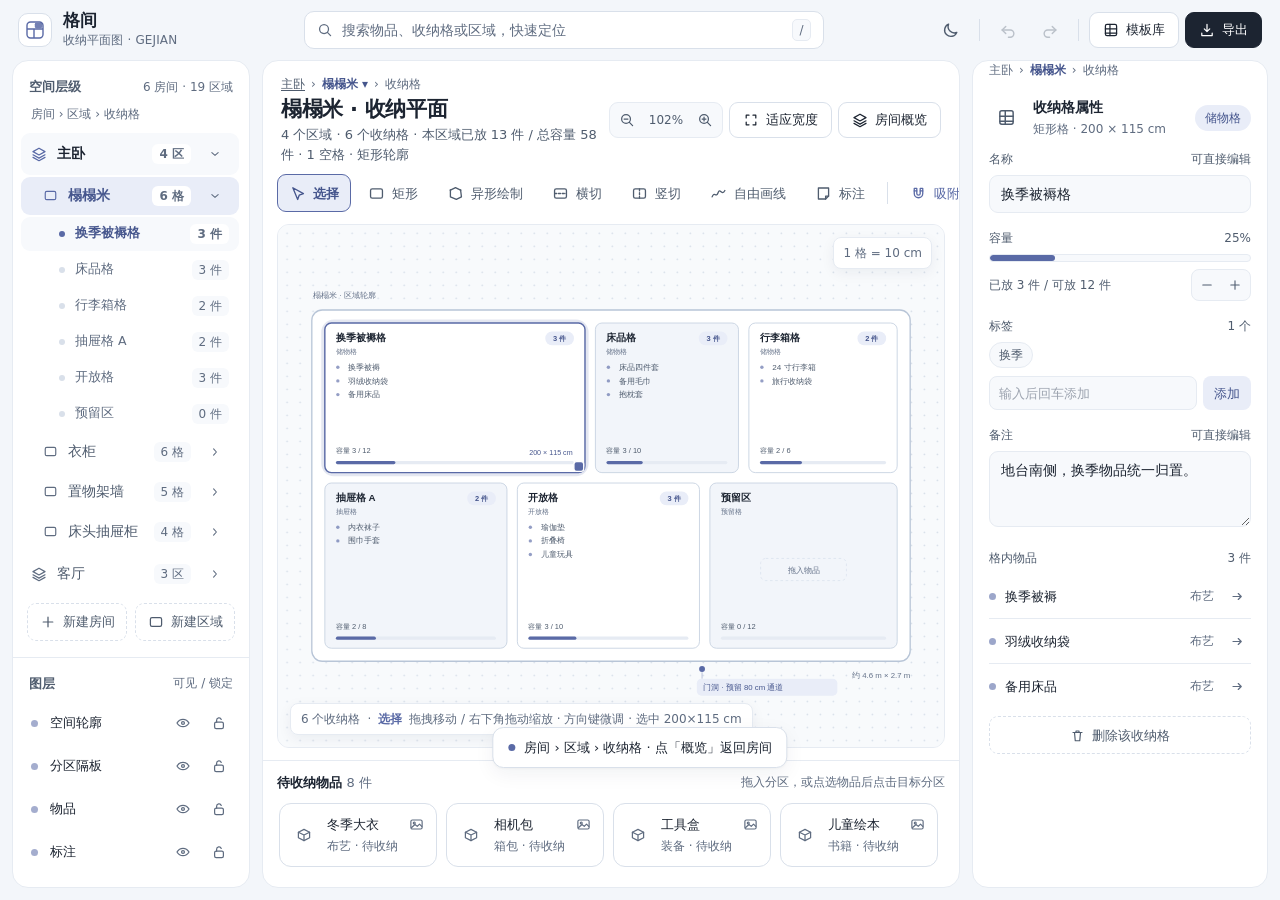
<file: index.html>
<!DOCTYPE html>
<html lang="zh-CN" data-theme="light">
<head>
<meta charset="UTF-8">
<meta name="viewport" content="width=device-width, initial-scale=1, viewport-fit=cover">
<meta name="theme-color" content="#f4f6f9">
<title>格间 · 居家收纳平面图</title>
<style id="tw-css">*,:after,:before{--tw-border-spacing-x:0;--tw-border-spacing-y:0;--tw-translate-x:0;--tw-translate-y:0;--tw-rotate:0;--tw-skew-x:0;--tw-skew-y:0;--tw-scale-x:1;--tw-scale-y:1;--tw-pan-x: ;--tw-pan-y: ;--tw-pinch-zoom: ;--tw-scroll-snap-strictness:proximity;--tw-gradient-from-position: ;--tw-gradient-via-position: ;--tw-gradient-to-position: ;--tw-ordinal: ;--tw-slashed-zero: ;--tw-numeric-figure: ;--tw-numeric-spacing: ;--tw-numeric-fraction: ;--tw-ring-inset: ;--tw-ring-offset-width:0px;--tw-ring-offset-color:#fff;--tw-ring-color:rgba(59,130,246,.5);--tw-ring-offset-shadow:0 0 #0000;--tw-ring-shadow:0 0 #0000;--tw-shadow:0 0 #0000;--tw-shadow-colored:0 0 #0000;--tw-blur: ;--tw-brightness: ;--tw-contrast: ;--tw-grayscale: ;--tw-hue-rotate: ;--tw-invert: ;--tw-saturate: ;--tw-sepia: ;--tw-drop-shadow: ;--tw-backdrop-blur: ;--tw-backdrop-brightness: ;--tw-backdrop-contrast: ;--tw-backdrop-grayscale: ;--tw-backdrop-hue-rotate: ;--tw-backdrop-invert: ;--tw-backdrop-opacity: ;--tw-backdrop-saturate: ;--tw-backdrop-sepia: ;--tw-contain-size: ;--tw-contain-layout: ;--tw-contain-paint: ;--tw-contain-style: }::backdrop{--tw-border-spacing-x:0;--tw-border-spacing-y:0;--tw-translate-x:0;--tw-translate-y:0;--tw-rotate:0;--tw-skew-x:0;--tw-skew-y:0;--tw-scale-x:1;--tw-scale-y:1;--tw-pan-x: ;--tw-pan-y: ;--tw-pinch-zoom: ;--tw-scroll-snap-strictness:proximity;--tw-gradient-from-position: ;--tw-gradient-via-position: ;--tw-gradient-to-position: ;--tw-ordinal: ;--tw-slashed-zero: ;--tw-numeric-figure: ;--tw-numeric-spacing: ;--tw-numeric-fraction: ;--tw-ring-inset: ;--tw-ring-offset-width:0px;--tw-ring-offset-color:#fff;--tw-ring-color:rgba(59,130,246,.5);--tw-ring-offset-shadow:0 0 #0000;--tw-ring-shadow:0 0 #0000;--tw-shadow:0 0 #0000;--tw-shadow-colored:0 0 #0000;--tw-blur: ;--tw-brightness: ;--tw-contrast: ;--tw-grayscale: ;--tw-hue-rotate: ;--tw-invert: ;--tw-saturate: ;--tw-sepia: ;--tw-drop-shadow: ;--tw-backdrop-blur: ;--tw-backdrop-brightness: ;--tw-backdrop-contrast: ;--tw-backdrop-grayscale: ;--tw-backdrop-hue-rotate: ;--tw-backdrop-invert: ;--tw-backdrop-opacity: ;--tw-backdrop-saturate: ;--tw-backdrop-sepia: ;--tw-contain-size: ;--tw-contain-layout: ;--tw-contain-paint: ;--tw-contain-style: }/*! tailwindcss v3.4.17 | MIT License | https://tailwindcss.com*/*,:after,:before{box-sizing:border-box;border:0 solid #e5e7eb}:after,:before{--tw-content:""}:host,html{line-height:1.5;-webkit-text-size-adjust:100%;-moz-tab-size:4;-o-tab-size:4;tab-size:4;font-family:ui-sans-serif,system-ui,sans-serif,Apple Color Emoji,Segoe UI Emoji,Segoe UI Symbol,Noto Color Emoji;font-feature-settings:normal;font-variation-settings:normal;-webkit-tap-highlight-color:transparent}body{margin:0;line-height:inherit}hr{height:0;color:inherit;border-top-width:1px}abbr:where([title]){-webkit-text-decoration:underline dotted;text-decoration:underline dotted}h1,h2,h3,h4,h5,h6{font-size:inherit;font-weight:inherit}a{color:inherit;text-decoration:inherit}b,strong{font-weight:bolder}code,kbd,pre,samp{font-family:ui-monospace,SFMono-Regular,Menlo,Monaco,Consolas,Liberation Mono,Courier New,monospace;font-feature-settings:normal;font-variation-settings:normal;font-size:1em}small{font-size:80%}sub,sup{font-size:75%;line-height:0;position:relative;vertical-align:baseline}sub{bottom:-.25em}sup{top:-.5em}table{text-indent:0;border-color:inherit;border-collapse:collapse}button,input,optgroup,select,textarea{font-family:inherit;font-feature-settings:inherit;font-variation-settings:inherit;font-size:100%;font-weight:inherit;line-height:inherit;letter-spacing:inherit;color:inherit;margin:0;padding:0}button,select{text-transform:none}button,input:where([type=button]),input:where([type=reset]),input:where([type=submit]){-webkit-appearance:button;background-color:transparent;background-image:none}:-moz-focusring{outline:auto}:-moz-ui-invalid{box-shadow:none}progress{vertical-align:baseline}::-webkit-inner-spin-button,::-webkit-outer-spin-button{height:auto}[type=search]{-webkit-appearance:textfield;outline-offset:-2px}::-webkit-search-decoration{-webkit-appearance:none}::-webkit-file-upload-button{-webkit-appearance:button;font:inherit}summary{display:list-item}blockquote,dd,dl,figure,h1,h2,h3,h4,h5,h6,hr,p,pre{margin:0}fieldset{margin:0}fieldset,legend{padding:0}menu,ol,ul{list-style:none;margin:0;padding:0}dialog{padding:0}textarea{resize:vertical}input::-moz-placeholder,textarea::-moz-placeholder{opacity:1;color:#9ca3af}input::placeholder,textarea::placeholder{opacity:1;color:#9ca3af}[role=button],button{cursor:pointer}:disabled{cursor:default}audio,canvas,embed,iframe,img,object,svg,video{display:block;vertical-align:middle}img,video{max-width:100%;height:auto}[hidden]:where(:not([hidden=until-found])){display:none}.visible{visibility:visible}.flex{display:flex}.inline-flex{display:inline-flex}.grid{display:grid}.hidden{display:none}.h-full{height:100%}.transform{transform:translate(var(--tw-translate-x),var(--tw-translate-y)) rotate(var(--tw-rotate)) skewX(var(--tw-skew-x)) skewY(var(--tw-skew-y)) scaleX(var(--tw-scale-x)) scaleY(var(--tw-scale-y))}.resize{resize:both}.flex-col{flex-direction:column}.outline{outline-style:solid}.blur{--tw-blur:blur(8px)}.blur,.filter{filter:var(--tw-blur) var(--tw-brightness) var(--tw-contrast) var(--tw-grayscale) var(--tw-hue-rotate) var(--tw-invert) var(--tw-saturate) var(--tw-sepia) var(--tw-drop-shadow)}.ease-in-out{transition-timing-function:cubic-bezier(.4,0,.2,1)}</style>
<style>
/* ============================================================
   格间 GEJIAN — 设计令牌
   浅色：冷白 / 浅灰 / 低饱和靛蓝   深色：深炭黑 + 灰蓝辅助
   ============================================================ */
:root{
  --chrome:#f3f6fa;      --surface:#ffffff;   --raised:#f7f9fc;
  --canvas:#f8fafc;      --well:#eef2f7;      --dot:#d7dfe9;
  --line:#e6ebf2;        --line-2:#d9e0ea;    --control:#cfd7e3;
  --ink:#1c2431;         --muted:#4f5c6e;     --faint:#5f6c80;
  --accent:#5a6aa6;      --accent-2:#46568d;  --accent-soft:#e9edf8;
  --accent-tint:#f2f4fb; --halo:rgba(90,106,166,.16);
  --warn:#b4544a;        --warn-soft:#fbedeb;  --warn-line:#e6c2bb;
  --zone:#ffffff;        --zone-alt:#f2f5fa;  --zone-line:#c9d3e2;
  --shadow:0 6px 20px rgba(24,36,60,.06), 0 1px 3px rgba(24,36,60,.04);
  --shadow-sm:0 4px 14px rgba(24,36,60,.06);
  --r-panel:16px; --r-card:12px; --r-ctrl:10px;
}
:root[data-theme="dark"]{
  --chrome:#14181e;      --surface:#1a1f27;   --raised:#202630;
  --canvas:#171c24;      --well:#12171e;      --dot:#2b3543;
  --line:#2a323e;        --line-2:#384252;    --control:#455165;
  --ink:#e9eef6;         --muted:#a8b4c5;     --faint:#8d9aad;
  --accent:#94a6d8;      --accent-2:#b3c2ea;  --accent-soft:#28334c;
  --accent-tint:#222b3c; --halo:rgba(148,166,216,.20);
  --warn:#e89084;        --warn-soft:#3a2426;  --warn-line:#5c3636;
  --zone:#1f2630;        --zone-alt:#232c38;  --zone-line:#3d4959;
  --shadow:0 6px 20px rgba(0,0,0,.34), 0 1px 3px rgba(0,0,0,.20);
  --shadow-sm:0 4px 14px rgba(0,0,0,.28);
}
*,*::before,*::after{box-sizing:border-box}
[hidden]{display:none !important}
html,body{height:100%;margin:0}
body{
  font-family:"Inter","PingFang SC","HarmonyOS Sans SC","Microsoft YaHei",system-ui,-apple-system,sans-serif;
  background:var(--chrome); color:var(--ink); font-size:14px; line-height:1.5;
  -webkit-font-smoothing:antialiased; overflow:hidden;
}
button,input,textarea{font:inherit;color:inherit}
button{cursor:pointer;background:none;border:0;padding:0}
input,textarea{background:none;border:0;outline:none}
svg{display:block}
:focus-visible{outline:2px solid var(--accent);outline-offset:2px;border-radius:6px}
::selection{background:var(--accent-soft);color:var(--ink)}
.num{font-variant-numeric:tabular-nums}

/* ---------- 语义色 ---------- */
.u-surface{background:var(--surface)}
.u-panel{background:var(--surface);border:1px solid var(--line);border-radius:var(--r-panel)}
.u-raised{background:var(--raised)}
.u-ink{color:var(--ink)} .u-muted{color:var(--muted)} .u-faint{color:var(--faint)}
.u-line{border-color:var(--line)} .u-accent{color:var(--accent)}
.u-divide{border-top:1px solid var(--line)}

/* ---------- 顶栏 ---------- */
.topbar{display:flex;align-items:center;gap:14px;min-height:60px;padding:0 18px;
  background:var(--chrome);flex:none;position:relative;z-index:40}
.brand{display:flex;align-items:center;gap:11px;flex:none;min-width:176px}
.brand-mark{width:34px;height:34px;border-radius:10px;background:var(--surface);
  border:1px solid var(--line-2);display:grid;place-items:center;flex:none}
.brand-name{font-size:17px;font-weight:650;letter-spacing:.02em;line-height:1.1}
.brand-sub{font-size:12px;color:var(--faint);letter-spacing:.01em;margin-top:2px}
.search-wrap{position:relative;flex:1;max-width:520px;margin:0 auto}
.search-box{height:38px;display:flex;align-items:center;gap:9px;padding:0 12px;
  background:var(--surface);border:1px solid var(--line-2);border-radius:var(--r-ctrl);
  transition:border-color .2s,box-shadow .2s}
.search-box:focus-within{border-color:var(--accent);box-shadow:0 0 0 3px var(--halo)}
.search-box input{flex:1;min-width:0;font-size:13.5px}
.search-box input::placeholder{color:var(--faint)}
.kbd{font-size:12px;color:var(--faint);border:1px solid var(--line);border-radius:5px;
  padding:1px 6px;background:var(--raised);white-space:nowrap}
.search-results{position:absolute;top:44px;left:0;right:0;z-index:80;background:var(--surface);
  border:1px solid var(--line-2);border-radius:var(--r-card);box-shadow:var(--shadow);
  padding:6px;max-height:290px;overflow:auto}
.search-results[hidden]{display:none}
.sr-item{display:flex;align-items:center;gap:10px;width:100%;padding:9px 10px;border-radius:8px;
  text-align:left;min-height:44px}
.sr-item:hover,.sr-item:focus-visible{background:var(--raised)}
.sr-empty{padding:16px 12px;color:var(--faint);font-size:13px}
.top-actions{display:flex;align-items:center;gap:6px;flex:none}
.icon-btn{width:36px;height:36px;border-radius:9px;display:grid;place-items:center;color:var(--muted);
  transition:background .18s,color .18s,transform .18s}
.icon-btn:hover{background:var(--raised);color:var(--ink)}
.icon-btn:active{transform:scale(.94)}
.icon-btn:disabled{opacity:.34;cursor:not-allowed}
.icon-btn.is-on{background:var(--accent-soft);color:var(--accent)}
.pill-btn{height:36px;display:flex;align-items:center;gap:7px;padding:0 13px;border-radius:9px;
  border:1px solid var(--line-2);background:var(--surface);font-size:13px;font-weight:520;
  color:var(--ink);transition:transform .18s,border-color .18s,box-shadow .18s}
.pill-btn:hover{border-color:var(--accent);box-shadow:var(--shadow-sm)}
.pill-btn:active{transform:translateY(1px)}
.pill-btn.primary{background:var(--ink);color:var(--surface);border-color:var(--ink)}
.pill-btn.primary:hover{opacity:.88}
.top-sep{width:1px;height:22px;background:var(--line-2);margin:0 4px}
.mobile-only{display:none}
.dropdown{position:absolute;z-index:90;background:var(--surface);border:1px solid var(--line-2);
  border-radius:var(--r-card);box-shadow:var(--shadow);padding:6px;min-width:196px}
.dropdown[hidden]{display:none}
.dd-item{display:flex;align-items:center;gap:10px;width:100%;min-height:42px;padding:8px 10px;
  border-radius:8px;font-size:13.5px;text-align:left}
.dd-item:hover{background:var(--raised)}
.dd-item span:last-child{color:var(--faint);font-size:12px;margin-left:auto}

/* ---------- 三栏主体 ---------- */
.main-grid{display:grid;grid-template-columns:238px minmax(0,1fr) 296px;gap:12px;
  padding:0 12px 12px;flex:1;min-height:0;background:var(--chrome)}
.side{display:flex;flex-direction:column;min-height:0;overflow:hidden;
  background:var(--surface);border:1px solid var(--line);border-radius:var(--r-panel)}
.side-scroll{overflow-y:auto;min-height:0;flex:1;scrollbar-width:thin}
.sec-head{display:flex;align-items:center;justify-content:space-between;padding:16px 16px 8px}
.sec-title{font-size:13px;font-weight:600;color:var(--muted)}
.sec-count{font-size:12px;color:var(--faint)}
.drawer-head{display:none}

/* 空间树 */
.tree-row{display:flex;align-items:center;gap:10px;width:calc(100% - 16px);margin:2px 8px;
  min-height:42px;padding:0 10px;border-radius:9px;text-align:left;color:var(--muted);
  transition:background .18s,color .18s}
.tree-row:hover{background:var(--raised);color:var(--ink)}
.tree-row.active{background:var(--raised);color:var(--ink);font-weight:600}
.tree-row.active .tree-ico{color:var(--accent)}
.tree-ico{color:var(--faint);flex:none}
.tree-name{font-size:13.5px;flex:1;min-width:0;overflow:hidden;text-overflow:ellipsis;white-space:nowrap}
.tree-badge{font-size:12px;color:var(--faint);background:var(--raised);
  border-radius:6px;padding:1px 7px;flex:none}
.tree-row.active .tree-badge{background:var(--surface)}
.tree-legend{font-size:12px;color:var(--faint);padding:0 18px 8px}
#spaceTree{max-height:52vh;overflow-y:auto;scrollbar-width:thin;padding-right:2px}
#spaceTree::-webkit-scrollbar{width:5px}
#spaceTree::-webkit-scrollbar-thumb{background:var(--line-2);border-radius:9px}
.lbl-short{display:none}
.tree-group{margin-bottom:2px}
.tree-row.lvl2{padding-left:22px;min-height:38px}
.tree-row.lvl3{padding-left:38px;min-height:34px;color:var(--faint)}
.tree-row.lvl3 .tree-name{font-size:12.5px}
.tree-row.lvl2.active{background:var(--accent-soft);color:var(--accent-2);font-weight:600}
.tree-row.lvl3.active{background:var(--raised);color:var(--accent-2)}
.tree-caret{margin-left:auto;width:28px;height:28px;border-radius:6px;display:grid;place-items:center;
  color:var(--faint);flex:none;transition:transform .2s}
.tree-caret.closed{transform:rotate(-90deg)}
.tree-caret:hover{background:var(--surface);color:var(--ink)}
.tree-dot{width:6px;height:6px;border-radius:50%;background:var(--line-2);flex:none}
.tree-row.lvl3.active .tree-dot{background:var(--accent)}
.crumb{display:flex;align-items:center;gap:6px;font-size:12px;color:var(--faint);
  margin-bottom:3px;min-height:18px;flex-wrap:nowrap;white-space:nowrap;overflow:hidden;max-width:100%}
.crumb button{color:var(--muted);text-decoration:underline;text-underline-offset:2px;min-height:18px}
.crumb button:hover{color:var(--accent-2)}
.crumb span.cur,.crumb button.cur{color:var(--accent-2);font-weight:600;text-decoration:none}
.tray-info{cursor:pointer}
.side-foot{padding:12px 14px;border-top:1px solid var(--line)}
.ghost-btn{width:100%;min-height:38px;border:1px dashed var(--line-2);border-radius:9px;
  display:flex;align-items:center;justify-content:center;gap:7px;font-size:13px;color:var(--muted);
  transition:border-color .18s,color .18s,background .18s}
.ghost-btn:hover{border-color:var(--accent);color:var(--accent);background:var(--accent-tint)}

/* 图层 */
.layer-row{display:flex;align-items:center;gap:4px;margin:1px 8px;padding:0 6px 0 10px;
  min-height:42px;border-radius:9px;transition:background .18s}
.layer-row:hover{background:var(--raised)}
.layer-name{flex:1;font-size:13px;color:var(--ink)}
.layer-row.is-hidden .layer-name{color:var(--faint);text-decoration:line-through;text-decoration-color:var(--line-2)}
.layer-dot{width:7px;height:7px;border-radius:50%;background:var(--accent);opacity:.55;flex:none;margin-right:8px}
.layer-row.is-hidden .layer-dot{opacity:.15}
.layer-btn{width:32px;height:32px;border-radius:7px;display:grid;place-items:center;color:var(--faint)}
.layer-btn:hover{background:var(--surface);color:var(--ink)}
.layer-btn.is-off{color:var(--line-2)}
.layer-btn.is-locked{color:var(--accent)}

/* ---------- 中栏 / 画布 ---------- */
.center-col{display:flex;flex-direction:column;min-height:0;min-width:0;overflow:hidden;
  background:var(--surface);border:1px solid var(--line);border-radius:var(--r-panel)}
.canvas-head{display:flex;align-items:center;justify-content:space-between;gap:12px;
  padding:14px 18px 10px;flex:none}
.canvas-head h1{font-size:21px;font-weight:640;letter-spacing:-.015em;margin:0;line-height:1.25}
.canvas-sub{font-size:13px;color:var(--muted);margin-top:3px}
.head-tools{display:flex;align-items:center;gap:6px;flex:none}
.zoom-group{display:flex;align-items:center;gap:2px;background:var(--raised);
  border:1px solid var(--line);border-radius:9px;padding:2px}
.zoom-group button{width:30px;height:30px;border-radius:7px;display:grid;place-items:center;color:var(--muted)}
.zoom-group button:hover{background:var(--surface);color:var(--ink)}
.zoom-label{font-size:12px;color:var(--muted);min-width:44px;text-align:center}

/* 工具栏 */
.toolbar{display:flex;align-items:center;gap:5px;padding:0 14px 12px;overflow-x:auto;flex:none;
  scrollbar-width:none;-ms-overflow-style:none}
.toolbar::-webkit-scrollbar{display:none}
.tool{display:flex;align-items:center;gap:7px;height:38px;padding:0 11px;border-radius:9px;
  border:1px solid transparent;color:var(--muted);font-size:13px;white-space:nowrap;flex:none;
  transition:background .18s,color .18s,border-color .18s,transform .18s}
.tool:hover{background:var(--raised);color:var(--ink)}
.tool:active{transform:translateY(1px)}
.tool.active{background:var(--accent-soft);color:var(--accent-2);border-color:var(--accent);font-weight:600}
.tool.toggle-on{color:var(--accent)}
.tool-sep{width:1px;height:22px;background:var(--line-2);margin:0 5px;flex:none}

/* 画布 */
.canvas-wrap{position:relative;flex:1;min-height:0;margin:0 14px;border-radius:12px;
  border:1px solid var(--line);background:var(--canvas);overflow:hidden}
#plan{width:100%;height:100%;touch-action:none;cursor:grab;display:block}
#plan.drawing{cursor:crosshair}
#plan.panning{cursor:grabbing}
.canvas-corner{position:absolute;bottom:12px;left:12px;display:flex;align-items:center;gap:7px;
  background:var(--surface);border:1px solid var(--line);border-radius:8px;padding:6px 10px;
  font-size:12px;color:var(--faint);box-shadow:var(--shadow-sm);pointer-events:none}
.canvas-corner b{color:var(--accent);font-weight:600}
.canvas-compass{position:absolute;top:12px;right:12px;background:var(--surface);
  border:1px solid var(--line);border-radius:8px;padding:6px 9px;font-size:12px;color:var(--faint);
  box-shadow:var(--shadow-sm);pointer-events:none}
.mobile-zoom{display:none;position:absolute;right:12px;bottom:12px;z-index:25;
  align-items:center;gap:2px;background:var(--surface);border:1px solid var(--line);
  border-radius:11px;padding:3px;box-shadow:var(--shadow-sm)}
.mobile-zoom button{width:40px;height:40px;border-radius:8px;display:grid;place-items:center;
  color:var(--muted)}
.mobile-zoom button:hover{background:var(--raised);color:var(--ink)}
.mobile-zoom span{font-size:12px;color:var(--muted);min-width:38px;text-align:center}
.mobile-zoom .mz-fit{width:auto;padding:0 10px;font-size:12.5px;color:var(--accent)}
.canvas-tip{position:absolute;top:12px;left:12px;max-width:min(72%,340px);
  background:var(--surface);border:1px solid var(--line);border-radius:9px;padding:8px 11px;
  font-size:12px;color:var(--muted);box-shadow:var(--shadow-sm);pointer-events:none;
  transition:opacity .25s}
.canvas-tip[hidden]{display:none}

/* ---------- 防重叠反馈 / 尺寸手柄 ---------- */
.rh{cursor:nwse-resize}
.draft-hint{pointer-events:none;user-select:none}
/* ---------- 照片缩略图 ---------- */
.ph{display:block;object-fit:cover;border-radius:7px;flex:none;border:1px solid var(--line);background:var(--raised)}
.ph-24{width:24px;height:24px}
.ph-32{width:32px;height:32px;border-radius:9px}
.tray-info{position:absolute;right:6px;top:6px;width:28px;height:28px;border-radius:7px;
  display:grid;place-items:center;color:var(--faint);z-index:2}
.tray-info:hover{background:var(--raised);color:var(--accent)}
.item-open{color:var(--ink);text-align:left;flex:1;min-width:0;overflow:hidden;text-overflow:ellipsis;white-space:nowrap;
  padding:0;font-size:13px;background:none;border:0}
.item-open:hover{color:var(--accent);text-decoration:underline}
/* ---------- 物品详情弹窗 ---------- */
.item-path{font-size:12.5px;color:var(--muted);margin:5px 0 0}
.item-body{display:grid;grid-template-columns:230px minmax(0,1fr);gap:20px;padding:14px 24px 24px}
.item-photo{width:100%;height:210px;border-radius:12px;background:var(--raised);
  border:1px dashed var(--line-2);display:grid;place-items:center;overflow:hidden}
.item-photo img{width:100%;height:100%;object-fit:contain;background:var(--surface)}
.ph-empty{text-align:center;color:var(--faint);font-size:12.5px;line-height:1.7;padding:0 12px}
.ph-actions{display:flex;gap:8px;margin-top:10px}
.ph-btn{flex:1;min-height:40px;border-radius:9px;border:1px solid var(--line-2);
  background:var(--surface);font-size:12.5px;display:flex;align-items:center;justify-content:center;gap:6px}
.ph-btn:hover{border-color:var(--accent);color:var(--accent)}
.ph-btn.primary{background:var(--accent);border-color:var(--accent);color:#fff}
.ph-btn.primary:hover{opacity:.9;color:#fff}
.ph-switch{display:flex;gap:6px;margin-top:10px;overflow-x:auto;padding-bottom:2px}
.ph-switch button{width:38px;height:38px;border-radius:9px;border:1px solid var(--line);
  display:grid;place-items:center;flex:none;overflow:hidden;padding:0}
.ph-switch button.active{border-color:var(--accent);box-shadow:0 0 0 2px var(--halo)}
.ph-switch button img{width:32px;height:32px;border:0}
.item-loc{display:flex;align-items:center;gap:7px;font-size:12.5px;color:var(--muted);
  background:var(--raised);border-radius:9px;padding:9px 11px;margin-bottom:14px}
.item-note{font-size:12px;color:var(--faint);line-height:1.6;margin-top:14px}
/* ---------- 手机选中快捷条 ---------- */
.mobile-sel{display:none;position:absolute;left:8px;right:8px;bottom:8px;height:48px;z-index:26;
  align-items:center;gap:8px;background:var(--surface);border:1px solid var(--line);
  border-radius:11px;padding:0 8px 0 12px;box-shadow:var(--shadow-sm)}
.mobile-sel .ms-txt{min-width:0;flex:1;line-height:1.25}
.mobile-sel .ms-name{font-size:13px;font-weight:600;white-space:nowrap;overflow:hidden;text-overflow:ellipsis;display:block}
.mobile-sel .ms-sub{font-size:11.5px;color:var(--faint);display:block}
.mobile-sel button{min-height:38px;padding:0 10px;border-radius:8px;background:var(--accent-soft);
  color:var(--accent-2);font-size:12.5px;flex:none}
/* ---------- 区域快速切换 ---------- */
#areaMenu{position:fixed;z-index:95;min-width:190px}
.dd-item .dd-check{margin-left:auto;color:var(--accent)}

/* SVG 交互态 */
.zone{cursor:pointer}
.zone .zone-shape{transition:stroke .18s,fill .18s,stroke-width .18s}
.zone:hover .zone-shape{stroke:var(--accent)}
.zone-halo{fill:none;stroke:var(--accent);stroke-width:11;opacity:0;transition:opacity .2s;pointer-events:none}
.zone.selected .zone-halo{opacity:.16}
.zone.drop-target .zone-halo{opacity:.5}
.zone.selected .zone-shape{stroke:var(--accent);stroke-width:2.2}
.zone.drop-target .zone-shape{stroke:var(--accent);stroke-width:2.6}
.zone.flash .zone-shape{animation:zoneFlash 1s ease-in-out 3}
.zone.flash .zone-halo{animation:haloFlash 1s ease-in-out 3}
@keyframes zoneFlash{0%,100%{stroke:var(--accent);}50%{stroke:var(--accent-2);stroke-width:3.4}}
@keyframes haloFlash{0%,100%{opacity:.13}50%{opacity:.52}}
.svg-text{pointer-events:none;user-select:none}
.zone-hit{fill:transparent;stroke:none;pointer-events:all}

/* 行内标注输入 */
.inline-editor{position:absolute;z-index:30;background:var(--surface);border:1px solid var(--accent);
  border-radius:9px;box-shadow:var(--shadow);padding:8px;display:flex;gap:6px;align-items:center}
.inline-editor[hidden]{display:none}
.inline-editor input{width:168px;height:32px;padding:0 8px;background:var(--raised);
  border-radius:6px;font-size:13px}
.inline-editor button{height:32px;padding:0 11px;border-radius:6px;background:var(--accent);
  color:#fff;font-size:13px}

/* ---------- 底部托盘 ---------- */
.tray{flex:none;padding:12px 14px 14px;border-top:1px solid var(--line);margin-top:12px}
.tray-head{display:flex;align-items:center;justify-content:space-between;gap:10px;margin-bottom:9px}
.tray-title{font-size:13px;font-weight:600}
.tray-hint{font-size:12px;color:var(--faint)}
.tray-list{display:flex;gap:9px;overflow-x:auto;padding:2px 2px 6px;scrollbar-width:thin}
.tray-list::-webkit-scrollbar{height:5px}
.tray-list::-webkit-scrollbar-thumb{background:var(--line-2);border-radius:9px}
.tray-card{position:relative;flex:none;min-width:158px;max-width:190px;min-height:64px;
  background:var(--surface);  border:1px solid var(--line-2);border-radius:var(--r-card);
  padding:10px 11px;display:flex;align-items:center;gap:10px;text-align:left;
  transition:transform .2s,box-shadow .2s,border-color .2s;touch-action:pan-x;user-select:none}
.tray-card:hover{transform:translateY(-3px);box-shadow:var(--shadow-sm);border-color:var(--accent)}
.tray-card.armed{transform:translateY(-4px);border-color:var(--accent);
  box-shadow:0 0 0 3px var(--halo),var(--shadow-sm)}
.tray-ico{width:26px;height:26px;display:grid;place-items:center;
  color:var(--faint);flex:none}
.tray-name{font-size:13px;font-weight:550;white-space:nowrap;overflow:hidden;text-overflow:ellipsis}
.tray-cat{font-size:12px;color:var(--faint);margin-top:2px}
.tray-grip{position:absolute;right:9px;top:9px;color:var(--line-2)}
.tray-empty{font-size:13px;color:var(--faint);padding:14px 4px}
.armed-bar{display:none;align-items:center;gap:9px;margin-bottom:9px;padding:8px 11px;
  background:var(--accent-soft);border-radius:9px;color:var(--accent-2);font-size:13px}
.armed-bar.show{display:flex}
.armed-bar button{margin-left:auto;color:var(--accent-2);font-size:12px;text-decoration:underline}
.drag-ghost{position:fixed;z-index:200;pointer-events:none;background:var(--surface);
  border:1px solid var(--accent);border-radius:10px;padding:8px 12px;font-size:13px;
  box-shadow:var(--shadow);transform:translate(-50%,-50%) rotate(-2deg);white-space:nowrap}

/* ---------- 右侧属性 ---------- */
.prop{padding:0 16px 16px}
.prop-hero{padding:16px 16px 12px;display:flex;align-items:center;gap:10px}
.prop-hero-ico{width:34px;height:34px;display:grid;place-items:center;
  color:var(--muted);flex:none}
.chip{display:inline-flex;align-items:center;gap:5px;font-size:12px;padding:3px 9px;
  border-radius:999px;background:var(--raised);color:var(--muted);border:1px solid var(--line)}
.chip.accent{background:var(--accent-soft);color:var(--accent-2);border-color:transparent}
.field{margin-bottom:16px}
.field-label{font-size:12px;color:var(--muted);margin-bottom:7px;display:flex;justify-content:space-between}
.field-input{width:100%;min-height:38px;padding:8px 11px;background:var(--raised);
  border:1px solid var(--line);border-radius:9px;font-size:13.5px;transition:border-color .18s}
.field-input:focus{border-color:var(--accent)}
textarea.field-input{resize:vertical;min-height:76px;line-height:1.55}
.cap-track{height:8px;border-radius:999px;background:var(--raised);overflow:hidden;border:1px solid var(--line)}
.cap-fill{height:100%;background:var(--accent);border-radius:999px;transition:width .35s ease}
.cap-meta{display:flex;align-items:center;justify-content:space-between;margin-top:7px;font-size:12px;color:var(--muted)}
.stepper{display:flex;align-items:center;gap:2px;background:var(--raised);border:1px solid var(--line);border-radius:8px;padding:2px}
.stepper button{width:26px;height:26px;border-radius:6px;display:grid;place-items:center;color:var(--muted)}
.stepper button:hover{background:var(--surface);color:var(--ink)}
.tag-row{display:flex;flex-wrap:wrap;gap:6px}
.tag-add{display:flex;gap:6px;margin-top:8px}
.tag-add input{flex:1;min-width:0;height:34px;padding:0 9px;background:var(--raised);
  border:1px solid var(--line);border-radius:8px;font-size:13px}
.tag-add button{height:34px;padding:0 11px;border-radius:8px;background:var(--accent-soft);
  color:var(--accent-2);font-size:13px}
.item-row{display:flex;align-items:center;gap:9px;padding:8px 0;border-bottom:1px solid var(--line)}
.item-row:last-child{border-bottom:0}
.item-dot{width:7px;height:7px;border-radius:50%;background:var(--accent);opacity:.6;flex:none}
.item-name{font-size:13px;flex:1;min-width:0;overflow:hidden;text-overflow:ellipsis;white-space:nowrap}
.item-cat{font-size:12px;color:var(--faint)}
.item-remove{width:28px;height:28px;border-radius:7px;display:grid;place-items:center;color:var(--faint)}
.item-remove:hover{background:var(--raised);color:var(--accent)}
.empty-state{padding:30px 18px;text-align:center;color:var(--faint)}
.empty-state .es-ico{width:52px;height:52px;margin:0 auto 14px;border-radius:14px;
  background:var(--raised);display:grid;place-items:center;color:var(--muted)}
.empty-state p{font-size:13px;line-height:1.7;margin:0}

/* ---------- 浮层：弹窗 / 抽屉 / 提示 ---------- */
.scrim{position:fixed;inset:0;background:rgba(18,26,40,.34);z-index:70;opacity:0;
  pointer-events:none;transition:opacity .25s}
.scrim.show{opacity:1;pointer-events:auto}
.modal{position:fixed;z-index:100;left:50%;top:50%;transform:translate(-50%,-48%) scale(.98);
  width:min(760px,calc(100vw - 32px));max-height:min(84vh,760px);overflow:auto;
  background:var(--surface);border:1px solid var(--line-2);border-radius:18px;box-shadow:var(--shadow);
  opacity:0;pointer-events:none;transition:opacity .22s,transform .22s}
.modal.show{opacity:1;pointer-events:auto;transform:translate(-50%,-50%) scale(1)}
.modal-head{display:flex;align-items:flex-start;justify-content:space-between;gap:16px;padding:22px 24px 6px}
.modal-head h2{font-size:19px;font-weight:640;margin:0}
.modal-head p{font-size:13px;color:var(--muted);margin:5px 0 0}
.tpl-grid{display:grid;grid-template-columns:repeat(3,minmax(0,1fr));gap:12px;padding:16px 24px 24px}
.tpl-card{border:1px solid var(--line);border-radius:12px;padding:12px;text-align:left;
  transition:transform .2s,box-shadow .2s,border-color .2s;background:var(--surface)}
.tpl-card:hover{transform:translateY(-3px);box-shadow:var(--shadow-sm);border-color:var(--accent)}
.tpl-thumb{height:96px;border-radius:8px;background:var(--canvas);border:1px solid var(--line);
  display:grid;place-items:center;margin-bottom:11px;overflow:hidden}
.tpl-thumb svg{width:100%;height:100%}
.tpl-name{font-size:13.5px;font-weight:600}
.tpl-desc{font-size:12px;color:var(--faint);margin-top:3px;line-height:1.5}
.tpl-use{font-size:12px;color:var(--accent-2);margin-top:9px;display:flex;align-items:center;gap:5px}
.toast{position:fixed;left:50%;bottom:132px;transform:translate(-50%,14px);z-index:95;
  display:flex;align-items:center;gap:9px;background:var(--surface);border:1px solid var(--line-2);
  border-radius:11px;padding:10px 15px;box-shadow:var(--shadow);font-size:13px;
  opacity:0;pointer-events:none;transition:opacity .24s,transform .24s;max-width:90vw}
.toast.show{opacity:1;transform:translate(-50%,0)}
.toast-dot{width:7px;height:7px;border-radius:50%;background:var(--accent);flex:none}

/* 手机底部导航 */
.mobile-nav{display:none;position:fixed;left:0;right:0;bottom:0;z-index:65;height:58px;
  padding-bottom:env(safe-area-inset-bottom);background:var(--surface);border-top:1px solid var(--line);
  align-items:stretch}
.mobile-nav button{flex:1;display:flex;flex-direction:column;align-items:center;justify-content:center;
  gap:2px;color:var(--faint);font-size:12px;min-height:56px}
.mobile-nav button.active{color:var(--accent)}
.mobile-nav button.active .mn-ico{background:var(--accent-soft)}
.mn-ico{width:36px;height:24px;border-radius:7px;display:grid;place-items:center;transition:background .2s}

/* 平板：右栏折叠 */
.tablet-only{display:none}
#rightPanel,#leftPanel{transition:transform .28s cubic-bezier(.22,.8,.3,1),box-shadow .28s}

/* ---------- 响应式 ---------- */
@media (max-width:1199px){
  .main-grid{grid-template-columns:220px minmax(0,1fr);gap:10px;padding:0 10px 10px}
  #rightPanel{position:fixed;right:0;top:0;bottom:0;width:min(340px,86vw);z-index:80;
    border-radius:16px 0 0 16px;transform:translateX(101%)}
  #rightPanel.open{transform:translateX(0)}
  #rightPanel .drawer-head{display:flex}
  .tablet-only{display:inline-flex}
  .brand{min-width:0}
  .brand-sub{display:none}
  .toolbar{margin-right:10px}
  .head-tools .zoom-group{display:none}
  #fitBtn{display:none}
  .mobile-zoom{display:flex}
  .lbl-full{display:none}
  .lbl-short{display:inline}
  .canvas-head{gap:8px}
}
@media (max-width:767px){
  .topbar{min-height:0;flex-wrap:wrap;gap:8px;padding:9px 12px 10px}
  .brand{min-width:0;flex:1}
  .brand-sub{display:none}
  .brand-name{font-size:16px}
  .search-wrap{order:5;flex:1 0 100%;max-width:none;margin:0}
  .search-box{height:40px}
  .kbd{display:none}
  .desktop-actions{display:none}
  .mobile-only{display:flex;align-items:center;gap:4px}
  .mobile-only .icon-btn{width:40px;height:40px}
  .main-grid{display:block;padding:0;flex:1}
  .side{position:fixed;top:0;bottom:0;width:min(340px,88vw);z-index:80;border-radius:0 16px 16px 0;
    transform:translateX(-101%)}
  #rightPanel{width:min(340px,88vw);border-radius:16px 0 0 16px;transform:translateX(101%)}
  #leftPanel.open,#rightPanel.open{transform:translateX(0)}
  .side .drawer-head{display:flex}
  .center-col{height:100%;border:0;border-radius:0;padding-bottom:164px}
  .canvas-head{padding:10px 16px 8px}
  .canvas-head h1{font-size:18px}
  .canvas-sub{font-size:12px}
  .head-tools .zoom-group{display:none}
  .toolbar{margin:0 16px;padding:0 0 10px;gap:6px}
  .tool{height:44px;padding:0 13px;font-size:13px}
  .tool-sep{margin:0 3px}
  .canvas-wrap{margin:0 16px;min-height:220px}
  .canvas-tip{font-size:12px;padding:7px 9px;max-width:56%}
  .canvas-corner,.canvas-compass{display:none}
  .mobile-zoom{display:flex;top:10px;right:10px;bottom:auto}
  .mobile-sel{display:flex}
  .mobile-sel button{min-height:40px}
  .tray-info{width:36px;height:36px}
  .item-body{grid-template-columns:1fr;gap:14px;padding:12px 16px 20px}
  .item-photo{height:180px}
  .ph-btn{min-height:44px}
  .tray{position:fixed;left:0;right:0;bottom:58px;z-index:60;margin:0;padding:9px 16px 8px;
    background:var(--surface);border-top:1px solid var(--line);box-shadow:0 -6px 18px rgba(20,30,50,.05)}
  .tray-list{min-height:70px}
  .tray-card{min-width:146px;min-height:60px}
  .tray-hint{display:none}
  .mobile-nav{display:flex}
  .icon-btn{width:40px;height:40px}
  .pill-btn{height:40px}
  .tpl-grid{grid-template-columns:repeat(2,minmax(0,1fr));gap:10px;padding:14px 16px 18px}
  .modal-head{padding:18px 16px 4px}
  .tpl-thumb{height:78px}
  .toast{top:300px;bottom:auto;left:50%;right:auto;transform:translate(-50%,12px);
    font-size:13px;max-width:calc(100vw - 32px);min-width:0}
  .toast.show{transform:translate(-50%,0)}
  .lbl-full{display:none}
  .lbl-short{display:inline}
  #detailBtn{display:none !important}
  #spaceTree{max-height:40vh}
  .layer-btn,.tree-row,.dd-item,.sr-item,.tree-row.lvl2,.tree-row.lvl3{min-height:44px}
  .tree-caret{width:36px;height:36px}
  .layer-btn{width:40px;height:40px}
}
@media (max-width:400px){
  .canvas-head .head-tools .hide-xs{display:none}
  .tpl-grid{grid-template-columns:1fr}
}
@media (prefers-reduced-motion:reduce){
  *,*::before,*::after{animation-duration:.01ms !important;transition-duration:.01ms !important}
}
</style>
</head>
<body>
<div id="app" class="flex flex-col h-full">

  <!-- ================= 顶栏 ================= -->
  <header class="topbar">
    <div class="brand">
      <div class="brand-mark" aria-hidden="true">
        <svg width="20" height="20" viewBox="0 0 20 20" fill="none">
          <rect x="2" y="2" width="16" height="16" rx="3.5" stroke="var(--accent)" stroke-width="1.4"/>
          <path d="M2 9h16M9 9v9" stroke="var(--accent)" stroke-width="1.4"/>
          <rect x="9.8" y="2.8" width="7.4" height="5.4" rx="1.4" fill="var(--accent)" opacity=".85"/>
        </svg>
      </div>
      <div>
        <div class="brand-name">格间</div>
        <div class="brand-sub">收纳平面图 · GEJIAN</div>
      </div>
    </div>

    <div class="search-wrap">
      <div class="search-box">
        <svg width="16" height="16" viewBox="0 0 20 20" fill="none" style="color:var(--faint);flex:none">
          <circle cx="8.8" cy="8.8" r="5.6" stroke="currentColor" stroke-width="1.6"/>
          <path d="m13 13 4 4" stroke="currentColor" stroke-width="1.6" stroke-linecap="round"/>
        </svg>
        <input id="searchInput" type="search" autocomplete="off" placeholder="搜索物品、收纳格或区域，快速定位" aria-label="搜索物品、收纳格或区域">
        <span class="kbd">/</span>
      </div>
      <div id="searchResults" class="search-results" hidden></div>
    </div>

    <div class="top-actions desktop-actions">
      <button id="themeToggle" class="icon-btn" title="切换深浅主题" aria-label="切换深浅主题"></button>
      <div class="top-sep"></div>
      <button id="undoBtn" class="icon-btn" title="撤销 (Ctrl+Z)" aria-label="撤销" disabled></button>
      <button id="redoBtn" class="icon-btn" title="重做 (Ctrl+Shift+Z)" aria-label="重做" disabled></button>
      <div class="top-sep"></div>
      <button id="tplBtn" class="pill-btn"><span data-icon="grid"></span>模板库</button>
      <div style="position:relative">
        <button id="exportBtn" class="pill-btn primary"><span data-icon="download"></span>导出</button>
        <div id="exportMenu" class="dropdown" style="right:0;top:44px" hidden></div>
      </div>
    </div>

    <div class="top-actions mobile-only">
      <button id="mTheme" class="icon-btn" aria-label="切换深浅主题"></button>
      <div style="position:relative">
        <button id="mMore" class="icon-btn" aria-label="更多操作"></button>
        <div id="mobileMoreMenu" class="dropdown" style="right:0;top:46px" hidden></div>
      </div>
    </div>
  </header>

  <!-- ================= 三栏主体 ================= -->
  <div class="main-grid">

    <!-- 左栏 -->
    <aside id="leftPanel" class="side" aria-label="空间与图层面板">
      <div class="drawer-head sec-head" style="padding:14px 16px 8px">
        <span class="sec-title" style="font-size:15px;font-weight:650;color:var(--ink)">空间与图层</span>
        <button class="icon-btn drawer-close" aria-label="关闭面板"></button>
      </div>
      <div class="side-scroll">
        <div class="sec-head"><span class="sec-title">空间层级</span><span id="spaceCount" class="sec-count"></span></div>
        <div class="tree-legend">房间 › 区域 › 收纳格</div>
        <div id="spaceTree"></div>
        <div class="side-foot" style="border-top:0;padding:4px 14px 10px;display:flex;gap:8px">
          <button id="addSpaceBtn" class="ghost-btn"><span data-icon="plus"></span>新建房间</button>
          <button id="addAreaBtn" class="ghost-btn"><span data-icon="rect"></span>新建区域</button>
        </div>
        <div class="sec-head" style="margin-top:6px;border-top:1px solid var(--line);padding-top:16px">
          <span class="sec-title">图层</span><span class="sec-count">可见 / 锁定</span>
        </div>
        <div id="layerList"></div>
      </div>
      <div class="side-foot" style="display:none"></div>
    </aside>

    <!-- 中栏 -->
    <main class="center-col">
      <div class="canvas-head">
        <div style="min-width:0">
          <div id="crumb" class="crumb"></div>
          <h1 id="spaceTitle">主卧 · 收纳平面</h1>
          <div id="spaceMeta" class="canvas-sub"></div>
        </div>
        <div class="head-tools">
          <div class="zoom-group">
            <button id="zoomOut" aria-label="缩小"></button>
            <span id="zoomLabel" class="zoom-label num">100%</span>
            <button id="zoomIn" aria-label="放大"></button>
          </div>
          <button id="fitBtn" class="pill-btn hide-xs"><span data-icon="fit"></span>适应宽度</button>
          <button id="backRoomBtn" class="pill-btn"><span data-icon="layers"></span><span class="lbl-full">房间概览</span><span class="lbl-short">概览</span></button>
          <button id="detailBtn" class="pill-btn tablet-only"><span data-icon="panel"></span>详情</button>
        </div>
      </div>

      <div class="toolbar" id="toolbar" role="toolbar" aria-label="绘图工具"></div>

      <div class="canvas-wrap" id="canvasWrap">
        <svg id="plan" viewBox="0 0 1040 660" preserveAspectRatio="xMidYMid meet" aria-label="收纳分区平面画布">
          <defs>
            <pattern id="dots" width="20" height="20" patternUnits="userSpaceOnUse">
              <circle id="dotCircle" cx="2" cy="2" r="1.35" fill="#d7dfe9"></circle>
            </pattern>
          </defs>
          <rect id="bgRect" x="-4000" y="-4000" width="9000" height="9000" fill="#f8fafc"></rect>
          <rect id="gridRect" x="-4000" y="-4000" width="9000" height="9000" fill="url(#dots)"></rect>
          <g id="scene"></g>
          <g id="draft"></g>
        </svg>
        <div id="canvasTip" class="canvas-tip" hidden></div>
        <div class="canvas-corner"><span class="num" id="cornerCount"></span><span>·</span><b id="cornerTool">选择</b><span id="cornerHint">拖拽移动分区，空白处拖动平移</span></div>
        <div class="canvas-compass num">1 格 = 10 cm</div>
        <div id="inlineEditor" class="inline-editor" hidden>
          <input id="inlineInput" type="text" placeholder="输入标注内容" maxlength="24">
          <button id="inlineOk">添加</button>
        </div>
        <div class="mobile-zoom" aria-label="画布缩放">
          <button id="mZoomOut" aria-label="缩小"></button>
          <span id="mZoomLabel" class="num">100%</span>
          <button id="mZoomIn" aria-label="放大"></button>
          <button id="mFit" class="mz-fit" aria-label="适应宽度">适应</button>
        </div>
        <div id="mobileSelBar" class="mobile-sel" aria-label="当前选中收纳格">
          <div class="ms-txt"><span id="msName" class="ms-name">未选择收纳格</span><span id="msSub" class="ms-sub">点击画布中的格子查看</span></div>
          <button id="msPhoto" data-mb="photo">照片</button>
          <button id="msDetail" data-mb="detail">详情</button>
        </div>
      </div>

      <div class="tray">
        <div class="tray-head">
          <span class="tray-title">待收纳物品 <span id="trayCount" class="num u-faint" style="font-weight:400"></span></span>
          <span class="tray-hint">拖入分区，或点选物品后点击目标分区</span>
        </div>
        <div id="armedBar" class="armed-bar">
          <span data-icon="hand"></span><span id="armedText"></span>
          <button id="armedCancel">取消</button>
        </div>
        <div id="trayList" class="tray-list"></div>
      </div>
    </main>

    <!-- 右栏 -->
    <aside id="rightPanel" class="side" aria-label="分区属性面板">
      <div class="drawer-head sec-head" style="padding:14px 16px 8px">
        <span class="sec-title" style="font-size:15px;font-weight:650;color:var(--ink)">分区详情</span>
        <button class="icon-btn drawer-close" aria-label="关闭面板"></button>
      </div>
      <div class="side-scroll">
        <div id="propEmpty" class="empty-state">
          <div class="es-ico"><span data-icon="cursor"></span></div>
          <p>在房间概览选择区域，或进入区域后选择一个收纳格<br>即可编辑名称、容量、标签、备注与物品</p>
        </div>
        <div id="propBody" hidden></div>
      </div>
    </aside>
  </div>

  <!-- ================= 手机底部导航 ================= -->
  <nav class="mobile-nav" aria-label="底部导航">
    <button data-drawer="left"><span class="mn-ico"><span data-icon="layers"></span></span>空间</button>
    <button data-drawer="canvas" class="active"><span class="mn-ico"><span data-icon="canvas"></span></span>画布</button>
    <button data-drawer="right"><span class="mn-ico"><span data-icon="panel"></span></span>详情</button>
  </nav>
</div>

<div id="drawerScrim" class="scrim"></div>
<div id="tplScrim" class="scrim"></div>
<div id="itemScrim" class="scrim"></div>
<div id="areaMenu" class="dropdown" hidden></div>
<input id="photoInput" type="file" accept="image/*" hidden>

<!-- 模板库弹窗 -->
<div id="tplModal" class="modal" role="dialog" aria-modal="true" aria-labelledby="tplTitle">
  <div class="modal-head">
    <div>
      <h2 id="tplTitle">通用分区模板</h2>
      <p>模板只提供平面格子，不绑定任何家具造型；插入到当前区域后，可继续横切、竖切与自由绘制收纳格。</p>
    </div>
    <button id="tplClose" class="icon-btn" aria-label="关闭模板库"></button>
  </div>
  <div id="tplGrid" class="tpl-grid"></div>
</div>

<!-- 物品详情 / 照片上传 -->
<div id="itemModal" class="modal" role="dialog" aria-modal="true" aria-labelledby="itemTitle">
  <div class="modal-head">
    <div>
      <h2 id="itemTitle">物品详情</h2>
      <p id="itemPath" class="item-path"></p>
    </div>
    <button id="itemClose" class="icon-btn" aria-label="关闭物品详情"></button>
  </div>
  <div id="itemBody" class="item-body"></div>
</div>

<div id="toast" class="toast" role="status" aria-live="polite"><span class="toast-dot"></span><span id="toastText"></span></div>

<script>/* ==========================================================================
   格间 GEJIAN — 居家收纳管理系统 · 高保真交互原型  v2
   层级：房间(1) › 区域 / 柜体轮廓(2) › 区域内划分的收纳格(3)
   Tailwind CSS + 原生 JS / 单页 / 无后端 / 无持久化
   ========================================================================== */
(function () {
'use strict';

const NS = 'http://www.w3.org/2000/svg';
const BASE_W = 1040, BASE_H = 660, RATIO = BASE_H / BASE_W;
const $ = (s, r) => (s, r || document).querySelector(s);
const $$ = (s, r) => Array.from((r || document).querySelectorAll(s));
const clamp = (v, a, b) => Math.max(a, Math.min(b, v));
let _uid = 0;
const uid = (p) => (p || 'id') + '_' + (++_uid) + '_' + Math.random().toString(36).slice(2, 6);

/* ---------------------------------------------------------------- 图标 */
const P = {
  sun: '<circle cx="10" cy="10" r="3.5"/><path d="M10 2v2M10 16v2M2 10h2M16 10h2M4.4 4.4l1.4 1.4M14.2 14.2l1.4 1.4M15.6 4.4l-1.4 1.4M5.8 14.2l-1.4 1.4"/>',
  moon: '<path d="M16.4 12.7A7 7 0 0 1 7.3 3.6a7 7 0 1 0 9.1 9.1Z"/>',
  undo: '<path d="M7.5 6 3.5 10l4 4"/><path d="M3.5 10h9a4 4 0 0 1 0 8h-2"/>',
  redo: '<path d="M12.5 6 16.5 10l-4 4"/><path d="M16.5 10h-9a4 4 0 0 0 0 8h2"/>',
  grid: '<rect x="3" y="3" width="14" height="14" rx="2"/><path d="M3 8.7h14M3 14h14M8.7 3v14"/>',
  download: '<path d="M10 3v9m0 0 3.4-3.4M10 12 6.6 8.6"/><path d="M3.5 14v3h13v-3"/>',
  plus: '<path d="M10 4v12M4 10h12"/>',
  minus: '<path d="M4 10h12"/>',
  eye: '<path d="M2.5 10s2.7-4.6 7.5-4.6 7.5 4.6 7.5 4.6-2.7 4.6-7.5 4.6-7.5-4.6-7.5-4.6Z"/><circle cx="10" cy="10" r="1.8"/>',
  eyeOff: '<path d="M4 4l12 12"/><path d="M7.6 6.1A8.7 8.7 0 0 1 10 5.4c4.8 0 7.5 4.6 7.5 4.6a13 13 0 0 1-2.3 2.7M5.5 7.3A13 13 0 0 0 2.5 10s2.7 4.6 7.5 4.6a8 8 0 0 0 2.6-.4"/>',
  lock: '<rect x="4.5" y="9" width="11" height="8" rx="2"/><path d="M7 9V6.6a3 3 0 0 1 6 0V9"/>',
  unlock: '<rect x="4.5" y="9" width="11" height="8" rx="2"/><path d="M7 9V6.6a3 3 0 0 1 5.8-1"/>',
  cursor: '<path d="M4.5 3.2 10.2 17l1.8-5 5-1.8L4.5 3.2Z"/>',
  rect: '<rect x="3" y="4.5" width="14" height="11" rx="2"/>',
  poly: '<path d="M4 6 10 3l6 3 1 8-6 3-7-3V6Z"/><circle cx="4" cy="6" r="1" fill="currentColor" stroke="none"/><circle cx="16" cy="6" r="1" fill="currentColor" stroke="none"/>',
  hcut: '<rect x="3" y="4.5" width="14" height="11" rx="2"/><path d="M3 10h14" stroke-dasharray="2.5 2"/>',
  vcut: '<rect x="3" y="4.5" width="14" height="11" rx="2"/><path d="M10 4.5v11" stroke-dasharray="2.5 2"/>',
  line: '<path d="M2.5 14c2.5-7 4.5 1.5 7-5s4.5 4.5 8-2.5"/>',
  note: '<path d="M4 3.5h12v9.5l-3.5 3.5H4v-13Z"/><path d="M12.5 16.5v-3.5H16"/>',
  magnet: '<path d="M5 4v6a5 5 0 0 0 10 0V4h-3v6a2 2 0 0 1-4 0V4H5Z"/><path d="M5 7h3M12 7h3"/>',
  gridOn: '<path d="M3 7.5h14M3 12.5h14M7.5 3v14M12.5 3v14"/>',
  zoomIn: '<circle cx="8.8" cy="8.8" r="5.5"/><path d="m13 13 4 4M8.8 6.4v4.8M6.4 8.8h4.8"/>',
  zoomOut: '<circle cx="8.8" cy="8.8" r="5.5"/><path d="m13 13 4 4M6.4 8.8h4.8"/>',
  fit: '<path d="M4 7.5V4h3.5M16 7.5V4h-3.5M4 12.5V16h3.5M16 12.5V16h-3.5"/>',
  panel: '<rect x="2.5" y="3.5" width="15" height="13" rx="2"/><path d="M12.5 3.5v13"/>',
  x: '<path d="M5 5l10 10M15 5 5 15"/>',
  more: '<circle cx="4.5" cy="10" r="1.2" fill="currentColor" stroke="none"/><circle cx="10" cy="10" r="1.2" fill="currentColor" stroke="none"/><circle cx="15.5" cy="10" r="1.2" fill="currentColor" stroke="none"/>',
  hand: '<path d="M6.8 11.5V5.6a1.3 1.3 0 0 1 2.6 0v4.7m0-.6V4.9a1.3 1.3 0 0 1 2.6 0v5.2m0-.6V6.2a1.3 1.3 0 0 1 2.6 0v5m0-2.1a1.3 1.3 0 0 1 2.6 0v3.6c0 3-2 5.1-4.9 5.1h-1.5c-1.8 0-2.8-.9-3.8-2.4l-2-3a1.3 1.3 0 0 1 2-1.6l1.8 2"/>',
  box: '<path d="M3 6.5 10 3l7 3.5v7L10 17l-7-3.5v-7Z"/><path d="M3 6.5 10 10l7-3.5M10 10v7"/>',
  layers: '<path d="M10 2.8 2.5 7 10 11.2 17.5 7 10 2.8Z"/><path d="M2.5 11 10 15.2 17.5 11M2.5 14.2 10 18.4l7.5-4.2"/>',
  canvas: '<rect x="2.5" y="3.5" width="15" height="13" rx="2"/><path d="M7 3.5v13M12 3.5v13M2.5 8.5h15M2.5 12.5h15"/>',
  tag: '<path d="M3 10 10 3h7v7l-7 7-7-7Z"/><circle cx="13.5" cy="6.5" r="1.1"/>',
  trash: '<path d="M4 6h12M8 6V4h4v2M6 6l1 11h6l1-11"/>',
  arrow: '<path d="M4 10h11m-4-4 4 4-4 4"/>',
  check: '<path d="M4 10.5 8 14l8-9"/>',
  chev: '<path d="m5.5 8 4.5 4 4.5-4"/>',
  grip: '<circle cx="7" cy="6" r=".9" fill="currentColor" stroke="none"/><circle cx="13" cy="6" r=".9" fill="currentColor" stroke="none"/><circle cx="7" cy="10" r=".9" fill="currentColor" stroke="none"/><circle cx="13" cy="10" r=".9" fill="currentColor" stroke="none"/><circle cx="7" cy="14" r=".9" fill="currentColor" stroke="none"/><circle cx="13" cy="14" r=".9" fill="currentColor" stroke="none"/>',
  image: '<rect x="2.5" y="4" width="15" height="12" rx="2"/><circle cx="7" cy="8" r="1.3"/><path d="m3.5 14 4.5-4 3 2.5 3-3 3 3"/>',
  braces: '<path d="M7 3.5c-2 0-2 2-2 3.2 0 1.5-1.5 2-2.5 2.3 1 .3 2.5 1 2.5 2.5 0 1.2 0 3.2 2 3.2M13 3.5c2 0 2 2 2 3.2 0 1.5 1.5 2 2.5 2.3-1 .3-2.5 1-2.5 2.5 0 1.2 0 3.2-2 3.2"/>'
};
function I(name, size) {
  return '<svg width="' + (size || 18) + '" height="' + (size || 18) + '" viewBox="0 0 20 20" fill="none" stroke="currentColor" stroke-width="1.55" stroke-linecap="round" stroke-linejoin="round" aria-hidden="true">' + (P[name] || '') + '</svg>';
}
function hydrateIcons(root) {
  $$('[data-icon]', root || document).forEach(function (s) {
    if (!s.dataset.done) { s.innerHTML = I(s.dataset.icon, 16); s.dataset.done = '1'; s.style.display = 'inline-flex'; }
  });
}

/* ------------------------------------------------------------- 配色 */
const PAL = {
  light: {
    canvas: '#f8fafc', dot: '#d7dfe9', outFill: '#ffffff', outLine: '#b8c5d7',
    zone: '#ffffff', zoneAlt: '#f2f5fa', zoneLine: '#c9d3e2',
    ink: '#1c2431', muted: '#4f5c6e', faint: '#66738a',
    accent: '#5a6aa6', accentInk: '#46568d', accentSoft: '#e9edf8', accentTint: '#f3f5fb',
    track: '#e6ebf3', line: '#e6ebf2', placeholder: '#dbe3ee', warn: '#b4544a', warnSoft: '#fbedeb'
  },
  dark: {
    canvas: '#171c24', dot: '#2b3543', outFill: '#1d242e', outLine: '#445263',
    zone: '#1f2630', zoneAlt: '#232c38', zoneLine: '#3d4959',
    ink: '#e9eef6', muted: '#a8b4c5', faint: '#8d9aad',
    accent: '#94a6d8', accentInk: '#c3d0f2', accentSoft: '#28334c', accentTint: '#222b3c',
    track: '#2b3543', line: '#2a323e', placeholder: '#445263', warn: '#e89084', warnSoft: '#3a2426'
  }
};
const pal = () => PAL[state.theme];

/* ------------------------------------------------------------- 数据：三级 */
const CELL_TYPES = {
  tatami: '榻榻米格', shelf: '置物格', rack: '层板格', drawer: '抽屉格',
  open: '开放格', reserve: '预留格', custom: '自定义格', closet: '挂衣格', box: '储物格'
};
const AREA_KINDS = {
  tatami: '榻榻米', closet: '衣柜', shelf: '置物架', rack: '货架', cabinet: '柜体',
  drawer: '抽屉柜', open: '开放格墙', box: '储物箱组', custom: '自定义区域'
};
const CATS = {
  '布艺': ['被褥', '床品', '毛巾', '抱枕', '围巾', '大衣', '衣物', '袜子', '手套', '羽绒', '毛衣', '毛毯', '衬衫'],
  '书籍': ['绘本', '书', '文件', '证件', '杂志', '画册', '说明书', '笔记本'],
  '箱包': ['行李箱', '收纳箱', '收纳袋', '相机包', '杂物箱', '购物袋'],
  '日用': ['香薰', '蜡烛', '收纳篮', '药盒', '茶具', '雨具', '伞', '餐具', '杯具', '保鲜', '餐盘'],
  '装备': ['露营', '工具盒', '折叠椅', '护具', '瑜伽垫', '运动', '拖把', '扫帚', '吸尘器', '园艺'],
  '电子': ['数据线', '电池', '充电', '移动硬盘', '遥控器', '机顶盒'],
  '装饰': ['相框', '摆件', '装饰', '纪念品'],
  '玩具': ['玩具', '扑克牌']
};
function guessCat(n) { for (const k in CATS) if (CATS[k].some(function (w) { return n.indexOf(w) >= 0; })) return k; return '其他'; }
function mkItem(name, space, area, zone) {
  return { id: uid('it'), name: name, cat: guessCat(name), space: space || null, area: area || null, zone: zone || null, photo: null, note: '' };
}
function Z(o) {
  return Object.assign({ id: uid('z'), shape: 'rect', type: 'custom', cap: 8, tags: [], note: '', name: '新收纳格' }, o);
}
function A(o) {
  return Object.assign({
    id: uid('a'), name: '新区域', kind: 'custom',
    outline: { shape: 'rect', x: 60, y: 60, w: 920, h: 540 },
    roomShape: { shape: 'rect', x: 80, y: 80, w: 260, h: 200 },
    zones: [], notes: [], lines: []
  }, o);
}
const RECT_OUTLINE = { shape: 'rect', x: 60, y: 60, w: 920, h: 540 };
const HEX_OUTLINE = { shape: 'poly', pts: [[60, 160], [220, 60], [820, 60], [980, 160], [980, 500], [820, 600], [220, 600], [60, 500]] };

let seedItems = [];
function explicitZones(rows, roomId, areaId) {
  return rows.map(function (r) {
    const z = Z({ id: r[0], name: r[1], type: r[2], x: r[3], y: r[4], w: r[5], h: r[6], cap: r[7], tags: r[9] || [], note: r[10] || '' });
    (r[8] || []).forEach(function (n) { seedItems.push(mkItem(n, roomId, areaId, z.id)); });
    return z;
  });
}
function gridZones(cfg, roomId, areaId) {
  const cols = cfg[0], rows = cfg[1], prefix = cfg[2], type = cfg[3], cap = cfg[4], names = cfg[5] || [];
  const gap = 14, x0 = 80, y0 = 80, W = 880, H = 520;
  const cw = (W - gap * (cols - 1)) / cols, rh = (H - gap * (rows - 1)) / rows;
  const out = [];
  for (let r = 0; r < rows; r++) for (let c = 0; c < cols; c++) {
    const i = r * cols + c;
    const z = Z({ name: prefix + ' ' + (i + 1), type: type, x: x0 + c * (cw + gap), y: y0 + r * (rh + gap), w: cw, h: rh, cap: cap, tags: [] });
    out.push(z);
    (names[i] || []).forEach(function (n) { seedItems.push(mkItem(n, roomId, areaId, z.id)); });
  }
  return out;
}
function buildSeed() {
  seedItems = [];
  const defs = [
    { id: 'bedroom', name: '主卧', outline: RECT_OUTLINE, areas: [
      { id: 'a_tatami', name: '榻榻米', kind: 'tatami', room: [80, 80, 420, 250], zones: [
        ['z_t1', '换季被褥格', 'box', 80, 80, 400, 230, 12, ['换季被褥', '羽绒收纳袋', '备用床品'], ['换季'], '地台南侧，换季物品统一归置。'],
        ['z_t2', '床品格', 'box', 496, 80, 220, 230, 10, ['床品四件套', '备用毛巾', '抱枕套'], ['布艺'], ''],
        ['z_t3', '行李箱格', 'box', 732, 80, 228, 230, 6, ['24 寸行李箱', '旅行收纳袋'], ['箱包'], ''],
        ['z_t4', '抽屉格 A', 'drawer', 80, 326, 280, 254, 8, ['内衣袜子', '围巾手套'], ['小件'], ''],
        ['z_t5', '开放格', 'open', 376, 326, 280, 254, 10, ['瑜伽垫', '折叠椅', '儿童玩具'], ['大件'], ''],
        ['z_t6', '预留区', 'reserve', 672, 326, 288, 254, 12, [], ['待规划'], '暂不分配用途，留出后续调整余地。']
      ] },
      { id: 'a_wardrobe', name: '衣柜', kind: 'closet', room: [516, 80, 220, 250], grid: [2, 3, '衣柜格', 'closet', 8, [['长款大衣', '外套'], ['毛衣'], ['衬衫'], ['内衣'], ['围巾'], []]] },
      { id: 'a_shelfwall', name: '置物架墙', kind: 'shelf', room: [752, 80, 208, 250], grid: [1, 5, '架列', 'shelf', 14, [['常读绘本', '香薰'], ['相框摆件'], ['收纳篮'], ['药盒'], []]] },
      { id: 'a_bedside', name: '床头抽屉柜', kind: 'drawer', room: [80, 346, 880, 254], grid: [4, 1, '抽屉', 'drawer', 8, [['证件文件', '数据线'], ['备用电池'], ['签字笔'], []]] }
    ] },
    { id: 'living', name: '客厅', outline: RECT_OUTLINE, areas: [
      { id: 'a_tvcab', name: '电视柜', kind: 'cabinet', room: [80, 80, 480, 250], grid: [3, 2, '柜格', 'open', 8, [['机顶盒', '游戏手柄'], ['备用遥控器'], ['桌布'], ['蜡烛'], ['扑克牌'], []]] },
      { id: 'a_bookcase', name: '开放书架', kind: 'shelf', room: [576, 80, 384, 250], grid: [2, 3, '书格', 'shelf', 12, [['画册'], ['旅行纪念品'], ['相框'], ['杂志'], ['文件盒'], []]] },
      { id: 'a_sofa', name: '沙发下收纳', kind: 'box', room: [80, 346, 880, 254], grid: [3, 1, '收纳箱', 'box', 10, [['毛毯', '折叠收纳箱'], ['儿童绘本'], []]] }
    ] },
    { id: 'kitchen', name: '厨房', outline: RECT_OUTLINE, areas: [
      { id: 'a_wallcab', name: '吊柜', kind: 'cabinet', room: [80, 80, 540, 250], grid: [2, 2, '吊柜格', 'rack', 10, [['备用餐盘', '茶具套装'], ['干货罐'], ['保鲜盒'], []]] },
      { id: 'a_spice', name: '调料架', kind: 'rack', room: [636, 80, 324, 250], grid: [1, 4, '层板', 'rack', 12, [['香料罐'], ['酱料瓶'], ['油壶'], []]] },
      { id: 'a_basecab', name: '地柜', kind: 'cabinet', room: [80, 346, 880, 254], grid: [4, 1, '地柜格', 'drawer', 9, [['保鲜袋', '厨房纸巾'], ['汤锅'], ['烘焙模具'], ['清洁海绵']]] }
    ] },
    { id: 'entry', name: '玄关', outline: RECT_OUTLINE, areas: [
      { id: 'a_shoes', name: '鞋柜', kind: 'cabinet', room: [80, 80, 420, 520], roomPoly: [[80, 80], [500, 80], [500, 380], [340, 380], [340, 600], [80, 600]], grid: [2, 3, '鞋格', 'rack', 10, [['拖鞋', '鞋油'], ['运动鞋'], ['雨靴'], ['鞋刷'], ['备用鞋带'], []]] },
      { id: 'a_coat', name: '挂衣区', kind: 'closet', room: [516, 80, 444, 240], grid: [2, 2, '挂衣格', 'closet', 8, [['外套'], ['通勤包'], ['围巾'], []]] },
      { id: 'a_bench', name: '换鞋凳', kind: 'box', room: [516, 336, 444, 264], grid: [2, 2, '凳内格', 'box', 6, [['购物袋'], ['折叠伞'], [], []]] }
    ] },
    { id: 'study', name: '书房', outline: RECT_OUTLINE, areas: [
      { id: 'a_books', name: '书架墙', kind: 'shelf', room: [80, 80, 560, 330], grid: [3, 3, '书格', 'shelf', 14, [['专业书'], ['笔记本'], ['文件盒'], ['画册'], ['工具书'], ['归档文件'], ['杂志'], [], []]] },
      { id: 'a_files', name: '文件柜', kind: 'cabinet', room: [656, 80, 304, 330], grid: [1, 4, '文件格', 'open', 8, [['合同'], ['发票'], ['说明书'], []]] },
      { id: 'a_desk', name: '书桌抽屉', kind: 'drawer', room: [80, 426, 880, 174], grid: [4, 1, '抽屉', 'drawer', 6, [['签字笔', '便签'], ['移动硬盘'], ['备用电池'], []]] }
    ] },
    { id: 'balcony', name: '阳台储物', outline: HEX_OUTLINE, areas: [
      { id: 'a_clean', name: '清洁角', kind: 'custom', room: [80, 80, 380, 520], roomPoly: [[80, 160], [160, 80], [460, 80], [460, 520], [160, 600], [80, 520]], grid: [2, 2, '清洁格', 'custom', 8, [['拖把', '扫帚'], ['吸尘器头'], ['园艺手套'], []]] },
      { id: 'a_boxes', name: '杂物箱组', kind: 'box', room: [476, 80, 484, 240], grid: [2, 2, '箱格', 'box', 10, [['工具盒'], ['备用灯泡'], ['折叠凳'], []]] },
      { id: 'a_spare', name: '备用区', kind: 'open', room: [476, 336, 484, 264], grid: [2, 2, '备用格', 'reserve', 12, [[], [], [], []]] }
    ] }
  ];
  const rooms = defs.map(function (d) {
    const areas = d.areas.map(function (ad) {
      const zs = ad.zones ? explicitZones(ad.zones, d.id, ad.id) : gridZones(ad.grid, d.id, ad.id);
      const shape = ad.roomPoly ? { shape: 'poly', pts: ad.roomPoly } : { shape: 'rect', x: ad.room[0], y: ad.room[1], w: ad.room[2], h: ad.room[3] };
      return A({
        id: ad.id, name: ad.name, kind: ad.kind, roomShape: shape,
        outline: JSON.parse(JSON.stringify(ad.outline || RECT_OUTLINE)), zones: zs,
        notes: ad.id === 'a_tatami' ? [{ id: uid('n'), x: 660, y: 612, text: '门洞 · 预留 80 cm 通道' }] : [],
        lines: []
      });
    });
    return { id: d.id, name: d.name, outline: JSON.parse(JSON.stringify(d.outline)), areas: areas, notes: [], lines: [] };
  });
  ['冬季大衣', '相机包', '工具盒', '儿童绘本', '旅行收纳袋', '备用抱枕', '茶具套装', '运动护具'].forEach(function (n) { seedItems.push(mkItem(n, null, null, null)); });
  return { rooms: rooms, items: seedItems };
}

const seed = buildSeed();
const state = {
  theme: 'light', spaces: seed.rooms, items: seed.items,
  activeSpace: 'bedroom', activeArea: 'a_tatami', selectedZone: 'z_t1',
  viewMode: 'area', armedItem: null,
  expandedRooms: { bedroom: true }, expandedAreas: { a_tatami: true },
  tool: 'select', snap: true, grid: true,
  layers: {
    outline: { name: '空间轮廓', visible: true, locked: false },
    dividers: { name: '分区隔板', visible: true, locked: false },
    items: { name: '物品', visible: true, locked: false },
    notes: { name: '标注', visible: true, locked: false }
  }
};
const undoStack = [], redoStack = [];
const view = { x: 0, y: 0, w: BASE_W, h: BASE_H };

function snapshot() {
  return JSON.parse(JSON.stringify({ spaces: state.spaces, items: state.items, activeSpace: state.activeSpace, activeArea: state.activeArea, selectedZone: state.selectedZone, viewMode: state.viewMode }));
}
function pushHistory() { undoStack.push(snapshot()); if (undoStack.length > 60) undoStack.shift(); redoStack.length = 0; }
function restore(s) {
  state.spaces = s.spaces; state.items = s.items; state.activeSpace = s.activeSpace;
  state.activeArea = s.activeArea; state.selectedZone = s.selectedZone; state.viewMode = s.viewMode;
  ensureExpanded();
}
function commit(fn) { pushHistory(); fn(); renderAll(); }
function undo() { if (!undoStack.length) return; redoStack.push(snapshot()); restore(undoStack.pop()); renderAll(); toast('已撤销上一步'); }
function redo() { if (!redoStack.length) return; undoStack.push(snapshot()); restore(redoStack.pop()); renderAll(); toast('已重做'); }

function currentSpace() { return state.spaces.find(function (s) { return s.id === state.activeSpace; }) || state.spaces[0]; }
function findRoom(id) { return state.spaces.find(function (s) { return s.id === id; }); }
function currentArea() {
  const r = currentSpace();
  return r.areas.find(function (a) { return a.id === state.activeArea; }) || r.areas[0] || A({});
}
function findArea(roomId, areaId) { const r = findRoom(roomId); return r && r.areas.find(function (a) { return a.id === areaId; }); }
function findZone(id, area) { return (area || currentArea()).zones.find(function (z) { return z.id === id; }); }
function findZoneAcross(id) {
  for (const r of state.spaces) for (const a of r.areas) {
    const z = a.zones.find(function (q) { return q.id === id; });
    if (z) return { room: r, area: a, zone: z };
  }
  return null;
}
function zoneItems(z) { return state.items.filter(function (it) { return it.zone === z.id; }); }
function trayItems() { return state.items.filter(function (it) { return !it.zone; }); }
function areaItemCount(a) { return state.items.filter(function (it) { return it.area === a.id; }).length; }
function currentOutline() { return state.viewMode === 'room' ? currentSpace().outline : currentArea().outline; }
function ensureExpanded() {
  state.expandedRooms[state.activeSpace] = true;
  if (state.activeArea) state.expandedAreas[state.activeArea] = true;
}

/* ------------------------------------------------------------- 通用 UI */
let toastTimer;
function toast(msg) {
  $('#toastText').textContent = msg;
  $('#toast').classList.add('show');
  clearTimeout(toastTimer);
  toastTimer = setTimeout(function () { $('#toast').classList.remove('show'); }, 2400);
}
function svgEl(tag, attrs) {
  const e = document.createElementNS(NS, tag);
  for (const k in attrs) if (attrs[k] !== undefined && attrs[k] !== null) e.setAttribute(k, attrs[k]);
  return e;
}
function txt(x, y, str, size, fill, weight, anchor) {
  const t = svgEl('text', {
    x: x, y: y, 'font-size': size, fill: fill, 'font-weight': weight || 400,
    'text-anchor': anchor || 'start', 'font-family': "Inter,'PingFang SC','Microsoft YaHei',sans-serif",
    class: 'svg-text', 'dominant-baseline': 'alphabetic'
  });
  t.textContent = str;
  return t;
}
function clip(str, max) { return str.length > max ? str.slice(0, Math.max(1, max - 1)) + '…' : str; }
function rectOf(o) {
  if (o.shape === 'poly') {
    const xs = o.pts.map(function (p) { return p[0]; }), ys = o.pts.map(function (p) { return p[1]; });
    const x = Math.min.apply(null, xs), y = Math.min.apply(null, ys);
    return { x: x, y: y, w: Math.max.apply(null, xs) - x, h: Math.max.apply(null, ys) - y };
  }
  return { x: o.x, y: o.y, w: o.w, h: o.h };
}
function shapeAttrs(o) {
  return o.shape === 'poly' ? { points: o.pts.map(function (p) { return p[0] + ',' + p[1]; }).join(' ') } : { x: o.x, y: o.y, width: o.w, height: o.h };
}
function makeShape(o, attrs) {
  const tag = o.shape === 'poly' ? 'polygon' : 'rect';
  const a = Object.assign({}, shapeAttrs(o), attrs);
  if (tag === 'rect' && a.rx === undefined) a.rx = 10;
  return svgEl(tag, a);
}
function snapVal(v) { return state.snap ? Math.round(v / 20) * 20 : Math.round(v); }
function esc(s) { return String(s || '').replace(/[&<>"]/g, function (c) { return ({ '&': '&amp;', '<': '&lt;', '>': '&gt;', '"': '&quot;' })[c]; }); }

/* --------------------------------------------------------------------------
   防重叠几何：同一区域内的收纳格（以及房间内的区域轮廓）互不重叠，
   且不得越出所属边界。绘制、拖动、缩放、异形、模板全部走同一套约束。
   -------------------------------------------------------------------------- */
function overlaps(a, b) {
  const e = 0.6;
  return a.x < b.x + b.w - e && a.x + a.w > b.x + e && a.y < b.y + b.h - e && a.y + a.h > b.y + e;
}
function outlineBox(outline) {
  const b = rectOf(outline);
  return { x: b.x + 10, y: b.y + 10, w: b.w - 20, h: b.h - 20 };
}
function insideBox(r, box) {
  return r.x >= box.x - 0.6 && r.y >= box.y - 0.6 && r.x + r.w <= box.x + box.w + 0.6 && r.y + r.h <= box.y + box.h + 0.6;
}
function clampRect(r, box) {
  const w = Math.min(r.w, box.w), h = Math.min(r.h, box.h);
  return { x: clamp(r.x, box.x, box.x + box.w - w), y: clamp(r.y, box.y, box.y + box.h - h), w: w, h: h };
}
function axisValues(len, step) {
  if (len <= 0) return [0];
  const a = [];
  for (let v = 0; v < len; v += step) a.push(v);
  if (a[a.length - 1] !== len) a.push(len);
  return a;
}
function obstaclesIn(list, ignoreId) {
  return list.filter(function (o) { return o.id !== ignoreId; }).map(rectOf);
}
function zoneObstacles(area, ignoreId) { return obstaclesIn(area.zones, ignoreId); }
function roomObstacles(room, ignoreId) {
  return room.areas.filter(function (a) { return a.id !== ignoreId; }).map(function (a) { return rectOf(a.roomShape); });
}
/* 在边界内寻找与期望位置最接近、且不与任何已有格子重叠的矩形；放不下时逐级缩小尺寸 */
function freeRect(desired, obstacles, box, minSide) {
  const minW = Math.min(minSide, box.w), minH = Math.min(minSide, box.h);
  let w = clamp(desired.w, minW, box.w), h = clamp(desired.h, minH, box.h);
  const sizes = [{ w: w, h: h }];
  let guard = 0;
  while ((w > minW || h > minH) && guard++ < 24) {
    w = Math.max(minW, w - 40); h = Math.max(minH, h - 40);
    if (sizes[sizes.length - 1].w === w && sizes[sizes.length - 1].h === h) break;
    sizes.push({ w: w, h: h });
  }
  for (let s = 0; s < sizes.length; s++) {
    const sz = sizes[s];
    const base = clampRect({ x: desired.x, y: desired.y, w: sz.w, h: sz.h }, box);
    const xs = axisValues(box.w - sz.w, 20), ys = axisValues(box.h - sz.h, 20);
    let best = null, bd = Infinity;
    for (let j = 0; j < ys.length; j++) for (let i = 0; i < xs.length; i++) {
      const c = { x: box.x + xs[i], y: box.y + ys[j], w: sz.w, h: sz.h };
      let bad = false;
      for (let k = 0; k < obstacles.length; k++) if (overlaps(c, obstacles[k])) { bad = true; break; }
      if (bad) continue;
      const d = Math.abs(c.x - base.x) + Math.abs(c.y - base.y);
      if (d < bd) { bd = d; best = c; }
    }
    if (best) return { rect: best, shrunk: s > 0 };
  }
  return null;
}
/* 拖动时贴着相邻格子停下，而不是叠上去 */
function slideMove(z, nx, ny, area) {
  const r0 = rectOf(z), box = outlineBox(area.outline), obs = zoneObstacles(area, z.id);
  let x = clamp(nx, box.x, box.x + box.w - r0.w), y = clamp(ny, box.y, box.y + box.h - r0.h);
  const target = { x: x, y: y, w: r0.w, h: r0.h };
  if (!obs.some(function (o) { return overlaps(target, o); })) return { x: x, y: y, blocked: false };
  const dx = x - r0.x, dy = y - r0.y, horizontal = Math.abs(dx) >= Math.abs(dy);
  for (let i = 0; i < obs.length; i++) {
    const o = obs[i];
    if (!overlaps(target, o)) continue;
    if (horizontal) {
      if (dx > 0) x = Math.min(x, o.x - r0.w - 1);
      else if (dx < 0) x = Math.max(x, o.x + o.w + 1);
    } else {
      if (dy > 0) y = Math.min(y, o.y - r0.h - 1);
      else if (dy < 0) y = Math.max(y, o.y + o.h + 1);
    }
    target.x = x; target.y = y;
  }
  x = clamp(x, box.x, box.x + box.w - r0.w);
  y = clamp(y, box.y, box.y + box.h - r0.h);
  const fin = { x: x, y: y, w: r0.w, h: r0.h };
  if (obs.some(function (o) { return overlaps(fin, o); })) return { x: r0.x, y: r0.y, blocked: true };
  return { x: x, y: y, blocked: false };
}
/* 右下角手柄缩放：既不能越界，也不能压到邻居 */
function resizeLimit(z, w, h, area) {
  const r = rectOf(z), box = outlineBox(area.outline), obs = zoneObstacles(area, z.id);
  w = clamp(Math.round(w), 60, box.x + box.w - r.x);
  h = clamp(Math.round(h), 60, box.y + box.h - r.y);
  for (let i = 0; i < obs.length; i++) {
    const o = obs[i];
    const vHit = r.y < o.y + o.h - 1 && r.y + h > o.y + 1;
    const hHit = r.x < o.x + o.w - 1 && r.x + w > o.x + 1;
    if (vHit && o.x >= r.x + r.w - 1) w = Math.min(w, o.x - r.x - 2);
    if (hHit && o.y >= r.y + r.h - 1) h = Math.min(h, o.y - r.y - 2);
  }
  return { w: Math.max(60, Math.round(w)), h: Math.max(60, Math.round(h)) };
}
/* 在已有格子上拖出新矩形时，改为「把原格子沿新矩形边界切开」——
   这才是自由切分的自然交互，且天然保证零重叠（物品仍留在保留原 id 的那一块）。 */
function canCarve(rect, area) {
  const hits = area.zones.filter(function (z) { return z.shape === 'rect' && overlaps(rect, rectOf(z)); });
  if (hits.length !== 1) return false;
  const b = rectOf(hits[0]);
  const r = { x: Math.max(rect.x, b.x), y: Math.max(rect.y, b.y) };
  r.w = Math.min(rect.x + rect.w, b.x + b.w) - r.x;
  r.h = Math.min(rect.y + rect.h, b.y + b.h) - r.y;
  return r.w >= 40 && r.h >= 40;
}
function carveRect(rect, area) {
  const hits = area.zones.filter(function (z) { return z.shape === 'rect' && overlaps(rect, rectOf(z)); });
  const others = area.zones.filter(function (z) { return !(z.shape === 'rect' && overlaps(rect, rectOf(z))); });
  if (hits.length !== 1) return false;
  const h = hits[0], b = rectOf(h);
  const r = { x: Math.max(rect.x, b.x), y: Math.max(rect.y, b.y) };
  r.w = Math.min(rect.x + rect.w, b.x + b.w) - r.x;
  r.h = Math.min(rect.y + rect.h, b.y + b.h) - r.y;
  const pieces = [];
  if (r.y - b.y > 24) pieces.push({ x: b.x, y: b.y, w: b.w, h: r.y - b.y });
  if (b.y + b.h - (r.y + r.h) > 24) pieces.push({ x: b.x, y: r.y + r.h, w: b.w, h: b.y + b.h - r.y - r.h });
  if (r.x - b.x > 24) pieces.push({ x: b.x, y: r.y, w: r.x - b.x, h: r.h });
  if (b.x + b.w - (r.x + r.w) > 24) pieces.push({ x: r.x + r.w, y: r.y, w: b.x + b.w - r.x - r.w, h: r.h });
  const total = b.w * b.h || 1;
  const kept = pieces.map(function (p, i) {
    return Object.assign({}, h, {
      id: i === 0 ? h.id : uid('z'), x: p.x, y: p.y, w: p.w, h: p.h,
      name: i === 0 ? h.name : h.name + ' · 分格 ' + (i + 1),
      cap: Math.max(1, Math.round(h.cap * (p.w * p.h) / total)),
      tags: h.tags.slice(), note: i === 0 ? h.note : ''
    });
  });
  const fresh = Z({
    x: r.x, y: r.y, w: r.w, h: r.h, name: '新收纳格 ' + (area.zones.length + 1),
    type: 'custom', cap: Math.max(1, Math.round(h.cap * (r.w * r.h) / total)), tags: ['自定义'], note: ''
  });
  area.zones = others.concat(kept, [fresh]);
  state.selectedZone = fresh.id;
  return true;
}
/* 从模板等外部来源批量导入格子时，逐个放入最近的空白位置，保证零重叠 */
function normalizeZones(list, area) {
  const box = outlineBox(area.outline), placed = [];
  list.forEach(function (z) {
    const r = rectOf(z);
    if (z.shape === 'poly') { placed.push(r); return; }
    const f = freeRect(r, placed, box, 60);
    if (f) { z.x = f.rect.x; z.y = f.rect.y; z.w = f.rect.w; z.h = f.rect.h; }
    placed.push(rectOf(z));
  });
  return list;
}

/* ------------------------------------------------------------- 视图 */
const plan = $('#plan'), scene = $('#scene'), draftLayer = $('#draft');
function applyView() {
  plan.setAttribute('viewBox', view.x.toFixed(2) + ' ' + view.y.toFixed(2) + ' ' + view.w.toFixed(2) + ' ' + view.h.toFixed(2));
  const z = Math.round(BASE_W / view.w * 100) + '%';
  $('#zoomLabel').textContent = z; $('#mZoomLabel').textContent = z;
}
function toWorld(cx, cy) {
  const m = plan.getScreenCTM();
  if (!m) return { x: 0, y: 0 };
  const p = new DOMPoint(cx, cy).matrixTransform(m.inverse());
  return { x: p.x, y: p.y };
}
let viewAnimToken = 0;
function cancelViewAnim() { viewAnimToken++; }
function zoomAt(f, cx, cy) {
  cancelViewAnim();
  const before = toWorld(cx, cy);
  view.w = clamp(view.w / f, 300, 2600); view.h = view.w * RATIO; applyView();
  const m = plan.getScreenCTM(); if (!m) return;
  const after = new DOMPoint(before.x, before.y).matrixTransform(m);
  view.x += (after.x - cx) / m.a; view.y += (after.y - cy) / m.d; applyView();
}
function fitView() {
  cancelViewAnim();
  const b = rectOf(currentOutline()), pad = 52;
  view.w = Math.max(b.w + pad * 2, (b.h + pad * 2) / RATIO);
  view.h = view.w * RATIO;
  view.x = b.x + b.w / 2 - view.w / 2; view.y = b.y + b.h / 2 - view.h / 2;
  applyView();
}
function animateTo(cx, cy) {
  const token = ++viewAnimToken;
  const tx = cx - view.w / 2, ty = cy - view.h / 2;
  const sx = view.x, sy = view.y, t0 = performance.now();
  function step(t) {
    if (token !== viewAnimToken) return;
    const k = Math.min(1, (t - t0) / 430), e = 1 - Math.pow(1 - k, 3);
    view.x = sx + (tx - sx) * e; view.y = sy + (ty - sy) * e; applyView();
    if (k < 1) requestAnimationFrame(step);
  }
  requestAnimationFrame(step);
}
function focusZone(id) {
  const f = findZoneAcross(id); if (!f) return;
  if (f.room.id !== state.activeSpace || f.area.id !== state.activeArea) {
    state.activeSpace = f.room.id; state.activeArea = f.area.id; state.viewMode = 'area'; ensureExpanded();
  }
  state.selectedZone = id;
  renderAll();
  const r = rectOf(f.zone); animateTo(r.x + r.w / 2, r.y + r.h / 2);
  const g = scene.querySelector('[data-zone="' + id + '"]');
  if (g) { g.classList.remove('flash'); void g.getBoundingClientRect(); g.classList.add('flash'); setTimeout(function () { g.classList.remove('flash'); }, 3100); }
}
function switchRoom(id, mode) {
  const r = findRoom(id); if (!r) return;
  state.activeSpace = id;
  state.activeArea = r.areas.length ? r.areas[0].id : null;
  state.selectedZone = null; state.viewMode = mode || 'room'; state.armedItem = null;
  ensureExpanded(); renderAll(); fitView();
}
function enterArea(id) {
  const r = currentSpace(), a = r.areas.find(function (q) { return q.id === id; });
  if (!a) return;
  state.activeArea = id; state.viewMode = 'area';
  state.selectedZone = a.zones.length ? a.zones[0].id : null;
  ensureExpanded(); renderAll(); fitView();
}
function goRoom() { state.viewMode = 'room'; state.selectedZone = null; renderAll(); fitView(); }

/* ------------------------------------------------------------- 画布：房间概览 */
function drawContainer(g, o, C, label, dim) {
  const b = rectOf(o);
  g.appendChild(makeShape(o, { fill: C.outFill, stroke: C.outLine, 'stroke-width': 2, rx: 16 }));
  g.appendChild(txt(b.x + 2, b.y - 18, label, 12.5, C.faint, 500));
  if (dim) g.appendChild(txt(b.x + b.w, b.y + b.h + 26, '约 ' + dim, 12, C.faint, 400, 'end'));
}
function renderRoomScene() {
  const C = pal(), room = currentSpace(), b = rectOf(room.outline);
  if (state.layers.outline.visible) {
    const g = svgEl('g', { 'data-layer': 'outline' });
    drawContainer(g, room.outline, C, room.name + ' · 房间轮廓', (b.w * .5 / 100).toFixed(1) + ' m × ' + (b.h * .5 / 100).toFixed(1) + ' m');
    scene.appendChild(g);
  }
  if (state.layers.dividers.visible) room.lines.forEach(function (ln) {
    scene.appendChild(svgEl('polyline', { points: ln.pts.map(function (p) { return p[0] + ',' + p[1]; }).join(' '), fill: 'none', stroke: C.accent, 'stroke-width': 2.2, 'stroke-linecap': 'round', opacity: .62 }));
  });
  room.areas.forEach(function (a, i) {
    const r = rectOf(a.roomShape), active = a.id === state.activeArea;
    const g = svgEl('g', { class: 'zone' + (active ? ' selected' : ''), 'data-area': a.id });
    const stroke = state.layers.dividers.visible ? C.zoneLine : 'none';
    g.appendChild(makeShape(a.roomShape, { class: 'zone-halo', stroke: C.accent, 'stroke-width': 11, opacity: 0, rx: 14 }));
    g.appendChild(makeShape(a.roomShape, { class: 'zone-shape', fill: i % 2 === 0 ? C.zone : C.zoneAlt, stroke: stroke, 'stroke-width': 1.4, rx: 10 }));
    const p = Math.min(17, Math.max(10, r.w * .06));
    g.appendChild(txt(r.x + p, r.y + 28, clip(a.name, Math.max(4, Math.floor((r.w - p * 2) / 15))), 15, C.ink, 600));
    if (r.h > 110) g.appendChild(txt(r.x + p, r.y + 48, AREA_KINDS[a.kind] || '自定义区域', 11.5, C.faint, 400));
    if (state.layers.items.visible) {
      const n = a.zones.length, used = areaItemCount(a);
      const cap = a.zones.reduce(function (s, z) { return s + z.cap; }, 0);
      if (r.h > 150) {
        g.appendChild(txt(r.x + p, r.y + r.h / 2 + 2, n + ' 个收纳格', 13, C.muted, 500));
        g.appendChild(txt(r.x + p, r.y + r.h / 2 + 24, '已放 ' + used + ' / ' + cap + ' 件', 12, C.faint, 400));
      }
      const bw = Math.max(30, r.w - p * 2);
      g.appendChild(svgEl('rect', { x: r.x + p, y: r.y + r.h - 20, width: bw, height: 5, rx: 2.5, fill: C.track }));
      if (cap > 0) g.appendChild(svgEl('rect', { x: r.x + p, y: r.y + r.h - 20, width: Math.max(3, bw * clamp(used / cap, 0, 1)), height: 5, rx: 2.5, fill: C.accent }));
    }
    if (r.w > 170 && r.h > 150) g.appendChild(txt(r.x + r.w - p, r.y + 28, '进入切分 →', 11.5, C.accentInk, 600, 'end'));
    scene.appendChild(g);
  });
  if (state.layers.notes.visible) drawNotes(room.notes, C);
  renderDraft();
}

/* ------------------------------------------------------------- 画布：区域内部（第三级） */
function renderAreaScene() {
  const C = pal(), a = currentArea(), b = rectOf(a.outline);
  if (state.layers.outline.visible) {
    const g = svgEl('g', { 'data-layer': 'outline' });
    drawContainer(g, a.outline, C, a.name + ' · 区域轮廓', (b.w * .5 / 100).toFixed(1) + ' m × ' + (b.h * .5 / 100).toFixed(1) + ' m');
    scene.appendChild(g);
  }
  if (state.layers.dividers.visible) a.lines.forEach(function (ln) {
    scene.appendChild(svgEl('polyline', { points: ln.pts.map(function (p) { return p[0] + ',' + p[1]; }).join(' '), fill: 'none', stroke: C.accent, 'stroke-width': 2.2, 'stroke-linecap': 'round', opacity: .62 }));
  });
  a.zones.forEach(function (z, i) {
    const r = rectOf(z), its = zoneItems(z), n = its.length;
    const g = svgEl('g', { class: 'zone' + (state.selectedZone === z.id ? ' selected' : ''), 'data-zone': z.id });
    const stroke = state.layers.dividers.visible ? C.zoneLine : 'none';
    g.appendChild(makeShape(z, { class: 'zone-halo', stroke: C.accent, 'stroke-width': 11, opacity: 0, rx: 14 }));
    g.appendChild(makeShape(z, { class: 'zone-shape', fill: i % 2 === 0 ? C.zone : C.zoneAlt, stroke: stroke, 'stroke-width': 1.4, rx: 10 }));
    const p = r.w < 170 ? 12 : 17;
    const compact = r.w < 170 || r.h < 105;
    const maxChars = Math.max(4, Math.floor((r.w - p * 2 - (n ? 48 : 0)) / 15));
    g.appendChild(txt(r.x + p, r.y + 27, clip(z.name, maxChars), compact ? 13.5 : 15, C.ink, 600));
    if (!compact) g.appendChild(txt(r.x + p, r.y + 47, CELL_TYPES[z.type] || '自定义格', 11.5, C.faint, 400));
    if (state.layers.items.visible) {
      if (n > 0 && !compact) {
        const rows = Math.min(3, n, Math.max(0, Math.floor((r.h - 112) / 21)));
        for (let k = 0; k < rows; k++) {
          const it = its[k]; if (!it) break;
          if (it.photo) g.appendChild(svgEl('image', { href: it.photo, x: r.x + p - 1, y: r.y + 62 + k * 21, width: 15, height: 15, preserveAspectRatio: 'xMidYMid slice', class: 'svg-text' }));
          else g.appendChild(svgEl('circle', { cx: r.x + p + 3, cy: r.y + 68 + k * 21, r: 2.6, fill: C.accent, opacity: .65 }));
          g.appendChild(txt(r.x + p + 19, r.y + 72 + k * 21, clip(it.name, Math.floor((r.w - p * 2 - 20) / 12.5)), 12.5, C.muted, 400));
        }
        if (n > rows) g.appendChild(txt(r.x + p + 19, r.y + 72 + rows * 21, '还有 ' + (n - rows) + ' 件…', 11.5, C.faint, 400));
      }
      if (n > 0 && r.w >= 170) {
        g.appendChild(svgEl('rect', { x: r.x + r.w - p - 44, y: r.y + 13, width: 44, height: 21, rx: 10, fill: C.accentSoft }));
        g.appendChild(txt(r.x + r.w - p - 22, r.y + 28, n + ' 件', 11.5, C.accentInk, 600, 'middle'));
      }
      if (n === 0) {
        const bw = Math.min(r.w - p * 2, 132), bh = 34;
        const bx = r.x + (r.w - bw) / 2, by = r.y + r.h / 2 - bh / 2 + (compact ? 10 : 6);
        if (r.h > 96 && r.w > 118 && !compact) {
          g.appendChild(svgEl('rect', { x: bx, y: by, width: bw, height: bh, rx: 8, fill: 'none', stroke: C.placeholder, 'stroke-width': 1.2, 'stroke-dasharray': '4 4' }));
          g.appendChild(txt(r.x + r.w / 2, by + 22, '拖入物品', 12, C.faint, 400, 'middle'));
        } else if (r.h > 70) g.appendChild(txt(r.x + r.w / 2, r.y + r.h / 2 + 4, '拖入物品', 12, C.faint, 400, 'middle'));
      }
      if (r.h >= 118) {
        const ratio = z.cap > 0 ? clamp(n / z.cap, 0, 1) : 0, bw = Math.max(30, r.w - p * 2);
        g.appendChild(txt(r.x + p, r.y + r.h - 30, '容量 ' + n + ' / ' + z.cap, 11.5, C.muted, 400));
        g.appendChild(svgEl('rect', { x: r.x + p, y: r.y + r.h - 18, width: bw, height: 5, rx: 2.5, fill: C.track }));
        if (ratio > 0) g.appendChild(svgEl('rect', { x: r.x + p, y: r.y + r.h - 18, width: Math.max(3, bw * ratio), height: 5, rx: 2.5, fill: C.accent }));
      }
    }
    if (state.selectedZone === z.id && z.shape === 'rect' && !state.layers.dividers.locked) {
      const dim = txt(r.x + r.w - p - 2, r.y + r.h - 27, Math.round(r.w * .5) + ' × ' + Math.round(r.h * .5) + ' cm', 11, C.accentInk, 500, 'end');
      dim.setAttribute('data-export-hide', '1'); g.appendChild(dim);
      g.appendChild(svgEl('rect', { x: r.x + r.w - 17, y: r.y + r.h - 17, width: 15, height: 15, rx: 4, fill: C.accent, stroke: C.outFill, 'stroke-width': 2, class: 'rh', 'data-handle': 'resize' }));
    }
    scene.appendChild(g);
  });
  if (state.layers.notes.visible) drawNotes(a.notes, C);
  renderDraft();
}
function drawNotes(notes, C) {
  notes.forEach(function (nt) {
    const w = Math.max(74, nt.text.length * 12 + 24), ng = svgEl('g', { 'data-layer': 'notes' });
    ng.appendChild(svgEl('circle', { cx: nt.x, cy: nt.y, r: 4.5, fill: C.accent }));
    ng.appendChild(svgEl('line', { x1: nt.x, y1: nt.y + 5, x2: nt.x, y2: nt.y + 15, stroke: C.accent, 'stroke-width': 1, opacity: .6 }));
    ng.appendChild(svgEl('rect', { x: nt.x - 8, y: nt.y + 15, width: w, height: 26, rx: 7, fill: C.accentSoft }));
    ng.appendChild(txt(nt.x + 2, nt.y + 33, clip(nt.text, 18), 12, C.accentInk, 500));
    scene.appendChild(ng);
  });
}
function renderScene() {
  const C = pal();
  $('#dotCircle').setAttribute('fill', C.dot);
  $('#bgRect').setAttribute('fill', C.canvas);
  $('#gridRect').style.display = state.grid ? '' : 'none';
  scene.replaceChildren();
  if (state.viewMode === 'room') renderRoomScene(); else renderAreaScene();
}

/* ------------------------------------------------------------- 绘制预览 */
let gesture = null, polyPoints = [], draft = null;
function renderDraft() {
  const C = pal();
  draftLayer.replaceChildren();
  if (!draft) return;
  if (draft.kind === 'rect') {
    const r = draft.rect, bad = !!draft.invalid, col = bad ? C.warn : C.accent;
    draftLayer.appendChild(svgEl('rect', { x: r.x, y: r.y, width: Math.max(0, r.w), height: Math.max(0, r.h), rx: 8, fill: col, 'fill-opacity': bad ? .14 : .1, stroke: col, 'stroke-width': bad ? 2.4 : 2, 'stroke-dasharray': '6 4' }));
    if (bad && r.w > 110 && r.h > 48) {
      const bw = Math.min(r.w - 12, 180);
      draftLayer.appendChild(svgEl('rect', { x: r.x + (r.w - bw) / 2, y: r.y + r.h / 2 - 13, width: bw, height: 26, rx: 7, fill: C.warnSoft, stroke: col, 'stroke-width': 1 }));
      draftLayer.appendChild(txt(r.x + r.w / 2, r.y + r.h / 2 + 5, '重叠 · 将自动避让', 11.5, col, 600, 'middle'));
    }
  } else if (draft.kind === 'line' || draft.kind === 'poly') {
    const pts = draft.pts.concat(draft.cursor ? [draft.cursor] : []);
    if (pts.length > 1) draftLayer.appendChild(svgEl('polyline', { points: pts.map(function (p) { return p[0] + ',' + p[1]; }).join(' '), fill: 'none', stroke: C.accent, 'stroke-width': 2, 'stroke-dasharray': draft.kind === 'poly' ? '6 4' : 'none', 'stroke-linecap': 'round' }));
    if (draft.kind === 'poly') pts.forEach(function (p) { draftLayer.appendChild(svgEl('circle', { cx: p[0], cy: p[1], r: 4, fill: C.accent })); });
  } else if (draft.kind === 'guide' && draft.r) {
    const r = draft.r;
    if (draft.dir === 'h') draftLayer.appendChild(svgEl('line', { x1: r.x, x2: r.x + r.w, y1: draft.at, y2: draft.at, stroke: C.accent, 'stroke-width': 2, 'stroke-dasharray': '7 5' }));
    else draftLayer.appendChild(svgEl('line', { y1: r.y, y2: r.y + r.h, x1: draft.at, x2: draft.at, stroke: C.accent, 'stroke-width': 2, 'stroke-dasharray': '7 5' }));
  }
}
function polyDoneBtn() {
  let b = $('#polyDone');
  if (!b) {
    b = document.createElement('button');
    b.id = 'polyDone'; b.className = 'pill-btn';
    b.style.cssText = 'position:absolute;right:12px;bottom:12px;z-index:20;background:var(--accent);color:#fff;border-color:var(--accent);box-shadow:var(--shadow-sm)';
    b.innerHTML = I('check', 15) + '完成异形';
    b.addEventListener('click', function (e) { e.stopPropagation(); finishPoly(); });
    $('#canvasWrap').appendChild(b);
  }
  b.hidden = polyPoints.length < 3;
  return b;
}
function finishPoly() {
  if (polyPoints.length < 3) { toast('异形绘制至少需要 3 个顶点'); return; }
  let pts = polyPoints.slice(), isRoom = state.viewMode === 'room', adjusted = false;
  const box = outlineBox(isRoom ? currentSpace().outline : currentArea().outline);
  const obs = isRoom ? roomObstacles(currentSpace()) : zoneObstacles(currentArea());
  const bb = rectOf({ shape: 'poly', pts: pts });
  if (!insideBox(bb, box) || obs.some(function (o) { return overlaps(bb, o); })) {
    const f = freeRect(bb, obs, box, isRoom ? 90 : 60);
    if (!f) { toast('已无可用空间，请先删除或切分现有格子'); polyPoints = []; draft = null; polyDoneBtn().hidden = true; renderDraft(); return; }
    pts = pts.map(function (p) { return [p[0] + f.rect.x - bb.x, p[1] + f.rect.y - bb.y]; });
    adjusted = true;
  }
  if (isRoom) addAreaFromShape({ shape: 'poly', pts: pts });
  else {
    commit(function () {
      const a = currentArea();
      const z = Z({ shape: 'poly', pts: pts, type: 'custom', name: '异形收纳格 ' + (a.zones.length + 1), cap: 8, tags: ['自定义'], note: '' });
      a.zones.push(z); state.selectedZone = z.id;
    });
    toast(adjusted ? '异形格已自动避让相邻格子' : '异形收纳格已创建 · 矩形格可继续横切 / 竖切');
  }
  polyPoints = []; draft = null; polyDoneBtn().hidden = true; renderDraft(); fitView();
}

/* ------------------------------------------------------------- 顶栏 / 工具栏 */
const TOOLS = [
  { id: 'select', label: '选择', ico: 'cursor', hint: '点击收纳格选中，拖拽移动；空白处拖动平移画布', roomHint: '点击区域轮廓进入其内部，空白处拖动平移' },
  { id: 'rect', label: '矩形', ico: 'rect', hint: '在当前区域边界内拖出任意大小的收纳格', roomHint: '在房间内拖出新的区域边界（第二级）' },
  { id: 'poly', label: '异形绘制', ico: 'poly', hint: '依次点击顶点，双击 / 回车 / 点「完成异形」闭合收纳格', roomHint: '逐点绘制异形区域轮廓，双击 / 回车闭合' },
  { id: 'hcut', label: '横切', ico: 'hcut', hint: '点击矩形收纳格，在点击高度一分为二', roomHint: '切分作用于第三级收纳格，请先进入区域' },
  { id: 'vcut', label: '竖切', ico: 'vcut', hint: '点击矩形收纳格，在点击位置一分为二', roomHint: '切分作用于第三级收纳格，请先进入区域' },
  { id: 'line', label: '自由画线', ico: 'line', hint: '按住拖动，在当前区域内绘制自由隔板线', roomHint: '按住拖动，在房间平面内绘制自由线' },
  { id: 'note', label: '标注', ico: 'note', hint: '点击当前区域任意位置添加文字标注', roomHint: '点击房间平面任意位置添加文字标注' },
  { sep: true },
  { id: 'snap', label: '吸附', ico: 'magnet', toggle: true },
  { id: 'grid', label: '网格', ico: 'gridOn', toggle: true }
];
function renderToolbar() {
  $('#toolbar').innerHTML = TOOLS.map(function (t) {
    if (t.sep) return '<div class="tool-sep"></div>';
    const on = t.toggle ? (t.id === 'snap' ? state.snap : state.grid) : state.tool === t.id;
    const cls = 'tool' + (on ? (t.toggle ? ' toggle-on' : ' active') : '');
    const extra = t.toggle ? '<span style="font-size:10.5px;opacity:.7">' + (on ? '开' : '关') + '</span>' : '';
    return '<button class="' + cls + '" data-tool="' + t.id + '" aria-pressed="' + !!on + '">' + I(t.ico, 17) + '<span>' + t.label + '</span>' + extra + '</button>';
  }).join('');
}
function setTool(id) {
  if (id === 'snap') { state.snap = !state.snap; toast('吸附已' + (state.snap ? '开启' : '关闭')); renderToolbar(); return; }
  if (id === 'grid') { state.grid = !state.grid; toast('网格已' + (state.grid ? '显示' : '隐藏')); renderScene(); renderToolbar(); return; }
  state.tool = id;
  polyPoints = []; draft = null; polyDoneBtn().hidden = true;
  plan.classList.toggle('drawing', id !== 'select');
  const t = TOOLS.find(function (x) { return x.id === id; });
  const tip = $('#canvasTip');
  if (id === 'select') tip.hidden = true;
  else {
    tip.hidden = false;
    tip.innerHTML = '<b style="color:var(--accent-2);font-weight:600">' + t.label + '</b> · ' + (state.viewMode === 'room' ? t.roomHint : t.hint);
  }
  renderDraft(); renderToolbar(); updateCorner();
}
function updateCorner() {
  const t = TOOLS.find(function (x) { return x.id === state.tool; });
  $('#cornerCount').textContent = state.viewMode === 'room' ? currentSpace().areas.length + ' 个区域' : currentArea().zones.length + ' 个收纳格';
  $('#cornerTool').textContent = t ? t.label : '选择';
  const sel = state.viewMode === 'area' && state.selectedZone ? findZone(state.selectedZone) : null;
  const dim = sel ? ' · 选中 ' + Math.round(rectOf(sel).w * .5) + '×' + Math.round(rectOf(sel).h * .5) + ' cm' : '';
  $('#cornerHint').textContent = (state.viewMode === 'room' ? '点击区域进入切分 · 拖动空白处平移' : (state.tool === 'select' ? '拖拽移动 / 右下角拖动缩放 · 方向键微调' : '滚轮缩放 · 可随时切回选择')) + dim;
}

/* ------------------------------------------------------------- 左侧：三级空间树 */
function renderTree() {
  const rooms = state.spaces;
  const totalAreas = rooms.reduce(function (s, r) { return s + r.areas.length; }, 0);
  $('#spaceCount').textContent = rooms.length + ' 房间 · ' + totalAreas + ' 区域';
  $('#spaceTree').innerHTML = rooms.map(function (room) {
    const open = !!state.expandedRooms[room.id], active = room.id === state.activeSpace;
    let html = '<div class="tree-group"><button class="tree-row' + (active ? ' active' : '') + '" data-room="' + room.id + '">' +
      '<span class="tree-ico">' + I('layers', 16) + '</span><span class="tree-name">' + esc(room.name) + '</span>' +
      '<span class="tree-badge num">' + room.areas.length + ' 区</span>' +
      '<span class="tree-caret' + (open ? '' : ' closed') + '" data-caret="room:' + room.id + '">' + I('chev', 14) + '</span></button>';
    if (open) room.areas.forEach(function (a) {
      const aOpen = !!state.expandedAreas[a.id];
      const aActive = active && a.id === state.activeArea && state.viewMode === 'area';
      html += '<button class="tree-row lvl2' + (aActive ? ' active' : '') + '" data-area="' + a.id + '" data-room="' + room.id + '">' +
        '<span class="tree-ico">' + I('rect', 15) + '</span><span class="tree-name">' + esc(a.name) + '</span>' +
        '<span class="tree-badge num">' + a.zones.length + ' 格</span>' +
        '<span class="tree-caret' + (aOpen ? '' : ' closed') + '" data-caret="area:' + a.id + '">' + I('chev', 14) + '</span></button>';
      if (aOpen) a.zones.forEach(function (z) {
        const zActive = aActive && z.id === state.selectedZone;
        html += '<button class="tree-row lvl3' + (zActive ? ' active' : '') + '" data-zone="' + z.id + '" data-area="' + a.id + '" data-room="' + room.id + '">' +
          '<span class="tree-dot"></span><span class="tree-name">' + esc(z.name) + '</span>' +
          '<span class="tree-badge num">' + zoneItems(z).length + ' 件</span></button>';
      });
    });
    return html + '</div>';
  }).join('');
}
const LAYER_KEYS = ['outline', 'dividers', 'items', 'notes'];
function renderLayers() {
  $('#layerList').innerHTML = LAYER_KEYS.map(function (k) {
    const l = state.layers[k];
    return '<div class="layer-row' + (l.visible ? '' : ' is-hidden') + '">' +
      '<span class="layer-dot"></span><span class="layer-name">' + l.name + '</span>' +
      '<button class="layer-btn' + (l.visible ? '' : ' is-off') + '" data-layer="' + k + '" data-act="visible" title="显示/隐藏" aria-label="显示或隐藏' + l.name + '">' + I(l.visible ? 'eye' : 'eyeOff', 16) + '</button>' +
      '<button class="layer-btn' + (l.locked ? ' is-locked' : '') + '" data-layer="' + k + '" data-act="lock" title="锁定/解锁" aria-label="锁定或解锁' + l.name + '">' + I(l.locked ? 'lock' : 'unlock', 16) + '</button></div>';
  }).join('');
}

/* ------------------------------------------------------------- 右侧属性 */
function renderProps() {
  const body = $('#propBody'), empty = $('#propEmpty');
  if (state.viewMode === 'room') { renderRoomProps(body, empty); return; }
  const z = state.selectedZone ? findZone(state.selectedZone) : null;
  empty.hidden = !!z; body.hidden = !z;
  if (!z) { body.innerHTML = ''; return; }
  const a = currentArea(), room = currentSpace(), its = zoneItems(z), ratio = z.cap ? clamp(its.length / z.cap, 0, 1) : 0;
  body.innerHTML =
    '<div class="crumb" style="margin:0 16px 2px"><span>' + esc(room.name) + '</span><span>›</span><span class="cur">' + esc(a.name) + '</span><span>›</span><span>收纳格</span></div>' +
    '<div class="prop-hero"><div class="prop-hero-ico">' + I('grid', 19) + '</div><div style="flex:1"><div style="font-size:14px;font-weight:620">收纳格属性</div>' +
    '<div style="font-size:12px;color:var(--faint);margin-top:2px">' + (z.shape === 'poly' ? '异形格' : '矩形格') + ' · ' + Math.round(rectOf(z).w * .5) + ' × ' + Math.round(rectOf(z).h * .5) + ' cm</div></div>' +
    '<span class="chip accent">' + (CELL_TYPES[z.type] || '自定义格') + '</span></div>' +
    '<div class="prop">' +
      '<div class="field"><div class="field-label"><span>名称</span><span>可直接编辑</span></div>' +
        '<input class="field-input" data-field="name" value="' + esc(z.name) + '" maxlength="20"></div>' +
      '<div class="field"><div class="field-label"><span>容量</span><span class="num">' + Math.round(ratio * 100) + '%</span></div>' +
        '<div class="cap-track"><div class="cap-fill" style="width:' + (ratio * 100) + '%"></div></div>' +
        '<div class="cap-meta"><span class="num">已放 ' + its.length + ' 件 / 可放 ' + z.cap + ' 件</span>' +
        '<span class="stepper"><button data-act="cap-" aria-label="减少容量">' + I('minus', 14) + '</button><button data-act="cap+" aria-label="增加容量">' + I('plus', 14) + '</button></span></div></div>' +
      '<div class="field"><div class="field-label"><span>标签</span><span>' + z.tags.length + ' 个</span></div>' +
        '<div class="tag-row">' + (z.tags.length ? z.tags.map(function (t) { return '<span class="chip">' + esc(t) + '</span>'; }).join('') : '<span style="font-size:12px;color:var(--faint)">暂无标签</span>') + '</div>' +
        '<div class="tag-add"><input data-field="tag" placeholder="输入后回车添加" maxlength="10"><button data-act="tag-add">添加</button></div></div>' +
      '<div class="field"><div class="field-label"><span>备注</span><span>可直接编辑</span></div>' +
        '<textarea class="field-input" data-field="note" placeholder="记录用途、取用频次或注意事项…">' + esc(z.note) + '</textarea></div>' +
      '<div class="field" style="margin-bottom:8px"><div class="field-label"><span>格内物品</span><span class="num">' + its.length + ' 件</span></div>' +
        (its.length ? its.map(function (it) {
          return '<div class="item-row">' + (it.photo ? '<img class="ph ph-24" src="' + it.photo + '" alt="">' : '<span class="item-dot"></span>') +
            '<button class="item-name item-open" data-item-open="' + it.id + '" title="查看物品 / 上传照片">' + esc(it.name) + (it.photo ? ' · 有照片' : '') + '</button>' +
            '<span class="item-cat">' + it.cat + '</span>' +
            '<button class="item-remove" data-remove="' + it.id + '" title="移回待收纳托盘" aria-label="移回托盘">' + I('arrow', 15) + '</button></div>';
        }).join('') : '<div style="font-size:12.5px;color:var(--faint);padding:10px 0">空格子 · 从下方托盘拖入物品</div>') + '</div>' +
      '<button class="ghost-btn" data-act="delete-zone" style="color:var(--muted);margin-top:6px">' + I('trash', 15) + '删除该收纳格</button>' +
    '</div>';
}
function renderRoomProps(body, empty) {
  empty.hidden = true; body.hidden = false;
  const room = currentSpace();
  const cells = room.areas.reduce(function (s, a) { return s + a.zones.length; }, 0);
  const cap = room.areas.reduce(function (s, a) { return s + a.zones.reduce(function (q, z) { return q + z.cap; }, 0); }, 0);
  const used = state.items.filter(function (it) { return it.space === room.id; }).length;
  body.innerHTML =
    '<div class="crumb" style="margin:0 16px 2px"><span>房间</span><span>›</span><span class="cur">' + esc(room.name) + '</span><span>›</span><span>区域</span></div>' +
    '<div class="prop-hero"><div class="prop-hero-ico">' + I('layers', 19) + '</div><div style="flex:1"><div style="font-size:14px;font-weight:620">房间属性</div>' +
    '<div style="font-size:12px;color:var(--faint);margin-top:2px">第一级 · ' + (room.outline.shape === 'poly' ? '异形房间轮廓' : '矩形房间轮廓') + '</div></div>' +
    '<span class="chip accent">' + room.areas.length + ' 个区域</span></div>' +
    '<div class="prop">' +
      '<div class="field"><div class="field-label"><span>名称</span><span>可直接编辑</span></div>' +
        '<input class="field-input" data-field="room-name" value="' + esc(room.name) + '" maxlength="20"></div>' +
      '<div class="field"><div class="field-label"><span>收纳概览</span><span class="num">' + Math.round(cap ? clamp(used / cap, 0, 1) * 100 : 0) + '%</span></div>' +
        '<div class="cap-track"><div class="cap-fill" style="width:' + (cap ? clamp(used / cap, 0, 1) * 100 : 0) + '%"></div></div>' +
        '<div class="cap-meta"><span class="num">' + room.areas.length + ' 区域 · ' + cells + ' 收纳格 · 已放 ' + used + ' / ' + cap + ' 件</span></div></div>' +
      '<div class="field" style="margin-bottom:8px"><div class="field-label"><span>房间内区域</span><span>点击进入切分</span></div>' +
        room.areas.map(function (a) {
          return '<div class="item-row"><span class="item-dot"></span><span class="item-name">' + esc(a.name) + '</span>' +
            '<span class="item-cat">' + a.zones.length + ' 格</span>' +
            '<button class="item-remove" data-enter="' + a.id + '" title="进入该区域" aria-label="进入' + esc(a.name) + '">' + I('arrow', 15) + '</button></div>';
        }).join('') + '</div>' +
      '<div style="font-size:12.5px;color:var(--faint);line-height:1.7;padding:2px 0 8px">点击画布中的区域轮廓，或在此进入区域，即可在其边界内自由切分任意数量的收纳格。</div>' +
    '</div>';
}

/* ------------------------------------------------------------- 托盘 */
function renderTray() {
  const list = trayItems();
  $('#trayCount').textContent = list.length ? list.length + ' 件' : '';
  $('#armedBar').classList.toggle('show', !!state.armedItem);
  if (state.armedItem) {
    const it = state.items.find(function (x) { return x.id === state.armedItem; });
    $('#armedText').textContent = it ? '已选中「' + it.name + '」· 进入区域后点击目标收纳格完成放置' : '';
  }
  $('#trayList').innerHTML = list.length ? list.map(function (it) {
    return '<button class="tray-card' + (state.armedItem === it.id ? ' armed' : '') + '" data-item="' + it.id + '">' +
      '<span class="tray-ico">' + photoThumb(it, 26) + '</span><span style="min-width:0;flex:1"><span class="tray-name" style="display:block">' + esc(it.name) + '</span>' +
      '<span class="tray-cat" style="display:block">' + it.cat + ' · 待收纳' + (it.photo ? ' · 有照片' : '') + '</span></span>' +
      '<span class="tray-info" data-item-info="' + it.id + '" title="查看物品 / 上传照片">' + I('image', 15) + '</span></button>';
  }).join('') : '<div class="tray-empty">所有物品都已放入收纳格 · 可在右侧清单中移回托盘</div>';
}

/* ------------------------------------------------------------- 手机选中条 / 区域快速切换 */
function renderMobileSel() {
  const z = state.viewMode === 'area' && state.selectedZone ? findZone(state.selectedZone) : null;
  $('#msName').textContent = z ? z.name : '未选择收纳格';
  if (!z) { $('#msSub').textContent = '点击画布中的格子查看'; return; }
  const n = zoneItems(z).length, r = rectOf(z);
  $('#msSub').textContent = n + ' 件 · 容量 ' + n + '/' + z.cap + ' · ' + Math.round(r.w * .5) + '×' + Math.round(r.h * .5) + ' cm';
}
function openAreaMenu(btn) {
  const room = currentSpace(), menu = $('#areaMenu');
  menu.innerHTML = room.areas.map(function (a) {
    return '<button class="dd-item" data-goto-area="' + a.id + '">' + I('rect', 15) + '<span>' + esc(a.name) + '</span>' +
      (a.id === state.activeArea ? '<span class="dd-check">' + I('check', 14) + '</span>' : '') + '</button>';
  }).join('');
  const r = btn.getBoundingClientRect();
  menu.style.left = clamp(r.left, 8, Math.max(8, window.innerWidth - 200)) + 'px';
  menu.style.top = (r.bottom + 6) + 'px';
  menu.hidden = false;
}

/* ------------------------------------------------------------- 头部 */
function renderHead() {
  const room = currentSpace(), a = currentArea(), isRoom = state.viewMode === 'room';
  $('#crumb').innerHTML = isRoom
    ? '<span>全部房间</span><span>›</span><span class="cur">' + esc(room.name) + '</span><span>›</span><span>区域</span>'
    : '<button data-crumb-room="' + room.id + '">' + esc(room.name) + '</button><span>›</span><button class="cur" data-crumb-area="' + a.id + '">' + esc(a.name) + ' ▾</button><span>›</span><span>收纳格</span>';
  $('#spaceTitle').textContent = isRoom ? room.name + ' · 房间概览' : a.name + ' · 收纳平面';
  const cells = room.areas.reduce(function (s, x) { return s + x.zones.length; }, 0);
  const cap = a.zones.reduce(function (s, z) { return s + z.cap; }, 0);
  const emptyCells = a.zones.filter(function (z) { return zoneItems(z).length === 0; }).length;
  const mobile = window.innerWidth < 1200;
  $('#spaceMeta').textContent = isRoom
    ? (mobile ? room.areas.length + ' 个区域 · ' + cells + ' 个收纳格'
      : room.areas.length + ' 个区域 · ' + cells + ' 个收纳格 · ' + state.items.filter(function (it) { return it.space === room.id; }).length + ' 件已收纳 · 点击区域进入切分')
    : (mobile ? a.zones.length + ' 个收纳格 · 已放 ' + areaItemCount(a) + ' / ' + cap + ' 件 · ' + emptyCells + ' 空格'
      : room.areas.length + ' 个区域 · ' + a.zones.length + ' 个收纳格 · 本区域已放 ' + areaItemCount(a) + ' 件 / 总容量 ' + cap + ' 件 · ' + emptyCells + ' 空格 · ' + (a.outline.shape === 'poly' ? '异形轮廓' : '矩形轮廓'));
  renderMobileSel();
  $('#backRoomBtn').hidden = isRoom;
  $('#undoBtn').disabled = !undoStack.length;
  $('#redoBtn').disabled = !redoStack.length;
  updateCorner();
}

/* ------------------------------------------------------------- 模板库 */
const TPL = [
  { id: 'tatami', name: '榻榻米房', desc: '大地台 + 周边开放格', zones: function () { return [
    Z({ name: '榻榻米地台', type: 'tatami', x: 80, y: 80, w: 520, h: 320, cap: 18, tags: ['换季'] }),
    Z({ name: '置物格', type: 'shelf', x: 616, y: 80, w: 344, h: 150, cap: 14, tags: ['常用'] }),
    Z({ name: '抽屉格', type: 'drawer', x: 616, y: 246, w: 344, h: 154, cap: 10 }),
    Z({ name: '开放格 1', type: 'open', x: 80, y: 416, w: 280, h: 184, cap: 10 }),
    Z({ name: '开放格 2', type: 'open', x: 376, y: 416, w: 280, h: 184, cap: 10 }),
    Z({ name: '开放格 3', type: 'open', x: 672, y: 416, w: 288, h: 184, cap: 10 })
  ]; } },
  { id: 'shelf', name: '置物架', desc: '五列等宽，可再横切层板', zones: function () {
    const a = []; for (let i = 0; i < 5; i++) a.push(Z({ name: '置物格 ' + (i + 1), type: 'shelf', x: 80 + i * 178, y: 80, w: 166, h: 520, cap: 16 })); return a;
  } },
  { id: 'rack', name: '货架', desc: '五层横向层板', zones: function () {
    const a = []; for (let i = 0; i < 5; i++) a.push(Z({ name: '层板格 ' + (i + 1), type: 'rack', x: 80, y: 80 + i * 106, w: 880, h: 96, cap: 12 })); return a;
  } },
  { id: 'drawer', name: '抽屉柜', desc: '三列四行小抽屉阵列', zones: function () {
    const a = [], cw = 285, ch = 122;
    for (let r = 0; r < 4; r++) for (let c = 0; c < 3; c++) a.push(Z({ name: '抽屉格 ' + (r * 3 + c + 1), type: 'drawer', x: 80 + c * (cw + 12), y: 80 + r * (ch + 10), w: cw, h: ch, cap: 6 }));
    return a;
  } },
  { id: 'open', name: '开放格墙', desc: '四列三行通用格子', zones: function () {
    const a = [], cw = 211, ch = 165;
    for (let r = 0; r < 3; r++) for (let c = 0; c < 4; c++) a.push(Z({ name: '开放格 ' + (r * 4 + c + 1), type: 'open', x: 80 + c * (cw + 12), y: 80 + r * (ch + 12), w: cw, h: ch, cap: 9 }));
    return a;
  } },
  { id: 'entry', name: '玄关组合', desc: '挂衣 + 鞋柜 + 底部抽屉', zones: function () { return [
    Z({ name: '挂衣格', type: 'closet', x: 80, y: 80, w: 300, h: 300, cap: 10 }),
    Z({ name: '鞋柜上层', type: 'rack', x: 396, y: 80, w: 272, h: 145, cap: 8 }),
    Z({ name: '鞋柜下层', type: 'rack', x: 396, y: 241, w: 272, h: 139, cap: 8 }),
    Z({ name: '换鞋凳格', type: 'box', x: 684, y: 80, w: 276, h: 300, cap: 8 }),
    Z({ name: '底部抽屉', type: 'drawer', x: 80, y: 396, w: 440, h: 204, cap: 12 }),
    Z({ name: '雨具格', type: 'open', x: 536, y: 396, w: 424, h: 204, cap: 10 })
  ]; } }
];
function thumb(zs) {
  const C = pal();
  return '<svg viewBox="60 60 920 540" preserveAspectRatio="xMidYMid meet">' +
    '<rect x="60" y="60" width="920" height="540" rx="16" fill="' + C.outFill + '" stroke="' + C.outLine + '" stroke-width="3"/>' +
    zs.map(function (z, i) {
      const r = rectOf(z);
      return '<rect x="' + r.x + '" y="' + r.y + '" width="' + r.w + '" height="' + r.h + '" rx="9" fill="' + (i % 3 === 0 ? C.accentSoft : C.zoneAlt) + '" stroke="' + C.zoneLine + '" stroke-width="3"/>';
    }).join('') + '</svg>';
}
function renderTemplates() {
  $('#tplGrid').innerHTML = TPL.map(function (t) {
    return '<button class="tpl-card" data-tpl="' + t.id + '"><div class="tpl-thumb">' + thumb(t.zones()) + '</div>' +
      '<div class="tpl-name">' + t.name + '</div><div class="tpl-desc">' + t.desc + ' · ' + t.zones().length + ' 个收纳格</div>' +
      '<div class="tpl-use">' + I('plus', 14) + '插入到当前区域</div></button>';
  }).join('');
}
function applyTemplate(t) {
  if (state.viewMode === 'room') { state.viewMode = 'area'; renderAll(); }
  const a = currentArea();
  commit(function () {
    state.items.forEach(function (it) { if (it.area === a.id) { it.zone = null; it.area = null; it.space = null; } });
    a.zones = normalizeZones(t.zones(), a); a.notes = []; a.lines = [];
    state.selectedZone = a.zones.length ? a.zones[0].id : null;
    state.armedItem = null;
  });
  closeModal(); fitView();
  toast('「' + t.name + '」已插入 ' + a.name + ' · 可继续横切 / 竖切');
}

/* ------------------------------------------------------------- 搜索 */
function searchResults(q) {
  q = q.trim().toLowerCase(); if (!q) return [];
  const res = [];
  state.spaces.forEach(function (room) {
    if (room.name.toLowerCase().indexOf(q) >= 0) res.push({ kind: 'room', label: room.name, sub: '房间 · ' + room.areas.length + ' 个区域', room: room.id });
    room.areas.forEach(function (a) {
      if (a.name.toLowerCase().indexOf(q) >= 0) res.push({ kind: 'area', label: a.name, sub: room.name + ' · ' + (AREA_KINDS[a.kind] || '区域') + ' · ' + a.zones.length + ' 格', room: room.id, area: a.id });
      a.zones.forEach(function (z) {
        if (z.name.toLowerCase().indexOf(q) >= 0) res.push({ kind: 'zone', label: z.name, sub: room.name + ' / ' + a.name + ' · ' + zoneItems(z).length + ' 件', room: room.id, area: a.id, zone: z.id });
      });
    });
  });
  state.items.forEach(function (it) {
    if (it.name.toLowerCase().indexOf(q) >= 0 || it.cat.toLowerCase().indexOf(q) >= 0) {
      let sub = '待收纳 · 底部托盘';
      if (it.zone) { const f = findZoneAcross(it.zone); if (f) sub = f.room.name + ' / ' + f.area.name + ' / ' + f.zone.name; }
      res.push({ kind: 'item', label: it.name, sub: sub, itemId: it.id, room: it.space || null, area: it.area || null, zone: it.zone });
    }
  });
  return res.slice(0, 10);
}
function renderSearch(q) {
  const box = $('#searchResults');
  if (!q.trim()) { box.hidden = true; return; }
  const res = searchResults(q);
  box.innerHTML = res.length ? res.map(function (r, i) {
    let ico;
    if (r.kind === 'item') { const it = state.items.find(function (x) { return x.id === r.itemId; }); ico = it ? photoThumb(it, 24) : I('box', 16); }
    else ico = I(r.kind === 'room' ? 'layers' : (r.kind === 'area' ? 'rect' : 'grid'), 16);
    return '<button class="sr-item" data-result="' + i + '">' + ico +
      '<span style="flex:1;min-width:0"><span style="display:block;font-size:13px">' + esc(r.label) + '</span>' +
      '<span style="display:block;font-size:12px;color:var(--faint)">' + esc(r.sub) + '</span></span>' + I('arrow', 14) + '</button>';
  }).join('') : '<div class="sr-empty">没有找到「' + esc(q) + '」相关的房间、区域、收纳格或物品</div>';
  box._res = res; box.hidden = false;
}
function gotoResult(r) {
  $('#searchResults').hidden = true; $('#searchInput').blur();
  if (r.kind === 'room') { switchRoom(r.room, 'room'); closeDrawers(); toast('已定位到房间「' + r.label + '」'); return; }
  if (r.kind === 'item' && !r.zone) {
    state.armedItem = r.itemId; renderTray(); closeDrawers();
    toast('「' + r.label + '」还在待收纳托盘 · 已选中，进入区域后点击收纳格放置'); return;
  }
  const room = findRoom(r.room);
  state.activeSpace = r.room;
  state.activeArea = r.area || (room && room.areas.length ? room.areas[0].id : null);
  state.viewMode = 'area';
  ensureExpanded(); closeDrawers();
  if (r.zone) { focusZone(r.zone); toast('已定位到「' + r.label + '」'); }
  else { renderAll(); fitView(); toast('已进入区域「' + r.label + '」'); }
}

/* ------------------------------------------------------------- 导出 */
function buildExportSVG() {
  const clone = plan.cloneNode(true);
  clone.setAttribute('xmlns', NS);
  clone.setAttribute('xmlns:xlink', 'http://www.w3.org/1999/xlink');
  clone.setAttribute('width', '2080'); clone.setAttribute('height', String(Math.round(2080 * RATIO)));
  clone.setAttribute('viewBox', '0 0 1040 660'); clone.removeAttribute('id');
  clone.classList.remove('drawing', 'panning');
  const d = clone.querySelector('#draft'); if (d) d.replaceChildren();
  clone.querySelectorAll('[data-handle],[data-export-hide]').forEach(function (el) { el.remove(); });
  clone.querySelectorAll('.zone').forEach(function (z) { z.classList.remove('selected', 'drop-target', 'flash'); });
  const style = svgEl('style', {});
  style.textContent = '.zone-halo{opacity:0}.svg-text{user-select:none}';
  clone.insertBefore(style, clone.firstChild);
  return '<?xml version="1.0" encoding="UTF-8"?>\n' + new XMLSerializer().serializeToString(clone);
}
function download(blob, name) {
  const url = URL.createObjectURL(blob), a = document.createElement('a');
  a.href = url; a.download = name; document.body.appendChild(a); a.click(); a.remove();
  setTimeout(function () { URL.revokeObjectURL(url); }, 1500);
}
function doExport(kind) {
  closeMenus();
  const stamp = new Date().toISOString().slice(0, 10);
  const name = '格间-' + currentSpace().name + (state.viewMode === 'room' ? '-房间概览' : '-' + currentArea().name) + '-' + stamp;
  if (kind === 'json') {
    const data = { app: '格间 GEJIAN', version: 'prototype-v2', hierarchy: ['房间', '区域', '收纳格'], exportedAt: new Date().toISOString(), rooms: state.spaces, items: state.items };
    download(new Blob([JSON.stringify(data, null, 2)], { type: 'application/json;charset=utf-8' }), name + '.json');
    toast('三级空间数据已导出为 JSON');
  } else if (kind === 'svg') {
    download(new Blob([buildExportSVG()], { type: 'image/svg+xml;charset=utf-8' }), name + '.svg');
    toast('当前平面图已导出为 SVG');
  } else {
    const img = new Image();
    const url = URL.createObjectURL(new Blob([buildExportSVG()], { type: 'image/svg+xml;charset=utf-8' }));
    img.onload = function () {
      const c = document.createElement('canvas'); c.width = 2080; c.height = Math.round(2080 * RATIO);
      c.getContext('2d').drawImage(img, 0, 0, c.width, c.height);
      URL.revokeObjectURL(url);
      c.toBlob(function (blob) { if (blob) { download(blob, name + '.png'); toast('当前平面图已导出为 PNG'); } }, 'image/png');
    };
    img.onerror = function () { URL.revokeObjectURL(url); toast('PNG 生成失败，请改用 SVG 导出'); };
    img.src = url;
  }
}

/* ------------------------------------------------------------- 菜单 / 弹窗 / 抽屉 */
function closeMenus() { $('#exportMenu').hidden = true; $('#mobileMoreMenu').hidden = true; $('#searchResults').hidden = true; $('#areaMenu').hidden = true; }
function closeModal() { $('#tplModal').classList.remove('show'); $('#tplScrim').classList.remove('show'); }
function openModal() { closeItemModal(); renderTemplates(); $('#tplModal').classList.add('show'); $('#tplScrim').classList.add('show'); closeMenus(); }
function closeDrawers() {
  $('#leftPanel').classList.remove('open'); $('#rightPanel').classList.remove('open');
  $('#drawerScrim').classList.remove('show'); setNav('canvas');
}
function setNav(which) { $$('.mobile-nav button').forEach(function (b) { b.classList.toggle('active', b.dataset.drawer === which); }); }
function openDrawer(which) {
  closeMenus(); closeModal(); closeItemModal();
  if (which === 'canvas') { closeDrawers(); return; }
  $('#leftPanel').classList.toggle('open', which === 'left');
  $('#rightPanel').classList.toggle('open', which === 'right');
  $('#drawerScrim').classList.add('show'); setNav(which);
}

/* ------------------------------------------------------------- 放置物品 */
function placeItem(itemId, zoneId) {
  const it = state.items.find(function (x) { return x.id === itemId; });
  const z = findZone(zoneId);
  if (!it || !z) return;
  if (state.viewMode !== 'area') { toast('请先进入一个区域，再放入收纳格'); return; }
  if (state.layers.items.locked) { toast('物品图层已锁定，请先解锁'); return; }
  if (zoneItems(z).length >= z.cap) { toast('「' + z.name + '」容量已满，请先提高容量'); return; }
  commit(function () {
    it.zone = z.id; it.area = currentArea().id; it.space = currentSpace().id;
    state.armedItem = null; state.selectedZone = z.id;
  });
  const g = scene.querySelector('[data-zone="' + z.id + '"]');
  if (g) { g.classList.remove('flash'); void g.getBoundingClientRect(); g.classList.add('flash'); setTimeout(function () { g.classList.remove('flash'); }, 3100); }
  toast('「' + it.name + '」已放入「' + z.name + '」');
}
function setArmed(id) {
  if (state.layers.items.locked) { toast('物品图层已锁定，请先解锁'); return; }
  state.armedItem = state.armedItem === id ? null : id;
  renderTray();
  if (state.armedItem) toast('已选中物品 · 进入区域后点击目标收纳格放置');
}
function removeItem(id) {
  commit(function () { const it = state.items.find(function (x) { return x.id === id; }); if (it) { it.zone = null; it.area = null; it.space = null; } });
  toast('已移回待收纳托盘');
}

/* ------------------------------------------------------------- 物品照片 / 详情 */
let photoTarget = null;
function itemLocation(it) {
  if (!it.zone) return '待收纳托盘 · 尚未放入收纳格';
  const f = findZoneAcross(it.zone);
  return f ? f.room.name + ' / ' + f.area.name + ' / ' + f.zone.name : '待收纳托盘';
}
function photoThumb(it, size) {
  return it.photo ? '<img class="ph" style="width:' + size + 'px;height:' + size + 'px;border-radius:' + Math.round(size / 4) + 'px" src="' + it.photo + '" alt="">' : I('box', Math.round(size * .62));
}
function compressImage(file) {
  return new Promise(function (resolve, reject) {
    const fr = new FileReader();
    fr.onerror = function () { reject(new Error('文件读取失败')); };
    fr.onload = function () {
      const img = new Image();
      img.onerror = function () { reject(new Error('图片解码失败')); };
      img.onload = function () {
        const s = Math.min(1, 520 / Math.max(img.width, img.height));
        const c = document.createElement('canvas');
        c.width = Math.max(1, Math.round(img.width * s)); c.height = Math.max(1, Math.round(img.height * s));
        const ctx = c.getContext('2d');
        ctx.fillStyle = '#ffffff'; ctx.fillRect(0, 0, c.width, c.height);
        ctx.drawImage(img, 0, 0, c.width, c.height);
        resolve(c.toDataURL('image/jpeg', 0.78));
      };
      img.src = fr.result;
    };
    fr.readAsDataURL(file);
  });
}
function openPhotoPicker(id) { photoTarget = id; $('#photoInput').click(); }
function openItemModal(id) {
  const it = state.items.find(function (x) { return x.id === id; });
  if (!it) return;
  photoTarget = id; closeMenus();
  $('#toast').classList.remove('show');
  renderItemModal();
  $('#itemModal').classList.add('show'); $('#itemScrim').classList.add('show');
}
function closeItemModal() {
  $('#itemModal').classList.remove('show'); $('#itemScrim').classList.remove('show');
}
function renderItemModal() {
  const it = state.items.find(function (x) { return x.id === photoTarget; });
  if (!it) return;
  $('#itemTitle').textContent = it.name;
  $('#itemPath').textContent = itemLocation(it);
  const mates = it.zone ? zoneItems(findZone(it.zone)) : [];
  const switcher = mates.length > 1
    ? '<div class="ph-switch">' + mates.map(function (m) {
        return '<button class="ph-sw' + (m.id === it.id ? ' active' : '') + '" data-item-switch="' + m.id + '" title="' + esc(m.name) + '">' + photoThumb(m, 34) + '</button>';
      }).join('') + '</div>'
    : '';
  $('#itemBody').innerHTML =
    '<div>' +
      '<div class="item-photo">' + (it.photo
        ? '<img src="' + it.photo + '" alt="' + esc(it.name) + '">'
        : '<div class="ph-empty">' + I('image', 26) + '<br>暂无照片<br>支持 JPG / PNG / HEIC<br>自动压缩后仅存于本次会话</div>') + '</div>' +
      '<div class="ph-actions"><button class="ph-btn primary" data-photo="upload">' + I('image', 15) + (it.photo ? '更换照片' : '上传照片') + '</button>' +
        (it.photo ? '<button class="ph-btn" data-photo="remove">' + I('trash', 15) + '移除</button>' : '') + '</div>' + switcher +
    '</div>' +
    '<div>' +
      '<div class="item-loc">' + I('layers', 15) + '<span>' + esc(itemLocation(it)) + '</span></div>' +
      '<div class="field"><div class="field-label"><span>物品名称</span><span>可直接编辑</span></div>' +
        '<input class="field-input" data-item-field="name" value="' + esc(it.name) + '" maxlength="20"></div>' +
      '<div class="field"><div class="field-label"><span>类别</span><span>' + it.cat + '</span></div><span class="chip accent">' + it.cat + '</span></div>' +
      '<div class="field"><div class="field-label"><span>物品备注</span><span>可直接编辑</span></div>' +
        '<textarea class="field-input" data-item-field="note" placeholder="例如：保修卡、购买日期、取用频次…">' + esc(it.note || '') + '</textarea></div>' +
      '<button class="ghost-btn" data-item-act="back">' + I('arrow', 15) + (it.zone ? '移回待收纳托盘' : '放入收纳格（先选中物品）') + '</button>' +
      '<div class="item-note">照片只保存在内存中，刷新页面会清空；「导出 JSON」会一并保存照片与备注。同格物品可在左侧缩略图间切换。</div>' +
    '</div>';
}

/* ------------------------------------------------------------- 绘制动作 */
function nextRoomShape(room) {
  const n = room.areas.length, cols = 3, rows = 2, gap = 16, x0 = 80, y0 = 80, W = 880, H = 520;
  const cw = (W - gap * (cols - 1)) / cols, rh = (H - gap * (rows - 1)) / rows;
  const i = n % (cols * rows);
  return { shape: 'rect', x: x0 + (i % cols) * (cw + gap), y: y0 + Math.floor(i / cols) * (rh + gap), w: cw, h: rh };
}
function addAreaFromShape(shape) {
  const src = rectOf(shape), room = currentSpace();
  if (src.w < 40 || src.h < 40) { toast('区域边界太小，请拖出更大的范围'); return; }
  let f = freeRect(src, roomObstacles(room), outlineBox(room.outline), 90), grown = null;
  if (!f) {
    const base = rectOf(room.outline);
    grown = { shape: 'rect', x: base.x, y: base.y, w: base.w, h: base.h + 280 };
    const box2 = outlineBox(grown);
    f = freeRect({ x: box2.x + 20, y: base.y + base.h + 20, w: Math.min(src.w, box2.w - 40), h: Math.min(src.h, 240) }, roomObstacles(room), box2, 90);
    if (!f) grown = null;
  }
  if (!f) { toast('房间内已无可用空间，请先调整已有区域'); return; }
  let finalShape = shape;
  if (shape.shape === 'poly') finalShape = { shape: 'poly', pts: shape.pts.map(function (p) { return [p[0] + f.rect.x - src.x, p[1] + f.rect.y - src.y]; }) };
  else finalShape = Object.assign({}, shape, f.rect);
  const moved = f.shrunk || Math.abs(f.rect.x - src.x) > 1 || Math.abs(f.rect.y - src.y) > 1;
  commit(function () {
    if (grown) room.outline = grown;
    const a = A({
      name: '新区域 ' + (room.areas.length + 1), kind: 'custom', roomShape: finalShape,
      outline: JSON.parse(JSON.stringify(RECT_OUTLINE)),
      zones: [Z({ name: '整块区域', type: 'custom', x: 80, y: 80, w: 880, h: 520, cap: 20, tags: ['未切分'] })]
    });
    room.areas.push(a);
    state.activeArea = a.id; state.viewMode = 'area'; state.selectedZone = a.zones[0].id;
    ensureExpanded();
  });
  fitView();
  toast(grown ? '房间轮廓已自动向下扩展 · 新区域可继续切分' : (moved ? '已自动避开相邻区域 · 用横切 / 竖切划分收纳格' : '新区域已创建 · 用横切 / 竖切划分第三级收纳格'));
}
function addRectZone(x, y, w, h) {
  if (w < 30 || h < 30) { toast('收纳格太小，请拖出更大的区域'); return; }
  const a = currentArea(), desired = { x: x, y: y, w: w, h: h };
  const box = outlineBox(a.outline), obs = zoneObstacles(a);
  if (obs.some(function (o) { return overlaps(desired, o); }) && canCarve(desired, a)) {
    commit(function () { carveRect(desired, a); });
    toast('已在原格子内切出新收纳格 · 全程零重叠');
    return;
  }
  const f = freeRect(desired, obs, box, 60);
  if (!f) { toast('该区域已无可用空间，请先切分或删除收纳格'); return; }
  const moved = f.shrunk || Math.abs(f.rect.x - x) > 1 || Math.abs(f.rect.y - y) > 1;
  commit(function () {
    const z = Z({ name: '新收纳格 ' + (a.zones.length + 1), type: 'custom', x: f.rect.x, y: f.rect.y, w: f.rect.w, h: f.rect.h, cap: 8, tags: ['自定义'], note: '' });
    a.zones.push(z); state.selectedZone = z.id;
  });
  toast(moved ? '已自动避开相邻格子并放入空白区' : '已新建收纳格 · 可继续横切 / 竖切');
}
function cutZone(z, at, dir) {
  if (z.shape !== 'rect') { toast('异形收纳格暂不支持直线切分，请用矩形工具重新划分'); return; }
  if (state.layers.dividers.locked) { toast('分区隔板图层已锁定，请先解锁'); return; }
  const r = rectOf(z), min = 46, n = zoneItems(z).length;
  const a = Object.assign({}, z, { tags: z.tags.slice() });
  const b = Object.assign({}, z, { id: uid('z'), tags: z.tags.slice() });
  if (dir === 'h') {
    const yy = clamp(snapVal(at.y), r.y + min, r.y + r.h - min);
    a.h = yy - r.y; b.y = yy; b.h = r.y + r.h - yy;
    a.name = z.name + ' · 上'; b.name = z.name + ' · 下';
    a.cap = Math.max(n, Math.round(z.cap * a.h / r.h));
  } else {
    const xx = clamp(snapVal(at.x), r.x + min, r.x + r.w - min);
    a.w = xx - r.x; b.x = xx; b.w = r.x + r.w - xx;
    a.name = z.name + ' · 左'; b.name = z.name + ' · 右';
    a.cap = Math.max(n, Math.round(z.cap * a.w / r.w));
  }
  b.cap = Math.max(1, z.cap - a.cap);
  commit(function () {
    const ar = currentArea(), i = ar.zones.findIndex(function (q) { return q.id === z.id; });
    ar.zones.splice(i, 1, a, b); state.selectedZone = a.id;
  });
  toast('已' + (dir === 'h' ? '横切' : '竖切') + '为 2 个收纳格 · 可继续切分');
}
function addNote(world, text) {
  commit(function () { (state.viewMode === 'room' ? currentSpace() : currentArea()).notes.push({ id: uid('n'), x: world.x, y: world.y, text: text }); });
  toast('标注已添加');
}
function deleteSelected() {
  if (state.viewMode !== 'area') return;
  const z = state.selectedZone ? findZone(state.selectedZone) : null;
  if (!z) return;
  commit(function () {
    const a = currentArea();
    state.items.forEach(function (it) { if (it.zone === z.id) { it.zone = null; it.area = null; it.space = null; } });
    a.zones = a.zones.filter(function (q) { return q.id !== z.id; });
    state.selectedZone = null;
  });
  toast('收纳格已删除，格内物品已移回托盘');
}

/* ------------------------------------------------------------- 行内输入 */
let inlineCb = null;
function openInline(clientX, clientY, world) {
  const wrap = $('#canvasWrap'), r = wrap.getBoundingClientRect();
  const box = $('#inlineEditor'), input = $('#inlineInput');
  box.hidden = false;
  box.style.left = clamp(clientX - r.left + 8, 8, r.width - 240) + 'px';
  box.style.top = clamp(clientY - r.top + 8, 8, r.height - 56) + 'px';
  input.value = ''; input.focus();
  inlineCb = function (v) { if (v.trim()) addNote(world, v.trim()); };
}
function closeInline() { $('#inlineEditor').hidden = true; inlineCb = null; }
function confirmInline() { const v = $('#inlineInput').value; if (inlineCb && v.trim()) inlineCb(v); closeInline(); }

/* ------------------------------------------------------------- 画布指针 */
function layerBlocked(key) {
  const l = state.layers[key];
  if (!l.visible) { toast(l.name + '图层已隐藏，请先显示'); return true; }
  if (l.locked) { toast(l.name + '图层已锁定，请先解锁'); return true; }
  return false;
}
plan.addEventListener('pointerdown', function (e) {
  if (e.pointerType === 'mouse' && e.button !== 0) return;
  closeMenus(); closeInline();
  const w = toWorld(e.clientX, e.clientY), isRoom = state.viewMode === 'room';
  const zg = e.target.closest ? e.target.closest('[data-zone]') : null;
  const ag = e.target.closest ? e.target.closest('[data-area]') : null;
  const z = zg ? findZone(zg.getAttribute('data-zone')) : null;
  const handle = e.target.closest ? e.target.closest('[data-handle]') : null;

  if (handle && handle.getAttribute('data-handle') === 'resize' && !isRoom && state.tool === 'select' && !layerBlocked('dividers')) {
    const target = findZone(state.selectedZone);
    if (target && target.shape === 'rect') {
      gesture = { type: 'resize', id: target.id, start: w, orig: { w: target.w, h: target.h }, moved: false };
      try { plan.setPointerCapture(e.pointerId); } catch (err) {}
      return;
    }
  }

  if (isRoom) {
    if (state.tool === 'select') {
      if (ag) { enterArea(ag.getAttribute('data-area')); return; }
      gesture = { type: 'pan', cx: e.clientX, cy: e.clientY, vx: view.x, vy: view.y };
      plan.classList.add('panning');
      try { plan.setPointerCapture(e.pointerId); } catch (err) {}
      return;
    }
    if (state.tool === 'hcut' || state.tool === 'vcut') { toast('切分作用于第三级收纳格，请先点击区域进入'); return; }
    if (state.tool === 'note') { if (layerBlocked('notes')) return; openInline(e.clientX, e.clientY, w); return; }
    if (layerBlocked('dividers')) return;
    if (state.tool === 'poly') {
      polyPoints.push([snapVal(w.x), snapVal(w.y)]);
      draft = { kind: 'poly', pts: polyPoints.map(function (p) { return p.slice(); }) };
      polyDoneBtn().hidden = polyPoints.length < 3; renderDraft(); return;
    }
    if (state.tool === 'rect') {
      gesture = { type: 'rect', start: [snapVal(w.x), snapVal(w.y)] };
      draft = { kind: 'rect', rect: { x: gesture.start[0], y: gesture.start[1], w: 0, h: 0 } };
      renderDraft(); try { plan.setPointerCapture(e.pointerId); } catch (err) {} return;
    }
    if (state.tool === 'line') {
      gesture = { type: 'line', pts: [[w.x, w.y]] }; draft = { kind: 'line', pts: gesture.pts };
      renderDraft(); try { plan.setPointerCapture(e.pointerId); } catch (err) {}
    }
    return;
  }

  if (state.armedItem && z && state.tool === 'select') { placeItem(state.armedItem, z.id); return; }
  if (state.tool === 'select') {
    if (z) {
      state.selectedZone = z.id; renderAll();
      gesture = { type: 'move', id: z.id, start: w, orig: { x: z.x || 0, y: z.y || 0 }, moved: false };
    } else {
      state.selectedZone = null; renderAll();
      gesture = { type: 'pan', cx: e.clientX, cy: e.clientY, vx: view.x, vy: view.y };
      plan.classList.add('panning');
    }
    try { plan.setPointerCapture(e.pointerId); } catch (err) {}
    return;
  }
  if (state.tool === 'poly') {
    if (layerBlocked('dividers')) return;
    polyPoints.push([snapVal(w.x), snapVal(w.y)]);
    draft = { kind: 'poly', pts: polyPoints.map(function (p) { return p.slice(); }) };
    polyDoneBtn().hidden = polyPoints.length < 3; renderDraft(); return;
  }
  if (state.tool === 'note') { if (layerBlocked('notes')) return; openInline(e.clientX, e.clientY, w); return; }
  if (state.tool === 'hcut' || state.tool === 'vcut') {
    if (z) cutZone(z, w, state.tool === 'hcut' ? 'h' : 'v'); else toast('请点击一个矩形收纳格进行切分');
    return;
  }
  if (layerBlocked('dividers')) return;
  if (state.tool === 'rect') {
    gesture = { type: 'rect', start: [snapVal(w.x), snapVal(w.y)] };
    draft = { kind: 'rect', rect: { x: gesture.start[0], y: gesture.start[1], w: 0, h: 0 } };
    renderDraft(); try { plan.setPointerCapture(e.pointerId); } catch (err) {}
  } else if (state.tool === 'line') {
    gesture = { type: 'line', pts: [[w.x, w.y]] }; draft = { kind: 'line', pts: gesture.pts };
    renderDraft(); try { plan.setPointerCapture(e.pointerId); } catch (err) {}
  }
});
plan.addEventListener('pointermove', function (e) {
  const w = toWorld(e.clientX, e.clientY);
  if (gesture && gesture.type === 'move') {
    const z = findZone(gesture.id); if (!z || z.shape !== 'rect') return;
    const dx = w.x - gesture.start.x, dy = w.y - gesture.start.y;
    if (!gesture.moved && Math.abs(dx) + Math.abs(dy) > 5) {
      if (layerBlocked('dividers')) { gesture = null; return; }
      pushHistory(); gesture.moved = true;
    }
    if (gesture.moved) {
      const nx = gesture.orig.x + dx, ny = gesture.orig.y + dy;
      const tx = state.snap ? Math.round(nx / 20) * 20 : Math.round(nx);
      const ty = state.snap ? Math.round(ny / 20) * 20 : Math.round(ny);
      const s = slideMove(z, tx, ty, currentArea());
      z.x = s.x; z.y = s.y; gesture.blocked = s.blocked;
      renderScene();
    }
    return;
  }
  if (gesture && gesture.type === 'resize') {
    const z = findZone(gesture.id); if (!z || z.shape !== 'rect') return;
    const dx = w.x - gesture.start.x, dy = w.y - gesture.start.y;
    if (!gesture.moved && Math.abs(dx) + Math.abs(dy) > 4) { pushHistory(); gesture.moved = true; }
    if (gesture.moved) {
      const lim = resizeLimit(z, gesture.orig.w + dx, gesture.orig.h + dy, currentArea());
      let nw = lim.w, nh = lim.h;
      if (state.snap) { nw = Math.round(nw / 20) * 20; nh = Math.round(nh / 20) * 20; }
      z.w = Math.max(60, Math.min(nw, lim.w)); z.h = Math.max(60, Math.min(nh, lim.h));
      renderScene();
    }
    return;
  }
  if (gesture && gesture.type === 'pan') {
    const m = plan.getScreenCTM();
    if (m) { view.x = gesture.vx - (e.clientX - gesture.cx) / m.a; view.y = gesture.vy - (e.clientY - gesture.cy) / m.d; applyView(); }
    return;
  }
  if (gesture && gesture.type === 'rect') {
    const s = gesture.start, x = Math.min(s[0], snapVal(w.x)), y = Math.min(s[1], snapVal(w.y));
    draft.rect = { x: x, y: y, w: Math.abs(snapVal(w.x) - s[0]), h: Math.abs(snapVal(w.y) - s[1]) };
    const box = outlineBox(state.viewMode === 'room' ? currentSpace().outline : currentArea().outline);
    const obs = state.viewMode === 'room' ? roomObstacles(currentSpace()) : zoneObstacles(currentArea());
    draft.invalid = !insideBox(draft.rect, box) || obs.some(function (o) { return overlaps(draft.rect, o); });
    renderDraft(); return;
  }
  if (gesture && gesture.type === 'line') {
    const pts = gesture.pts, last = pts[pts.length - 1];
    if (Math.abs(w.x - last[0]) + Math.abs(w.y - last[1]) > 5) { pts.push([w.x, w.y]); renderDraft(); }
    return;
  }
  if (state.tool === 'poly' && polyPoints.length) {
    draft = { kind: 'poly', pts: polyPoints.map(function (p) { return p.slice(); }), cursor: [w.x, w.y] };
    renderDraft(); return;
  }
  if (state.viewMode === 'area' && (state.tool === 'hcut' || state.tool === 'vcut')) {
    const g = e.target.closest ? e.target.closest('[data-zone]') : null;
    const z = g ? findZone(g.getAttribute('data-zone')) : null;
    if (z && z.shape === 'rect') {
      const r = rectOf(z);
      draft = { kind: 'guide', r: r, dir: state.tool === 'hcut' ? 'h' : 'v', at: state.tool === 'hcut' ? w.y : w.x };
      scene.querySelectorAll('.drop-target').forEach(function (q) { q.classList.remove('drop-target'); });
      g.classList.add('drop-target');
    } else { draft = null; scene.querySelectorAll('.drop-target').forEach(function (q) { q.classList.remove('drop-target'); }); }
    renderDraft();
  }
});
function endGesture() {
  if (!gesture) return;
  const g = gesture; gesture = null; plan.classList.remove('panning');
  if (g.type === 'rect') {
    const r = draft ? draft.rect : null; draft = null; renderDraft();
    if (r) {
      if (state.viewMode === 'room') addAreaFromShape({ shape: 'rect', x: r.x, y: r.y, w: r.w, h: r.h });
      else addRectZone(r.x, r.y, r.w, r.h);
    }
  } else if (g.type === 'line') {
    const pts = g.pts; draft = null; renderDraft();
    if (pts.length > 1) commit(function () { (state.viewMode === 'room' ? currentSpace() : currentArea()).lines.push({ id: uid('ln'), pts: pts }); });
  } else if ((g.type === 'move' || g.type === 'resize') && g.moved) {
    renderAll();
    if (g.blocked) toast('已贴边停靠 · 收纳格不会互相重叠');
  }
}
plan.addEventListener('pointerup', endGesture);
plan.addEventListener('pointercancel', endGesture);
plan.addEventListener('dblclick', function (e) { if (state.tool === 'poly') { e.preventDefault(); finishPoly(); } });
plan.addEventListener('contextmenu', function (e) { if (state.tool === 'poly' && polyPoints.length >= 3) { e.preventDefault(); finishPoly(); } });
plan.addEventListener('wheel', function (e) { e.preventDefault(); zoomAt(e.deltaY < 0 ? 1.12 : 1 / 1.12, e.clientX, e.clientY); }, { passive: false });
plan.addEventListener('dragover', function (e) { e.preventDefault(); });

/* ------------------------------------------------------------- 托盘拖拽 / 点选 */
let dragItem = null, dragHover = null;
$('#trayList').addEventListener('pointerdown', function (e) {
  if (e.target.closest('[data-item-info]')) return;
  const card = e.target.closest ? e.target.closest('[data-item]') : null;
  if (!card) return;
  e.preventDefault();
  dragItem = { id: card.dataset.item, x: e.clientX, y: e.clientY, moved: false, ghost: null };
});
document.addEventListener('pointermove', function (e) {
  if (!dragItem) return;
  if (!dragItem.moved && Math.hypot(e.clientX - dragItem.x, e.clientY - dragItem.y) > 7) {
    dragItem.moved = true;
    const it = state.items.find(function (x) { return x.id === dragItem.id; });
    const gh = document.createElement('div'); gh.className = 'drag-ghost';
    gh.innerHTML = I('box', 15) + ' ' + esc(it ? it.name : '');
    document.body.appendChild(gh); dragItem.ghost = gh;
  }
  if (!dragItem.moved) return;
  dragItem.ghost.style.left = e.clientX + 'px'; dragItem.ghost.style.top = e.clientY + 'px';
  const under = document.elementFromPoint(e.clientX, e.clientY);
  const zg = under && under.closest ? under.closest('[data-zone]') : null;
  if (dragHover !== zg) {
    if (dragHover) dragHover.classList.remove('drop-target');
    dragHover = zg; if (dragHover) dragHover.classList.add('drop-target');
  }
});
document.addEventListener('pointerup', function (e) {
  if (!dragItem) return;
  const d = dragItem; dragItem = null;
  if (d.ghost) d.ghost.remove();
  if (dragHover) { dragHover.classList.remove('drop-target'); dragHover = null; }
  if (d.moved) {
    const under = document.elementFromPoint(e.clientX, e.clientY);
    const zg = under && under.closest ? under.closest('[data-zone]') : null;
    if (zg) placeItem(d.id, zg.getAttribute('data-zone'));
    else toast('松开的位置没有收纳格 · 也可点选物品后点击收纳格');
  } else setArmed(d.id);
});

/* ------------------------------------------------------------- 事件绑定 */
function bind() {
  hydrateIcons(document);
  $('#themeToggle').innerHTML = I('moon', 18);
  $('#mTheme').innerHTML = I('moon', 19);
  $('#mMore').innerHTML = I('more', 19);
  $('#undoBtn').innerHTML = I('undo', 18);
  $('#redoBtn').innerHTML = I('redo', 18);
  $('#zoomIn').innerHTML = I('zoomIn', 16);
  $('#zoomOut').innerHTML = I('zoomOut', 16);
  $('#mZoomIn').innerHTML = I('zoomIn', 18);
  $('#mZoomOut').innerHTML = I('zoomOut', 18);
  $('#tplClose').innerHTML = I('x', 18);
  $('#itemClose').innerHTML = I('x', 18);
  $$('.drawer-close').forEach(function (b) { b.innerHTML = I('x', 18); });

  $('#exportMenu').innerHTML = [
    ['svg', 'image', '平面图 SVG', '矢量'], ['png', 'download', '平面图 PNG', '2× 位图'], ['json', 'braces', '三级数据 JSON', '含照片']
  ].map(function (r) { return '<button class="dd-item" data-export="' + r[0] + '">' + I(r[1], 16) + '<span>' + r[2] + '</span><span>' + r[3] + '</span></button>'; }).join('');
  $('#mobileMoreMenu').innerHTML = [
    '<button class="dd-item" data-m="undo">' + I('undo', 16) + '<span>撤销</span></button>',
    '<button class="dd-item" data-m="redo">' + I('redo', 16) + '<span>重做</span></button>',
    '<button class="dd-item" data-m="tpl">' + I('grid', 16) + '<span>模板库</span></button>',
    '<div style="height:1px;background:var(--line);margin:5px 2px"></div>',
    '<button class="dd-item" data-m="svg">' + I('image', 16) + '<span>导出 SVG</span></button>',
    '<button class="dd-item" data-m="png">' + I('download', 16) + '<span>导出 PNG</span></button>',
    '<button class="dd-item" data-m="json">' + I('braces', 16) + '<span>导出 JSON</span></button>'
  ].join('');

  function toggleTheme() {
    state.theme = state.theme === 'light' ? 'dark' : 'light';
    document.documentElement.setAttribute('data-theme', state.theme);
    $('meta[name="theme-color"]').setAttribute('content', state.theme === 'light' ? '#f3f6fa' : '#14181e');
    $('#themeToggle').innerHTML = I(state.theme === 'light' ? 'moon' : 'sun', 18);
    $('#mTheme').innerHTML = I(state.theme === 'light' ? 'moon' : 'sun', 19);
    renderAll(); renderTemplates();
    toast(state.theme === 'light' ? '已切换为浅色 · 冷白 / 浅灰 / 低饱和靛蓝' : '已切换为深色 · 深炭黑 / 灰蓝');
  }
  $('#themeToggle').addEventListener('click', toggleTheme);
  $('#mTheme').addEventListener('click', toggleTheme);
  $('#undoBtn').addEventListener('click', undo);
  $('#redoBtn').addEventListener('click', redo);
  $('#tplBtn').addEventListener('click', openModal);
  $('#tplClose').addEventListener('click', closeModal);
  $('#tplScrim').addEventListener('click', closeModal);
  $('#tplGrid').addEventListener('click', function (e) {
    const c = e.target.closest('[data-tpl]'); if (!c) return;
    applyTemplate(TPL.find(function (t) { return t.id === c.dataset.tpl; }));
  });

  $('#exportBtn').addEventListener('click', function (e) {
    e.stopPropagation(); const m = $('#exportMenu');
    $('#mobileMoreMenu').hidden = true; $('#searchResults').hidden = true; m.hidden = !m.hidden;
  });
  $('#mMore').addEventListener('click', function (e) {
    e.stopPropagation(); const m = $('#mobileMoreMenu');
    $('#exportMenu').hidden = true; $('#searchResults').hidden = true; m.hidden = !m.hidden;
  });
  document.addEventListener('click', function (e) {
    const info = e.target.closest('[data-item-info]');
    if (info) { openItemModal(info.getAttribute('data-item-info')); return; }
    const ga = e.target.closest('[data-goto-area]');
    if (ga) { $('#areaMenu').hidden = true; enterArea(ga.getAttribute('data-goto-area')); return; }
    const ex = e.target.closest('[data-export]'); if (ex) { doExport(ex.dataset.export); return; }
    const mm = e.target.closest('[data-m]');
    if (mm) {
      const k = mm.dataset.m; $('#mobileMoreMenu').hidden = true;
      if (k === 'undo') undo(); else if (k === 'redo') redo(); else if (k === 'tpl') openModal(); else doExport(k);
      return;
    }
    if (!e.target.closest('#exportMenu') && !e.target.closest('#exportBtn') && !e.target.closest('#mobileMoreMenu') && !e.target.closest('#mMore')) {
      $('#exportMenu').hidden = true; $('#mobileMoreMenu').hidden = true;
    }
    if (!e.target.closest('.search-wrap')) $('#searchResults').hidden = true;
    if (!e.target.closest('#areaMenu') && !e.target.closest('[data-crumb-area]')) $('#areaMenu').hidden = true;
  });

  $('#toolbar').addEventListener('click', function (e) { const b = e.target.closest('[data-tool]'); if (b) setTool(b.dataset.tool); });
  $('#zoomIn').addEventListener('click', function () { const r = plan.getBoundingClientRect(); zoomAt(1.2, r.left + r.width / 2, r.top + r.height / 2); });
  $('#zoomOut').addEventListener('click', function () { const r = plan.getBoundingClientRect(); zoomAt(1 / 1.2, r.left + r.width / 2, r.top + r.height / 2); });
  $('#mZoomIn').addEventListener('click', function () { const r = plan.getBoundingClientRect(); zoomAt(1.2, r.left + r.width / 2, r.top + r.height / 2); });
  $('#mZoomOut').addEventListener('click', function () { const r = plan.getBoundingClientRect(); zoomAt(1 / 1.2, r.left + r.width / 2, r.top + r.height / 2); });
  $('#fitBtn').addEventListener('click', function () { fitView(); toast('已适应轮廓宽度'); });
  $('#mFit').addEventListener('click', function () { fitView(); toast('已适应轮廓宽度'); });
  $('#backRoomBtn').addEventListener('click', function () { goRoom(); toast('已回到房间概览 · 点击区域进入切分'); });
  $('#detailBtn').addEventListener('click', function () { openDrawer($('#rightPanel').classList.contains('open') ? 'canvas' : 'right'); });
  $('#crumb').addEventListener('click', function (e) {
    if (e.target.closest('[data-crumb-room]')) { goRoom(); return; }
    const ab = e.target.closest('[data-crumb-area]');
    if (ab) {
      const menu = $('#areaMenu'), id = ab.getAttribute('data-crumb-area');
      if (!menu.hidden && menu._for === id) { menu.hidden = true; return; }
      menu._for = id; openAreaMenu(ab);
    }
  });

  /* 物品详情 / 照片 */
  $('#itemClose').addEventListener('click', closeItemModal);
  $('#itemScrim').addEventListener('click', closeItemModal);
  $('#photoInput').addEventListener('change', function (e) {
    const f = e.target.files && e.target.files[0], id = photoTarget;
    e.target.value = '';
    if (!f || !id) return;
    compressImage(f).then(function (data) {
      const it = state.items.find(function (x) { return x.id === id; });
      if (!it) return;
      commit(function () { it.photo = data; });
      if ($('#itemModal').classList.contains('show')) renderItemModal();
      toast('照片已添加 · 同步到托盘、清单与平面图');
    }).catch(function (err) { toast('照片读取失败：' + err.message); });
  });
  $('#itemBody').addEventListener('change', function (e) {
    const f = e.target.dataset.itemField, v = e.target.value;
    const it = state.items.find(function (x) { return x.id === photoTarget; });
    if (!it || !f) return;
    if (f === 'name' && v.trim() && v.trim() !== it.name) commit(function () { it.name = v.trim(); });
    else if (f === 'note' && v !== it.note) commit(function () { it.note = v; });
    else return;
    renderItemModal();
  });
  $('#itemBody').addEventListener('click', function (e) {
    const p = e.target.closest('[data-photo]');
    if (p) {
      const it = state.items.find(function (x) { return x.id === photoTarget; });
      if (p.getAttribute('data-photo') === 'upload') openPhotoPicker(photoTarget);
      else if (it) { commit(function () { it.photo = null; }); renderItemModal(); toast('照片已移除'); }
      return;
    }
    const sw = e.target.closest('[data-item-switch]');
    if (sw) { photoTarget = sw.getAttribute('data-item-switch'); renderItemModal(); return; }
    const act = e.target.closest('[data-item-act]');
    if (act) {
      const it = state.items.find(function (x) { return x.id === photoTarget; });
      if (!it) return;
      if (it.zone) { removeItem(it.id); renderItemModal(); }
      else { setArmed(it.id); closeItemModal(); toast('已选中物品 · 点击画布中的收纳格放置'); }
    }
  });
  $('#mobileSelBar').addEventListener('click', function (e) {
    const b = e.target.closest('[data-mb]'); if (!b) return;
    if (b.getAttribute('data-mb') === 'detail') { openDrawer('right'); return; }
    const z = state.selectedZone ? findZone(state.selectedZone) : null;
    const its = z ? zoneItems(z) : [];
    if (!its.length) { toast('该收纳格暂无物品 · 先从底部托盘放入'); return; }
    openItemModal(its[0].id);
  });

  $('#spaceTree').addEventListener('click', function (e) {
    const caret = e.target.closest('[data-caret]');
    if (caret) {
      const v = caret.getAttribute('data-caret').split(':');
      if (v[0] === 'room') state.expandedRooms[v[1]] = !state.expandedRooms[v[1]];
      else state.expandedAreas[v[1]] = !state.expandedAreas[v[1]];
      renderTree(); return;
    }
    const zoneBtn = e.target.closest('[data-zone]');
    if (zoneBtn) {
      state.activeSpace = zoneBtn.getAttribute('data-room');
      state.activeArea = zoneBtn.getAttribute('data-area'); state.viewMode = 'area'; ensureExpanded();
      closeDrawers(); focusZone(zoneBtn.getAttribute('data-zone')); return;
    }
    const areaBtn = e.target.closest('[data-area]');
    if (areaBtn) {
      state.activeSpace = areaBtn.getAttribute('data-room');
      ensureExpanded(); closeDrawers(); enterArea(areaBtn.getAttribute('data-area')); return;
    }
    const roomBtn = e.target.closest('[data-room]');
    if (roomBtn) { closeDrawers(); switchRoom(roomBtn.getAttribute('data-room'), 'room'); }
  });
  $('#addSpaceBtn').addEventListener('click', function () {
    const n = state.spaces.length + 1;
    commit(function () {
      const id = uid('room');
      const a = A({ name: '整块区域', kind: 'custom', roomShape: nextRoomShape({ areas: [] }), zones: [Z({ name: '整块区域', type: 'custom', x: 80, y: 80, w: 880, h: 520, cap: 20, tags: ['未切分'] })] });
      state.spaces.push({ id: id, name: '新房间 ' + n, outline: JSON.parse(JSON.stringify(RECT_OUTLINE)), areas: [a], notes: [], lines: [] });
      state.activeSpace = id; state.activeArea = a.id; state.selectedZone = null; state.viewMode = 'room';
      ensureExpanded();
    });
    closeDrawers(); fitView(); toast('已新建房间 · 可在房间概览绘制区域边界');
  });
  $('#addAreaBtn').addEventListener('click', function () {
    addAreaFromShape(nextRoomShape(currentSpace()));
    closeDrawers();
    toast('已在此房间新增区域 · 现在可以切分收纳格');
  });
  $('#layerList').addEventListener('click', function (e) {
    const b = e.target.closest('[data-layer]'); if (!b) return;
    const l = state.layers[b.dataset.layer];
    if (b.dataset.act === 'visible') l.visible = !l.visible; else l.locked = !l.locked;
    renderAll();
    toast(l.name + '图层已' + (b.dataset.act === 'visible' ? (l.visible ? '显示' : '隐藏') : (l.locked ? '锁定' : '解锁')));
  });

  $('#propBody').addEventListener('change', function (e) {
    const f = e.target.dataset.field, v = e.target.value;
    if (f === 'room-name' && v.trim() && v.trim() !== currentSpace().name) { commit(function () { currentSpace().name = v.trim(); }); return; }
    const z = state.selectedZone ? findZone(state.selectedZone) : null;
    if (!z || !f) return;
    if (f === 'name' && v.trim() && v.trim() !== z.name) commit(function () { z.name = v.trim(); });
    if (f === 'note' && v !== z.note) commit(function () { z.note = v; });
  });
  $('#propBody').addEventListener('keydown', function (e) {
    if (e.key === 'Enter' && e.target.dataset.field === 'tag') { e.preventDefault(); addTag(); }
  });
  $('#propBody').addEventListener('click', function (e) {
    const io = e.target.closest('[data-item-open]');
    if (io) { openItemModal(io.getAttribute('data-item-open')); return; }
    const enter = e.target.closest('[data-enter]');
    if (enter) { enterArea(enter.getAttribute('data-enter')); closeDrawers(); return; }
    const rm = e.target.closest('[data-remove]');
    if (rm) { removeItem(rm.getAttribute('data-remove')); return; }
    const b = e.target.closest('[data-act]'); if (!b || state.viewMode !== 'area') return;
    const z = state.selectedZone ? findZone(state.selectedZone) : null; if (!z) return;
    const a = b.dataset.act;
    if (a === 'cap+') commit(function () { z.cap = Math.min(99, z.cap + 1); });
    else if (a === 'cap-') { if (z.cap <= 1) { toast('容量至少为 1 件'); return; } commit(function () { z.cap = z.cap - 1; }); }
    else if (a === 'tag-add') addTag();
    else if (a === 'delete-zone') deleteSelected();
  });
  function addTag() {
    const input = $('#propBody [data-field="tag"]'); if (!input) return;
    const v = input.value.trim(), z = state.selectedZone ? findZone(state.selectedZone) : null;
    if (!v || !z) return;
    if (z.tags.indexOf(v) >= 0) { toast('该标签已存在'); return; }
    commit(function () { z.tags.push(v); });
  }
  $('#armedCancel').addEventListener('click', function () { state.armedItem = null; renderTray(); });

  const si = $('#searchInput');
  si.addEventListener('input', function () { renderSearch(si.value); });
  si.addEventListener('keydown', function (e) {
    if (e.key === 'Enter') { const r = $('#searchResults')._res; if (r && r.length) gotoResult(r[0]); }
    if (e.key === 'Escape') { $('#searchResults').hidden = true; si.blur(); }
  });
  $('#searchResults').addEventListener('click', function (e) {
    const b = e.target.closest('[data-result]'); if (!b) return;
    gotoResult($('#searchResults')._res[Number(b.getAttribute('data-result'))]);
  });

  $('#inlineOk').addEventListener('click', confirmInline);
  $('#inlineInput').addEventListener('keydown', function (e) { if (e.key === 'Enter') confirmInline(); });

  $$('.mobile-nav button').forEach(function (b) { b.addEventListener('click', function () { openDrawer(b.dataset.drawer); }); });
  $$('.drawer-close').forEach(function (b) { b.addEventListener('click', closeDrawers); });
  $('#drawerScrim').addEventListener('click', closeDrawers);

  document.addEventListener('keydown', function (e) {
    const typing = /INPUT|TEXTAREA/.test(document.activeElement.tagName);
    if (e.key === '/' && !typing) { e.preventDefault(); $('#searchInput').focus(); return; }
    if ((e.ctrlKey || e.metaKey) && e.key.toLowerCase() === 'z') { e.preventDefault(); e.shiftKey ? redo() : undo(); return; }
    if ((e.ctrlKey || e.metaKey) && e.key.toLowerCase() === 'y') { e.preventDefault(); redo(); return; }
    if (e.key === 'Escape') { closeMenus(); closeModal(); closeItemModal(); closeDrawers(); closeInline(); polyPoints = []; draft = null; polyDoneBtn().hidden = true; renderDraft(); return; }
    if (typing) return;
    if (e.key === 'Enter' && state.tool === 'poly' && polyPoints.length >= 3) { e.preventDefault(); finishPoly(); }
    if ((e.key === 'Delete' || e.key === 'Backspace') && state.selectedZone && state.viewMode === 'area') { e.preventDefault(); deleteSelected(); }
    if (['ArrowLeft', 'ArrowRight', 'ArrowUp', 'ArrowDown'].indexOf(e.key) >= 0 && state.viewMode === 'area' && state.selectedZone) {
      const z = findZone(state.selectedZone);
      if (z && z.shape === 'rect' && !state.layers.dividers.locked) {
        e.preventDefault();
        const step = e.shiftKey ? 20 : 10;
        const dx = e.key === 'ArrowLeft' ? -step : (e.key === 'ArrowRight' ? step : 0);
        const dy = e.key === 'ArrowUp' ? -step : (e.key === 'ArrowDown' ? step : 0);
        const s = slideMove(z, z.x + dx, z.y + dy, currentArea());
        if (s.x !== z.x || s.y !== z.y) commit(function () { z.x = s.x; z.y = s.y; });
        else if (s.blocked) toast('已贴边 · 收纳格不会互相重叠');
      }
    }
  });
  window.addEventListener('resize', function () { if (window.innerWidth > 1199) closeDrawers(); renderHead(); });
}

/* ------------------------------------------------------------- 总渲染 */
function renderAll() {
  renderHead(); renderTree(); renderLayers(); renderProps(); renderTray(); renderScene();
  renderToolbar(); updateCorner();
}

/* ------------------------------------------------------------- 启动 */
bind();
ensureExpanded();
renderAll();
renderTemplates();
fitView();
setTimeout(function () { toast('房间 › 区域 › 收纳格 · 点「概览」返回房间'); }, 500);
})();
</script>
</body>
</html>
</file>
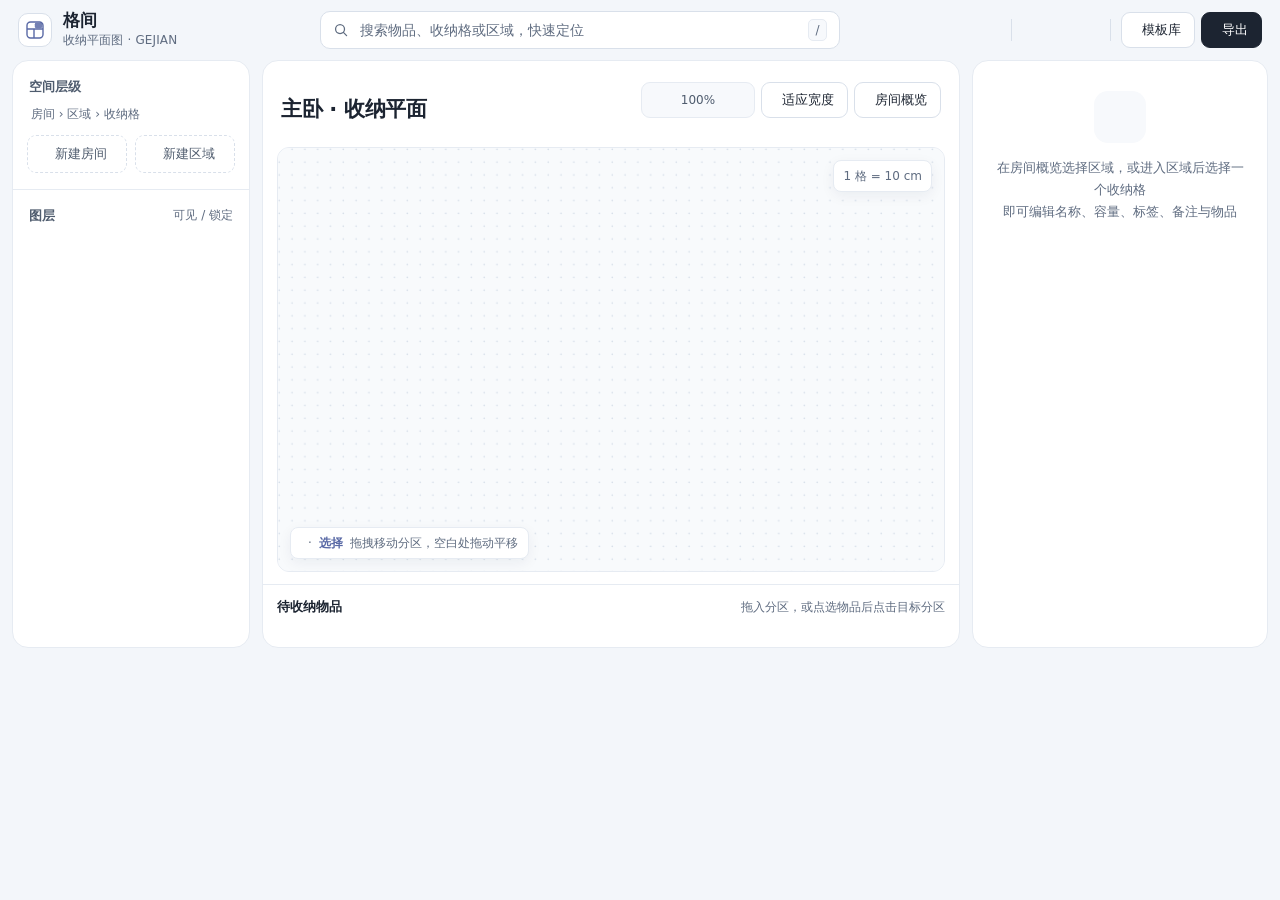
<file: .build/index.tpl.html>
<!DOCTYPE html>
<html lang="zh-CN" data-theme="light">
<head>
<meta charset="UTF-8">
<meta name="viewport" content="width=device-width, initial-scale=1, viewport-fit=cover">
<meta name="theme-color" content="#f4f6f9">
<title>格间 · 居家收纳平面图</title>
<style id="tw-css">/*__TW_CSS__*/</style>
<style>
/* ============================================================
   格间 GEJIAN — 设计令牌
   浅色：冷白 / 浅灰 / 低饱和靛蓝   深色：深炭黑 + 灰蓝辅助
   ============================================================ */
:root{
  --chrome:#f3f6fa;      --surface:#ffffff;   --raised:#f7f9fc;
  --canvas:#f8fafc;      --well:#eef2f7;      --dot:#d7dfe9;
  --line:#e6ebf2;        --line-2:#d9e0ea;    --control:#cfd7e3;
  --ink:#1c2431;         --muted:#4f5c6e;     --faint:#5f6c80;
  --accent:#5a6aa6;      --accent-2:#46568d;  --accent-soft:#e9edf8;
  --accent-tint:#f2f4fb; --halo:rgba(90,106,166,.16);
  --warn:#b4544a;        --warn-soft:#fbedeb;  --warn-line:#e6c2bb;
  --zone:#ffffff;        --zone-alt:#f2f5fa;  --zone-line:#c9d3e2;
  --shadow:0 6px 20px rgba(24,36,60,.06), 0 1px 3px rgba(24,36,60,.04);
  --shadow-sm:0 4px 14px rgba(24,36,60,.06);
  --r-panel:16px; --r-card:12px; --r-ctrl:10px;
}
:root[data-theme="dark"]{
  --chrome:#14181e;      --surface:#1a1f27;   --raised:#202630;
  --canvas:#171c24;      --well:#12171e;      --dot:#2b3543;
  --line:#2a323e;        --line-2:#384252;    --control:#455165;
  --ink:#e9eef6;         --muted:#a8b4c5;     --faint:#8d9aad;
  --accent:#94a6d8;      --accent-2:#b3c2ea;  --accent-soft:#28334c;
  --accent-tint:#222b3c; --halo:rgba(148,166,216,.20);
  --warn:#e89084;        --warn-soft:#3a2426;  --warn-line:#5c3636;
  --zone:#1f2630;        --zone-alt:#232c38;  --zone-line:#3d4959;
  --shadow:0 6px 20px rgba(0,0,0,.34), 0 1px 3px rgba(0,0,0,.20);
  --shadow-sm:0 4px 14px rgba(0,0,0,.28);
}
*,*::before,*::after{box-sizing:border-box}
[hidden]{display:none !important}
html,body{height:100%;margin:0}
body{
  font-family:"Inter","PingFang SC","HarmonyOS Sans SC","Microsoft YaHei",system-ui,-apple-system,sans-serif;
  background:var(--chrome); color:var(--ink); font-size:14px; line-height:1.5;
  -webkit-font-smoothing:antialiased; overflow:hidden;
}
button,input,textarea{font:inherit;color:inherit}
button{cursor:pointer;background:none;border:0;padding:0}
input,textarea{background:none;border:0;outline:none}
svg{display:block}
:focus-visible{outline:2px solid var(--accent);outline-offset:2px;border-radius:6px}
::selection{background:var(--accent-soft);color:var(--ink)}
.num{font-variant-numeric:tabular-nums}

/* ---------- 语义色 ---------- */
.u-surface{background:var(--surface)}
.u-panel{background:var(--surface);border:1px solid var(--line);border-radius:var(--r-panel)}
.u-raised{background:var(--raised)}
.u-ink{color:var(--ink)} .u-muted{color:var(--muted)} .u-faint{color:var(--faint)}
.u-line{border-color:var(--line)} .u-accent{color:var(--accent)}
.u-divide{border-top:1px solid var(--line)}

/* ---------- 顶栏 ---------- */
.topbar{display:flex;align-items:center;gap:14px;min-height:60px;padding:0 18px;
  background:var(--chrome);flex:none;position:relative;z-index:40}
.brand{display:flex;align-items:center;gap:11px;flex:none;min-width:176px}
.brand-mark{width:34px;height:34px;border-radius:10px;background:var(--surface);
  border:1px solid var(--line-2);display:grid;place-items:center;flex:none}
.brand-name{font-size:17px;font-weight:650;letter-spacing:.02em;line-height:1.1}
.brand-sub{font-size:12px;color:var(--faint);letter-spacing:.01em;margin-top:2px}
.search-wrap{position:relative;flex:1;max-width:520px;margin:0 auto}
.search-box{height:38px;display:flex;align-items:center;gap:9px;padding:0 12px;
  background:var(--surface);border:1px solid var(--line-2);border-radius:var(--r-ctrl);
  transition:border-color .2s,box-shadow .2s}
.search-box:focus-within{border-color:var(--accent);box-shadow:0 0 0 3px var(--halo)}
.search-box input{flex:1;min-width:0;font-size:13.5px}
.search-box input::placeholder{color:var(--faint)}
.kbd{font-size:12px;color:var(--faint);border:1px solid var(--line);border-radius:5px;
  padding:1px 6px;background:var(--raised);white-space:nowrap}
.search-results{position:absolute;top:44px;left:0;right:0;z-index:80;background:var(--surface);
  border:1px solid var(--line-2);border-radius:var(--r-card);box-shadow:var(--shadow);
  padding:6px;max-height:290px;overflow:auto}
.search-results[hidden]{display:none}
.sr-item{display:flex;align-items:center;gap:10px;width:100%;padding:9px 10px;border-radius:8px;
  text-align:left;min-height:44px}
.sr-item:hover,.sr-item:focus-visible{background:var(--raised)}
.sr-empty{padding:16px 12px;color:var(--faint);font-size:13px}
.top-actions{display:flex;align-items:center;gap:6px;flex:none}
.icon-btn{width:36px;height:36px;border-radius:9px;display:grid;place-items:center;color:var(--muted);
  transition:background .18s,color .18s,transform .18s}
.icon-btn:hover{background:var(--raised);color:var(--ink)}
.icon-btn:active{transform:scale(.94)}
.icon-btn:disabled{opacity:.34;cursor:not-allowed}
.icon-btn.is-on{background:var(--accent-soft);color:var(--accent)}
.pill-btn{height:36px;display:flex;align-items:center;gap:7px;padding:0 13px;border-radius:9px;
  border:1px solid var(--line-2);background:var(--surface);font-size:13px;font-weight:520;
  color:var(--ink);transition:transform .18s,border-color .18s,box-shadow .18s}
.pill-btn:hover{border-color:var(--accent);box-shadow:var(--shadow-sm)}
.pill-btn:active{transform:translateY(1px)}
.pill-btn.primary{background:var(--ink);color:var(--surface);border-color:var(--ink)}
.pill-btn.primary:hover{opacity:.88}
.top-sep{width:1px;height:22px;background:var(--line-2);margin:0 4px}
.mobile-only{display:none}
.dropdown{position:absolute;z-index:90;background:var(--surface);border:1px solid var(--line-2);
  border-radius:var(--r-card);box-shadow:var(--shadow);padding:6px;min-width:196px}
.dropdown[hidden]{display:none}
.dd-item{display:flex;align-items:center;gap:10px;width:100%;min-height:42px;padding:8px 10px;
  border-radius:8px;font-size:13.5px;text-align:left}
.dd-item:hover{background:var(--raised)}
.dd-item span:last-child{color:var(--faint);font-size:12px;margin-left:auto}

/* ---------- 三栏主体 ---------- */
.main-grid{display:grid;grid-template-columns:238px minmax(0,1fr) 296px;gap:12px;
  padding:0 12px 12px;flex:1;min-height:0;background:var(--chrome)}
.side{display:flex;flex-direction:column;min-height:0;overflow:hidden;
  background:var(--surface);border:1px solid var(--line);border-radius:var(--r-panel)}
.side-scroll{overflow-y:auto;min-height:0;flex:1;scrollbar-width:thin}
.sec-head{display:flex;align-items:center;justify-content:space-between;padding:16px 16px 8px}
.sec-title{font-size:13px;font-weight:600;color:var(--muted)}
.sec-count{font-size:12px;color:var(--faint)}
.drawer-head{display:none}

/* 空间树 */
.tree-row{display:flex;align-items:center;gap:10px;width:calc(100% - 16px);margin:2px 8px;
  min-height:42px;padding:0 10px;border-radius:9px;text-align:left;color:var(--muted);
  transition:background .18s,color .18s}
.tree-row:hover{background:var(--raised);color:var(--ink)}
.tree-row.active{background:var(--raised);color:var(--ink);font-weight:600}
.tree-row.active .tree-ico{color:var(--accent)}
.tree-ico{color:var(--faint);flex:none}
.tree-name{font-size:13.5px;flex:1;min-width:0;overflow:hidden;text-overflow:ellipsis;white-space:nowrap}
.tree-badge{font-size:12px;color:var(--faint);background:var(--raised);
  border-radius:6px;padding:1px 7px;flex:none}
.tree-row.active .tree-badge{background:var(--surface)}
.tree-legend{font-size:12px;color:var(--faint);padding:0 18px 8px}
#spaceTree{max-height:52vh;overflow-y:auto;scrollbar-width:thin;padding-right:2px}
#spaceTree::-webkit-scrollbar{width:5px}
#spaceTree::-webkit-scrollbar-thumb{background:var(--line-2);border-radius:9px}
.lbl-short{display:none}
.tree-group{margin-bottom:2px}
.tree-row.lvl2{padding-left:22px;min-height:38px}
.tree-row.lvl3{padding-left:38px;min-height:34px;color:var(--faint)}
.tree-row.lvl3 .tree-name{font-size:12.5px}
.tree-row.lvl2.active{background:var(--accent-soft);color:var(--accent-2);font-weight:600}
.tree-row.lvl3.active{background:var(--raised);color:var(--accent-2)}
.tree-caret{margin-left:auto;width:28px;height:28px;border-radius:6px;display:grid;place-items:center;
  color:var(--faint);flex:none;transition:transform .2s}
.tree-caret.closed{transform:rotate(-90deg)}
.tree-caret:hover{background:var(--surface);color:var(--ink)}
.tree-dot{width:6px;height:6px;border-radius:50%;background:var(--line-2);flex:none}
.tree-row.lvl3.active .tree-dot{background:var(--accent)}
.crumb{display:flex;align-items:center;gap:6px;font-size:12px;color:var(--faint);
  margin-bottom:3px;min-height:18px;flex-wrap:nowrap;white-space:nowrap;overflow:hidden;max-width:100%}
.crumb button{color:var(--muted);text-decoration:underline;text-underline-offset:2px;min-height:18px}
.crumb button:hover{color:var(--accent-2)}
.crumb span.cur,.crumb button.cur{color:var(--accent-2);font-weight:600;text-decoration:none}
.tray-info{cursor:pointer}
.side-foot{padding:12px 14px;border-top:1px solid var(--line)}
.ghost-btn{width:100%;min-height:38px;border:1px dashed var(--line-2);border-radius:9px;
  display:flex;align-items:center;justify-content:center;gap:7px;font-size:13px;color:var(--muted);
  transition:border-color .18s,color .18s,background .18s}
.ghost-btn:hover{border-color:var(--accent);color:var(--accent);background:var(--accent-tint)}

/* 图层 */
.layer-row{display:flex;align-items:center;gap:4px;margin:1px 8px;padding:0 6px 0 10px;
  min-height:42px;border-radius:9px;transition:background .18s}
.layer-row:hover{background:var(--raised)}
.layer-name{flex:1;font-size:13px;color:var(--ink)}
.layer-row.is-hidden .layer-name{color:var(--faint);text-decoration:line-through;text-decoration-color:var(--line-2)}
.layer-dot{width:7px;height:7px;border-radius:50%;background:var(--accent);opacity:.55;flex:none;margin-right:8px}
.layer-row.is-hidden .layer-dot{opacity:.15}
.layer-btn{width:32px;height:32px;border-radius:7px;display:grid;place-items:center;color:var(--faint)}
.layer-btn:hover{background:var(--surface);color:var(--ink)}
.layer-btn.is-off{color:var(--line-2)}
.layer-btn.is-locked{color:var(--accent)}

/* ---------- 中栏 / 画布 ---------- */
.center-col{display:flex;flex-direction:column;min-height:0;min-width:0;overflow:hidden;
  background:var(--surface);border:1px solid var(--line);border-radius:var(--r-panel)}
.canvas-head{display:flex;align-items:center;justify-content:space-between;gap:12px;
  padding:14px 18px 10px;flex:none}
.canvas-head h1{font-size:21px;font-weight:640;letter-spacing:-.015em;margin:0;line-height:1.25}
.canvas-sub{font-size:13px;color:var(--muted);margin-top:3px}
.head-tools{display:flex;align-items:center;gap:6px;flex:none}
.zoom-group{display:flex;align-items:center;gap:2px;background:var(--raised);
  border:1px solid var(--line);border-radius:9px;padding:2px}
.zoom-group button{width:30px;height:30px;border-radius:7px;display:grid;place-items:center;color:var(--muted)}
.zoom-group button:hover{background:var(--surface);color:var(--ink)}
.zoom-label{font-size:12px;color:var(--muted);min-width:44px;text-align:center}

/* 工具栏 */
.toolbar{display:flex;align-items:center;gap:5px;padding:0 14px 12px;overflow-x:auto;flex:none;
  scrollbar-width:none;-ms-overflow-style:none}
.toolbar::-webkit-scrollbar{display:none}
.tool{display:flex;align-items:center;gap:7px;height:38px;padding:0 11px;border-radius:9px;
  border:1px solid transparent;color:var(--muted);font-size:13px;white-space:nowrap;flex:none;
  transition:background .18s,color .18s,border-color .18s,transform .18s}
.tool:hover{background:var(--raised);color:var(--ink)}
.tool:active{transform:translateY(1px)}
.tool.active{background:var(--accent-soft);color:var(--accent-2);border-color:var(--accent);font-weight:600}
.tool.toggle-on{color:var(--accent)}
.tool-sep{width:1px;height:22px;background:var(--line-2);margin:0 5px;flex:none}

/* 画布 */
.canvas-wrap{position:relative;flex:1;min-height:0;margin:0 14px;border-radius:12px;
  border:1px solid var(--line);background:var(--canvas);overflow:hidden}
#plan{width:100%;height:100%;touch-action:none;cursor:grab;display:block}
#plan.drawing{cursor:crosshair}
#plan.panning{cursor:grabbing}
.canvas-corner{position:absolute;bottom:12px;left:12px;display:flex;align-items:center;gap:7px;
  background:var(--surface);border:1px solid var(--line);border-radius:8px;padding:6px 10px;
  font-size:12px;color:var(--faint);box-shadow:var(--shadow-sm);pointer-events:none}
.canvas-corner b{color:var(--accent);font-weight:600}
.canvas-compass{position:absolute;top:12px;right:12px;background:var(--surface);
  border:1px solid var(--line);border-radius:8px;padding:6px 9px;font-size:12px;color:var(--faint);
  box-shadow:var(--shadow-sm);pointer-events:none}
.mobile-zoom{display:none;position:absolute;right:12px;bottom:12px;z-index:25;
  align-items:center;gap:2px;background:var(--surface);border:1px solid var(--line);
  border-radius:11px;padding:3px;box-shadow:var(--shadow-sm)}
.mobile-zoom button{width:40px;height:40px;border-radius:8px;display:grid;place-items:center;
  color:var(--muted)}
.mobile-zoom button:hover{background:var(--raised);color:var(--ink)}
.mobile-zoom span{font-size:12px;color:var(--muted);min-width:38px;text-align:center}
.mobile-zoom .mz-fit{width:auto;padding:0 10px;font-size:12.5px;color:var(--accent)}
.canvas-tip{position:absolute;top:12px;left:12px;max-width:min(72%,340px);
  background:var(--surface);border:1px solid var(--line);border-radius:9px;padding:8px 11px;
  font-size:12px;color:var(--muted);box-shadow:var(--shadow-sm);pointer-events:none;
  transition:opacity .25s}
.canvas-tip[hidden]{display:none}

/* ---------- 防重叠反馈 / 尺寸手柄 ---------- */
.rh{cursor:nwse-resize}
.draft-hint{pointer-events:none;user-select:none}
/* ---------- 照片缩略图 ---------- */
.ph{display:block;object-fit:cover;border-radius:7px;flex:none;border:1px solid var(--line);background:var(--raised)}
.ph-24{width:24px;height:24px}
.ph-32{width:32px;height:32px;border-radius:9px}
.tray-info{position:absolute;right:6px;top:6px;width:28px;height:28px;border-radius:7px;
  display:grid;place-items:center;color:var(--faint);z-index:2}
.tray-info:hover{background:var(--raised);color:var(--accent)}
.item-open{color:var(--ink);text-align:left;flex:1;min-width:0;overflow:hidden;text-overflow:ellipsis;white-space:nowrap;
  padding:0;font-size:13px;background:none;border:0}
.item-open:hover{color:var(--accent);text-decoration:underline}
/* ---------- 物品详情弹窗 ---------- */
.item-path{font-size:12.5px;color:var(--muted);margin:5px 0 0}
.item-body{display:grid;grid-template-columns:230px minmax(0,1fr);gap:20px;padding:14px 24px 24px}
.item-photo{width:100%;height:210px;border-radius:12px;background:var(--raised);
  border:1px dashed var(--line-2);display:grid;place-items:center;overflow:hidden}
.item-photo img{width:100%;height:100%;object-fit:contain;background:var(--surface)}
.ph-empty{text-align:center;color:var(--faint);font-size:12.5px;line-height:1.7;padding:0 12px}
.ph-actions{display:flex;gap:8px;margin-top:10px}
.ph-btn{flex:1;min-height:40px;border-radius:9px;border:1px solid var(--line-2);
  background:var(--surface);font-size:12.5px;display:flex;align-items:center;justify-content:center;gap:6px}
.ph-btn:hover{border-color:var(--accent);color:var(--accent)}
.ph-btn.primary{background:var(--accent);border-color:var(--accent);color:#fff}
.ph-btn.primary:hover{opacity:.9;color:#fff}
.ph-switch{display:flex;gap:6px;margin-top:10px;overflow-x:auto;padding-bottom:2px}
.ph-switch button{width:38px;height:38px;border-radius:9px;border:1px solid var(--line);
  display:grid;place-items:center;flex:none;overflow:hidden;padding:0}
.ph-switch button.active{border-color:var(--accent);box-shadow:0 0 0 2px var(--halo)}
.ph-switch button img{width:32px;height:32px;border:0}
.item-loc{display:flex;align-items:center;gap:7px;font-size:12.5px;color:var(--muted);
  background:var(--raised);border-radius:9px;padding:9px 11px;margin-bottom:14px}
.item-note{font-size:12px;color:var(--faint);line-height:1.6;margin-top:14px}
/* ---------- 手机选中快捷条 ---------- */
.mobile-sel{display:none;position:absolute;left:8px;right:8px;bottom:8px;height:48px;z-index:26;
  align-items:center;gap:8px;background:var(--surface);border:1px solid var(--line);
  border-radius:11px;padding:0 8px 0 12px;box-shadow:var(--shadow-sm)}
.mobile-sel .ms-txt{min-width:0;flex:1;line-height:1.25}
.mobile-sel .ms-name{font-size:13px;font-weight:600;white-space:nowrap;overflow:hidden;text-overflow:ellipsis;display:block}
.mobile-sel .ms-sub{font-size:11.5px;color:var(--faint);display:block}
.mobile-sel button{min-height:38px;padding:0 10px;border-radius:8px;background:var(--accent-soft);
  color:var(--accent-2);font-size:12.5px;flex:none}
/* ---------- 区域快速切换 ---------- */
#areaMenu{position:fixed;z-index:95;min-width:190px}
.dd-item .dd-check{margin-left:auto;color:var(--accent)}

/* SVG 交互态 */
.zone{cursor:pointer}
.zone .zone-shape{transition:stroke .18s,fill .18s,stroke-width .18s}
.zone:hover .zone-shape{stroke:var(--accent)}
.zone-halo{fill:none;stroke:var(--accent);stroke-width:11;opacity:0;transition:opacity .2s;pointer-events:none}
.zone.selected .zone-halo{opacity:.16}
.zone.drop-target .zone-halo{opacity:.5}
.zone.selected .zone-shape{stroke:var(--accent);stroke-width:2.2}
.zone.drop-target .zone-shape{stroke:var(--accent);stroke-width:2.6}
.zone.flash .zone-shape{animation:zoneFlash 1s ease-in-out 3}
.zone.flash .zone-halo{animation:haloFlash 1s ease-in-out 3}
@keyframes zoneFlash{0%,100%{stroke:var(--accent);}50%{stroke:var(--accent-2);stroke-width:3.4}}
@keyframes haloFlash{0%,100%{opacity:.13}50%{opacity:.52}}
.svg-text{pointer-events:none;user-select:none}
.zone-hit{fill:transparent;stroke:none;pointer-events:all}

/* 行内标注输入 */
.inline-editor{position:absolute;z-index:30;background:var(--surface);border:1px solid var(--accent);
  border-radius:9px;box-shadow:var(--shadow);padding:8px;display:flex;gap:6px;align-items:center}
.inline-editor[hidden]{display:none}
.inline-editor input{width:168px;height:32px;padding:0 8px;background:var(--raised);
  border-radius:6px;font-size:13px}
.inline-editor button{height:32px;padding:0 11px;border-radius:6px;background:var(--accent);
  color:#fff;font-size:13px}

/* ---------- 底部托盘 ---------- */
.tray{flex:none;padding:12px 14px 14px;border-top:1px solid var(--line);margin-top:12px}
.tray-head{display:flex;align-items:center;justify-content:space-between;gap:10px;margin-bottom:9px}
.tray-title{font-size:13px;font-weight:600}
.tray-hint{font-size:12px;color:var(--faint)}
.tray-list{display:flex;gap:9px;overflow-x:auto;padding:2px 2px 6px;scrollbar-width:thin}
.tray-list::-webkit-scrollbar{height:5px}
.tray-list::-webkit-scrollbar-thumb{background:var(--line-2);border-radius:9px}
.tray-card{position:relative;flex:none;min-width:158px;max-width:190px;min-height:64px;
  background:var(--surface);  border:1px solid var(--line-2);border-radius:var(--r-card);
  padding:10px 11px;display:flex;align-items:center;gap:10px;text-align:left;
  transition:transform .2s,box-shadow .2s,border-color .2s;touch-action:pan-x;user-select:none}
.tray-card:hover{transform:translateY(-3px);box-shadow:var(--shadow-sm);border-color:var(--accent)}
.tray-card.armed{transform:translateY(-4px);border-color:var(--accent);
  box-shadow:0 0 0 3px var(--halo),var(--shadow-sm)}
.tray-ico{width:26px;height:26px;display:grid;place-items:center;
  color:var(--faint);flex:none}
.tray-name{font-size:13px;font-weight:550;white-space:nowrap;overflow:hidden;text-overflow:ellipsis}
.tray-cat{font-size:12px;color:var(--faint);margin-top:2px}
.tray-grip{position:absolute;right:9px;top:9px;color:var(--line-2)}
.tray-empty{font-size:13px;color:var(--faint);padding:14px 4px}
.armed-bar{display:none;align-items:center;gap:9px;margin-bottom:9px;padding:8px 11px;
  background:var(--accent-soft);border-radius:9px;color:var(--accent-2);font-size:13px}
.armed-bar.show{display:flex}
.armed-bar button{margin-left:auto;color:var(--accent-2);font-size:12px;text-decoration:underline}
.drag-ghost{position:fixed;z-index:200;pointer-events:none;background:var(--surface);
  border:1px solid var(--accent);border-radius:10px;padding:8px 12px;font-size:13px;
  box-shadow:var(--shadow);transform:translate(-50%,-50%) rotate(-2deg);white-space:nowrap}

/* ---------- 右侧属性 ---------- */
.prop{padding:0 16px 16px}
.prop-hero{padding:16px 16px 12px;display:flex;align-items:center;gap:10px}
.prop-hero-ico{width:34px;height:34px;display:grid;place-items:center;
  color:var(--muted);flex:none}
.chip{display:inline-flex;align-items:center;gap:5px;font-size:12px;padding:3px 9px;
  border-radius:999px;background:var(--raised);color:var(--muted);border:1px solid var(--line)}
.chip.accent{background:var(--accent-soft);color:var(--accent-2);border-color:transparent}
.field{margin-bottom:16px}
.field-label{font-size:12px;color:var(--muted);margin-bottom:7px;display:flex;justify-content:space-between}
.field-input{width:100%;min-height:38px;padding:8px 11px;background:var(--raised);
  border:1px solid var(--line);border-radius:9px;font-size:13.5px;transition:border-color .18s}
.field-input:focus{border-color:var(--accent)}
textarea.field-input{resize:vertical;min-height:76px;line-height:1.55}
.cap-track{height:8px;border-radius:999px;background:var(--raised);overflow:hidden;border:1px solid var(--line)}
.cap-fill{height:100%;background:var(--accent);border-radius:999px;transition:width .35s ease}
.cap-meta{display:flex;align-items:center;justify-content:space-between;margin-top:7px;font-size:12px;color:var(--muted)}
.stepper{display:flex;align-items:center;gap:2px;background:var(--raised);border:1px solid var(--line);border-radius:8px;padding:2px}
.stepper button{width:26px;height:26px;border-radius:6px;display:grid;place-items:center;color:var(--muted)}
.stepper button:hover{background:var(--surface);color:var(--ink)}
.tag-row{display:flex;flex-wrap:wrap;gap:6px}
.tag-add{display:flex;gap:6px;margin-top:8px}
.tag-add input{flex:1;min-width:0;height:34px;padding:0 9px;background:var(--raised);
  border:1px solid var(--line);border-radius:8px;font-size:13px}
.tag-add button{height:34px;padding:0 11px;border-radius:8px;background:var(--accent-soft);
  color:var(--accent-2);font-size:13px}
.item-row{display:flex;align-items:center;gap:9px;padding:8px 0;border-bottom:1px solid var(--line)}
.item-row:last-child{border-bottom:0}
.item-dot{width:7px;height:7px;border-radius:50%;background:var(--accent);opacity:.6;flex:none}
.item-name{font-size:13px;flex:1;min-width:0;overflow:hidden;text-overflow:ellipsis;white-space:nowrap}
.item-cat{font-size:12px;color:var(--faint)}
.item-remove{width:28px;height:28px;border-radius:7px;display:grid;place-items:center;color:var(--faint)}
.item-remove:hover{background:var(--raised);color:var(--accent)}
.empty-state{padding:30px 18px;text-align:center;color:var(--faint)}
.empty-state .es-ico{width:52px;height:52px;margin:0 auto 14px;border-radius:14px;
  background:var(--raised);display:grid;place-items:center;color:var(--muted)}
.empty-state p{font-size:13px;line-height:1.7;margin:0}

/* ---------- 浮层：弹窗 / 抽屉 / 提示 ---------- */
.scrim{position:fixed;inset:0;background:rgba(18,26,40,.34);z-index:70;opacity:0;
  pointer-events:none;transition:opacity .25s}
.scrim.show{opacity:1;pointer-events:auto}
.modal{position:fixed;z-index:100;left:50%;top:50%;transform:translate(-50%,-48%) scale(.98);
  width:min(760px,calc(100vw - 32px));max-height:min(84vh,760px);overflow:auto;
  background:var(--surface);border:1px solid var(--line-2);border-radius:18px;box-shadow:var(--shadow);
  opacity:0;pointer-events:none;transition:opacity .22s,transform .22s}
.modal.show{opacity:1;pointer-events:auto;transform:translate(-50%,-50%) scale(1)}
.modal-head{display:flex;align-items:flex-start;justify-content:space-between;gap:16px;padding:22px 24px 6px}
.modal-head h2{font-size:19px;font-weight:640;margin:0}
.modal-head p{font-size:13px;color:var(--muted);margin:5px 0 0}
.tpl-grid{display:grid;grid-template-columns:repeat(3,minmax(0,1fr));gap:12px;padding:16px 24px 24px}
.tpl-card{border:1px solid var(--line);border-radius:12px;padding:12px;text-align:left;
  transition:transform .2s,box-shadow .2s,border-color .2s;background:var(--surface)}
.tpl-card:hover{transform:translateY(-3px);box-shadow:var(--shadow-sm);border-color:var(--accent)}
.tpl-thumb{height:96px;border-radius:8px;background:var(--canvas);border:1px solid var(--line);
  display:grid;place-items:center;margin-bottom:11px;overflow:hidden}
.tpl-thumb svg{width:100%;height:100%}
.tpl-name{font-size:13.5px;font-weight:600}
.tpl-desc{font-size:12px;color:var(--faint);margin-top:3px;line-height:1.5}
.tpl-use{font-size:12px;color:var(--accent-2);margin-top:9px;display:flex;align-items:center;gap:5px}
.toast{position:fixed;left:50%;bottom:132px;transform:translate(-50%,14px);z-index:95;
  display:flex;align-items:center;gap:9px;background:var(--surface);border:1px solid var(--line-2);
  border-radius:11px;padding:10px 15px;box-shadow:var(--shadow);font-size:13px;
  opacity:0;pointer-events:none;transition:opacity .24s,transform .24s;max-width:90vw}
.toast.show{opacity:1;transform:translate(-50%,0)}
.toast-dot{width:7px;height:7px;border-radius:50%;background:var(--accent);flex:none}

/* 手机底部导航 */
.mobile-nav{display:none;position:fixed;left:0;right:0;bottom:0;z-index:65;height:58px;
  padding-bottom:env(safe-area-inset-bottom);background:var(--surface);border-top:1px solid var(--line);
  align-items:stretch}
.mobile-nav button{flex:1;display:flex;flex-direction:column;align-items:center;justify-content:center;
  gap:2px;color:var(--faint);font-size:12px;min-height:56px}
.mobile-nav button.active{color:var(--accent)}
.mobile-nav button.active .mn-ico{background:var(--accent-soft)}
.mn-ico{width:36px;height:24px;border-radius:7px;display:grid;place-items:center;transition:background .2s}

/* 平板：右栏折叠 */
.tablet-only{display:none}
#rightPanel,#leftPanel{transition:transform .28s cubic-bezier(.22,.8,.3,1),box-shadow .28s}

/* ---------- 响应式 ---------- */
@media (max-width:1199px){
  .main-grid{grid-template-columns:220px minmax(0,1fr);gap:10px;padding:0 10px 10px}
  #rightPanel{position:fixed;right:0;top:0;bottom:0;width:min(340px,86vw);z-index:80;
    border-radius:16px 0 0 16px;transform:translateX(101%)}
  #rightPanel.open{transform:translateX(0)}
  #rightPanel .drawer-head{display:flex}
  .tablet-only{display:inline-flex}
  .brand{min-width:0}
  .brand-sub{display:none}
  .toolbar{margin-right:10px}
  .head-tools .zoom-group{display:none}
  #fitBtn{display:none}
  .mobile-zoom{display:flex}
  .lbl-full{display:none}
  .lbl-short{display:inline}
  .canvas-head{gap:8px}
}
@media (max-width:767px){
  .topbar{min-height:0;flex-wrap:wrap;gap:8px;padding:9px 12px 10px}
  .brand{min-width:0;flex:1}
  .brand-sub{display:none}
  .brand-name{font-size:16px}
  .search-wrap{order:5;flex:1 0 100%;max-width:none;margin:0}
  .search-box{height:40px}
  .kbd{display:none}
  .desktop-actions{display:none}
  .mobile-only{display:flex;align-items:center;gap:4px}
  .mobile-only .icon-btn{width:40px;height:40px}
  .main-grid{display:block;padding:0;flex:1}
  .side{position:fixed;top:0;bottom:0;width:min(340px,88vw);z-index:80;border-radius:0 16px 16px 0;
    transform:translateX(-101%)}
  #rightPanel{width:min(340px,88vw);border-radius:16px 0 0 16px;transform:translateX(101%)}
  #leftPanel.open,#rightPanel.open{transform:translateX(0)}
  .side .drawer-head{display:flex}
  .center-col{height:100%;border:0;border-radius:0;padding-bottom:164px}
  .canvas-head{padding:10px 16px 8px}
  .canvas-head h1{font-size:18px}
  .canvas-sub{font-size:12px}
  .head-tools .zoom-group{display:none}
  .toolbar{margin:0 16px;padding:0 0 10px;gap:6px}
  .tool{height:44px;padding:0 13px;font-size:13px}
  .tool-sep{margin:0 3px}
  .canvas-wrap{margin:0 16px;min-height:220px}
  .canvas-tip{font-size:12px;padding:7px 9px;max-width:56%}
  .canvas-corner,.canvas-compass{display:none}
  .mobile-zoom{display:flex;top:10px;right:10px;bottom:auto}
  .mobile-sel{display:flex}
  .mobile-sel button{min-height:40px}
  .tray-info{width:36px;height:36px}
  .item-body{grid-template-columns:1fr;gap:14px;padding:12px 16px 20px}
  .item-photo{height:180px}
  .ph-btn{min-height:44px}
  .tray{position:fixed;left:0;right:0;bottom:58px;z-index:60;margin:0;padding:9px 16px 8px;
    background:var(--surface);border-top:1px solid var(--line);box-shadow:0 -6px 18px rgba(20,30,50,.05)}
  .tray-list{min-height:70px}
  .tray-card{min-width:146px;min-height:60px}
  .tray-hint{display:none}
  .mobile-nav{display:flex}
  .icon-btn{width:40px;height:40px}
  .pill-btn{height:40px}
  .tpl-grid{grid-template-columns:repeat(2,minmax(0,1fr));gap:10px;padding:14px 16px 18px}
  .modal-head{padding:18px 16px 4px}
  .tpl-thumb{height:78px}
  .toast{top:300px;bottom:auto;left:50%;right:auto;transform:translate(-50%,12px);
    font-size:13px;max-width:calc(100vw - 32px);min-width:0}
  .toast.show{transform:translate(-50%,0)}
  .lbl-full{display:none}
  .lbl-short{display:inline}
  #detailBtn{display:none !important}
  #spaceTree{max-height:40vh}
  .layer-btn,.tree-row,.dd-item,.sr-item,.tree-row.lvl2,.tree-row.lvl3{min-height:44px}
  .tree-caret{width:36px;height:36px}
  .layer-btn{width:40px;height:40px}
}
@media (max-width:400px){
  .canvas-head .head-tools .hide-xs{display:none}
  .tpl-grid{grid-template-columns:1fr}
}
@media (prefers-reduced-motion:reduce){
  *,*::before,*::after{animation-duration:.01ms !important;transition-duration:.01ms !important}
}
</style>
</head>
<body>
<div id="app" class="flex flex-col h-full">

  <!-- ================= 顶栏 ================= -->
  <header class="topbar">
    <div class="brand">
      <div class="brand-mark" aria-hidden="true">
        <svg width="20" height="20" viewBox="0 0 20 20" fill="none">
          <rect x="2" y="2" width="16" height="16" rx="3.5" stroke="var(--accent)" stroke-width="1.4"/>
          <path d="M2 9h16M9 9v9" stroke="var(--accent)" stroke-width="1.4"/>
          <rect x="9.8" y="2.8" width="7.4" height="5.4" rx="1.4" fill="var(--accent)" opacity=".85"/>
        </svg>
      </div>
      <div>
        <div class="brand-name">格间</div>
        <div class="brand-sub">收纳平面图 · GEJIAN</div>
      </div>
    </div>

    <div class="search-wrap">
      <div class="search-box">
        <svg width="16" height="16" viewBox="0 0 20 20" fill="none" style="color:var(--faint);flex:none">
          <circle cx="8.8" cy="8.8" r="5.6" stroke="currentColor" stroke-width="1.6"/>
          <path d="m13 13 4 4" stroke="currentColor" stroke-width="1.6" stroke-linecap="round"/>
        </svg>
        <input id="searchInput" type="search" autocomplete="off" placeholder="搜索物品、收纳格或区域，快速定位" aria-label="搜索物品、收纳格或区域">
        <span class="kbd">/</span>
      </div>
      <div id="searchResults" class="search-results" hidden></div>
    </div>

    <div class="top-actions desktop-actions">
      <button id="themeToggle" class="icon-btn" title="切换深浅主题" aria-label="切换深浅主题"></button>
      <div class="top-sep"></div>
      <button id="undoBtn" class="icon-btn" title="撤销 (Ctrl+Z)" aria-label="撤销" disabled></button>
      <button id="redoBtn" class="icon-btn" title="重做 (Ctrl+Shift+Z)" aria-label="重做" disabled></button>
      <div class="top-sep"></div>
      <button id="tplBtn" class="pill-btn"><span data-icon="grid"></span>模板库</button>
      <div style="position:relative">
        <button id="exportBtn" class="pill-btn primary"><span data-icon="download"></span>导出</button>
        <div id="exportMenu" class="dropdown" style="right:0;top:44px" hidden></div>
      </div>
    </div>

    <div class="top-actions mobile-only">
      <button id="mTheme" class="icon-btn" aria-label="切换深浅主题"></button>
      <div style="position:relative">
        <button id="mMore" class="icon-btn" aria-label="更多操作"></button>
        <div id="mobileMoreMenu" class="dropdown" style="right:0;top:46px" hidden></div>
      </div>
    </div>
  </header>

  <!-- ================= 三栏主体 ================= -->
  <div class="main-grid">

    <!-- 左栏 -->
    <aside id="leftPanel" class="side" aria-label="空间与图层面板">
      <div class="drawer-head sec-head" style="padding:14px 16px 8px">
        <span class="sec-title" style="font-size:15px;font-weight:650;color:var(--ink)">空间与图层</span>
        <button class="icon-btn drawer-close" aria-label="关闭面板"></button>
      </div>
      <div class="side-scroll">
        <div class="sec-head"><span class="sec-title">空间层级</span><span id="spaceCount" class="sec-count"></span></div>
        <div class="tree-legend">房间 › 区域 › 收纳格</div>
        <div id="spaceTree"></div>
        <div class="side-foot" style="border-top:0;padding:4px 14px 10px;display:flex;gap:8px">
          <button id="addSpaceBtn" class="ghost-btn"><span data-icon="plus"></span>新建房间</button>
          <button id="addAreaBtn" class="ghost-btn"><span data-icon="rect"></span>新建区域</button>
        </div>
        <div class="sec-head" style="margin-top:6px;border-top:1px solid var(--line);padding-top:16px">
          <span class="sec-title">图层</span><span class="sec-count">可见 / 锁定</span>
        </div>
        <div id="layerList"></div>
      </div>
      <div class="side-foot" style="display:none"></div>
    </aside>

    <!-- 中栏 -->
    <main class="center-col">
      <div class="canvas-head">
        <div style="min-width:0">
          <div id="crumb" class="crumb"></div>
          <h1 id="spaceTitle">主卧 · 收纳平面</h1>
          <div id="spaceMeta" class="canvas-sub"></div>
        </div>
        <div class="head-tools">
          <div class="zoom-group">
            <button id="zoomOut" aria-label="缩小"></button>
            <span id="zoomLabel" class="zoom-label num">100%</span>
            <button id="zoomIn" aria-label="放大"></button>
          </div>
          <button id="fitBtn" class="pill-btn hide-xs"><span data-icon="fit"></span>适应宽度</button>
          <button id="backRoomBtn" class="pill-btn"><span data-icon="layers"></span><span class="lbl-full">房间概览</span><span class="lbl-short">概览</span></button>
          <button id="detailBtn" class="pill-btn tablet-only"><span data-icon="panel"></span>详情</button>
        </div>
      </div>

      <div class="toolbar" id="toolbar" role="toolbar" aria-label="绘图工具"></div>

      <div class="canvas-wrap" id="canvasWrap">
        <svg id="plan" viewBox="0 0 1040 660" preserveAspectRatio="xMidYMid meet" aria-label="收纳分区平面画布">
          <defs>
            <pattern id="dots" width="20" height="20" patternUnits="userSpaceOnUse">
              <circle id="dotCircle" cx="2" cy="2" r="1.35" fill="#d7dfe9"></circle>
            </pattern>
          </defs>
          <rect id="bgRect" x="-4000" y="-4000" width="9000" height="9000" fill="#f8fafc"></rect>
          <rect id="gridRect" x="-4000" y="-4000" width="9000" height="9000" fill="url(#dots)"></rect>
          <g id="scene"></g>
          <g id="draft"></g>
        </svg>
        <div id="canvasTip" class="canvas-tip" hidden></div>
        <div class="canvas-corner"><span class="num" id="cornerCount"></span><span>·</span><b id="cornerTool">选择</b><span id="cornerHint">拖拽移动分区，空白处拖动平移</span></div>
        <div class="canvas-compass num">1 格 = 10 cm</div>
        <div id="inlineEditor" class="inline-editor" hidden>
          <input id="inlineInput" type="text" placeholder="输入标注内容" maxlength="24">
          <button id="inlineOk">添加</button>
        </div>
        <div class="mobile-zoom" aria-label="画布缩放">
          <button id="mZoomOut" aria-label="缩小"></button>
          <span id="mZoomLabel" class="num">100%</span>
          <button id="mZoomIn" aria-label="放大"></button>
          <button id="mFit" class="mz-fit" aria-label="适应宽度">适应</button>
        </div>
        <div id="mobileSelBar" class="mobile-sel" aria-label="当前选中收纳格">
          <div class="ms-txt"><span id="msName" class="ms-name">未选择收纳格</span><span id="msSub" class="ms-sub">点击画布中的格子查看</span></div>
          <button id="msPhoto" data-mb="photo">照片</button>
          <button id="msDetail" data-mb="detail">详情</button>
        </div>
      </div>

      <div class="tray">
        <div class="tray-head">
          <span class="tray-title">待收纳物品 <span id="trayCount" class="num u-faint" style="font-weight:400"></span></span>
          <span class="tray-hint">拖入分区，或点选物品后点击目标分区</span>
        </div>
        <div id="armedBar" class="armed-bar">
          <span data-icon="hand"></span><span id="armedText"></span>
          <button id="armedCancel">取消</button>
        </div>
        <div id="trayList" class="tray-list"></div>
      </div>
    </main>

    <!-- 右栏 -->
    <aside id="rightPanel" class="side" aria-label="分区属性面板">
      <div class="drawer-head sec-head" style="padding:14px 16px 8px">
        <span class="sec-title" style="font-size:15px;font-weight:650;color:var(--ink)">分区详情</span>
        <button class="icon-btn drawer-close" aria-label="关闭面板"></button>
      </div>
      <div class="side-scroll">
        <div id="propEmpty" class="empty-state">
          <div class="es-ico"><span data-icon="cursor"></span></div>
          <p>在房间概览选择区域，或进入区域后选择一个收纳格<br>即可编辑名称、容量、标签、备注与物品</p>
        </div>
        <div id="propBody" hidden></div>
      </div>
    </aside>
  </div>

  <!-- ================= 手机底部导航 ================= -->
  <nav class="mobile-nav" aria-label="底部导航">
    <button data-drawer="left"><span class="mn-ico"><span data-icon="layers"></span></span>空间</button>
    <button data-drawer="canvas" class="active"><span class="mn-ico"><span data-icon="canvas"></span></span>画布</button>
    <button data-drawer="right"><span class="mn-ico"><span data-icon="panel"></span></span>详情</button>
  </nav>
</div>

<div id="drawerScrim" class="scrim"></div>
<div id="tplScrim" class="scrim"></div>
<div id="itemScrim" class="scrim"></div>
<div id="areaMenu" class="dropdown" hidden></div>
<input id="photoInput" type="file" accept="image/*" hidden>

<!-- 模板库弹窗 -->
<div id="tplModal" class="modal" role="dialog" aria-modal="true" aria-labelledby="tplTitle">
  <div class="modal-head">
    <div>
      <h2 id="tplTitle">通用分区模板</h2>
      <p>模板只提供平面格子，不绑定任何家具造型；插入到当前区域后，可继续横切、竖切与自由绘制收纳格。</p>
    </div>
    <button id="tplClose" class="icon-btn" aria-label="关闭模板库"></button>
  </div>
  <div id="tplGrid" class="tpl-grid"></div>
</div>

<!-- 物品详情 / 照片上传 -->
<div id="itemModal" class="modal" role="dialog" aria-modal="true" aria-labelledby="itemTitle">
  <div class="modal-head">
    <div>
      <h2 id="itemTitle">物品详情</h2>
      <p id="itemPath" class="item-path"></p>
    </div>
    <button id="itemClose" class="icon-btn" aria-label="关闭物品详情"></button>
  </div>
  <div id="itemBody" class="item-body"></div>
</div>

<div id="toast" class="toast" role="status" aria-live="polite"><span class="toast-dot"></span><span id="toastText"></span></div>

<script>/*__APP_JS__*/</script>
</body>
</html>
</file>
